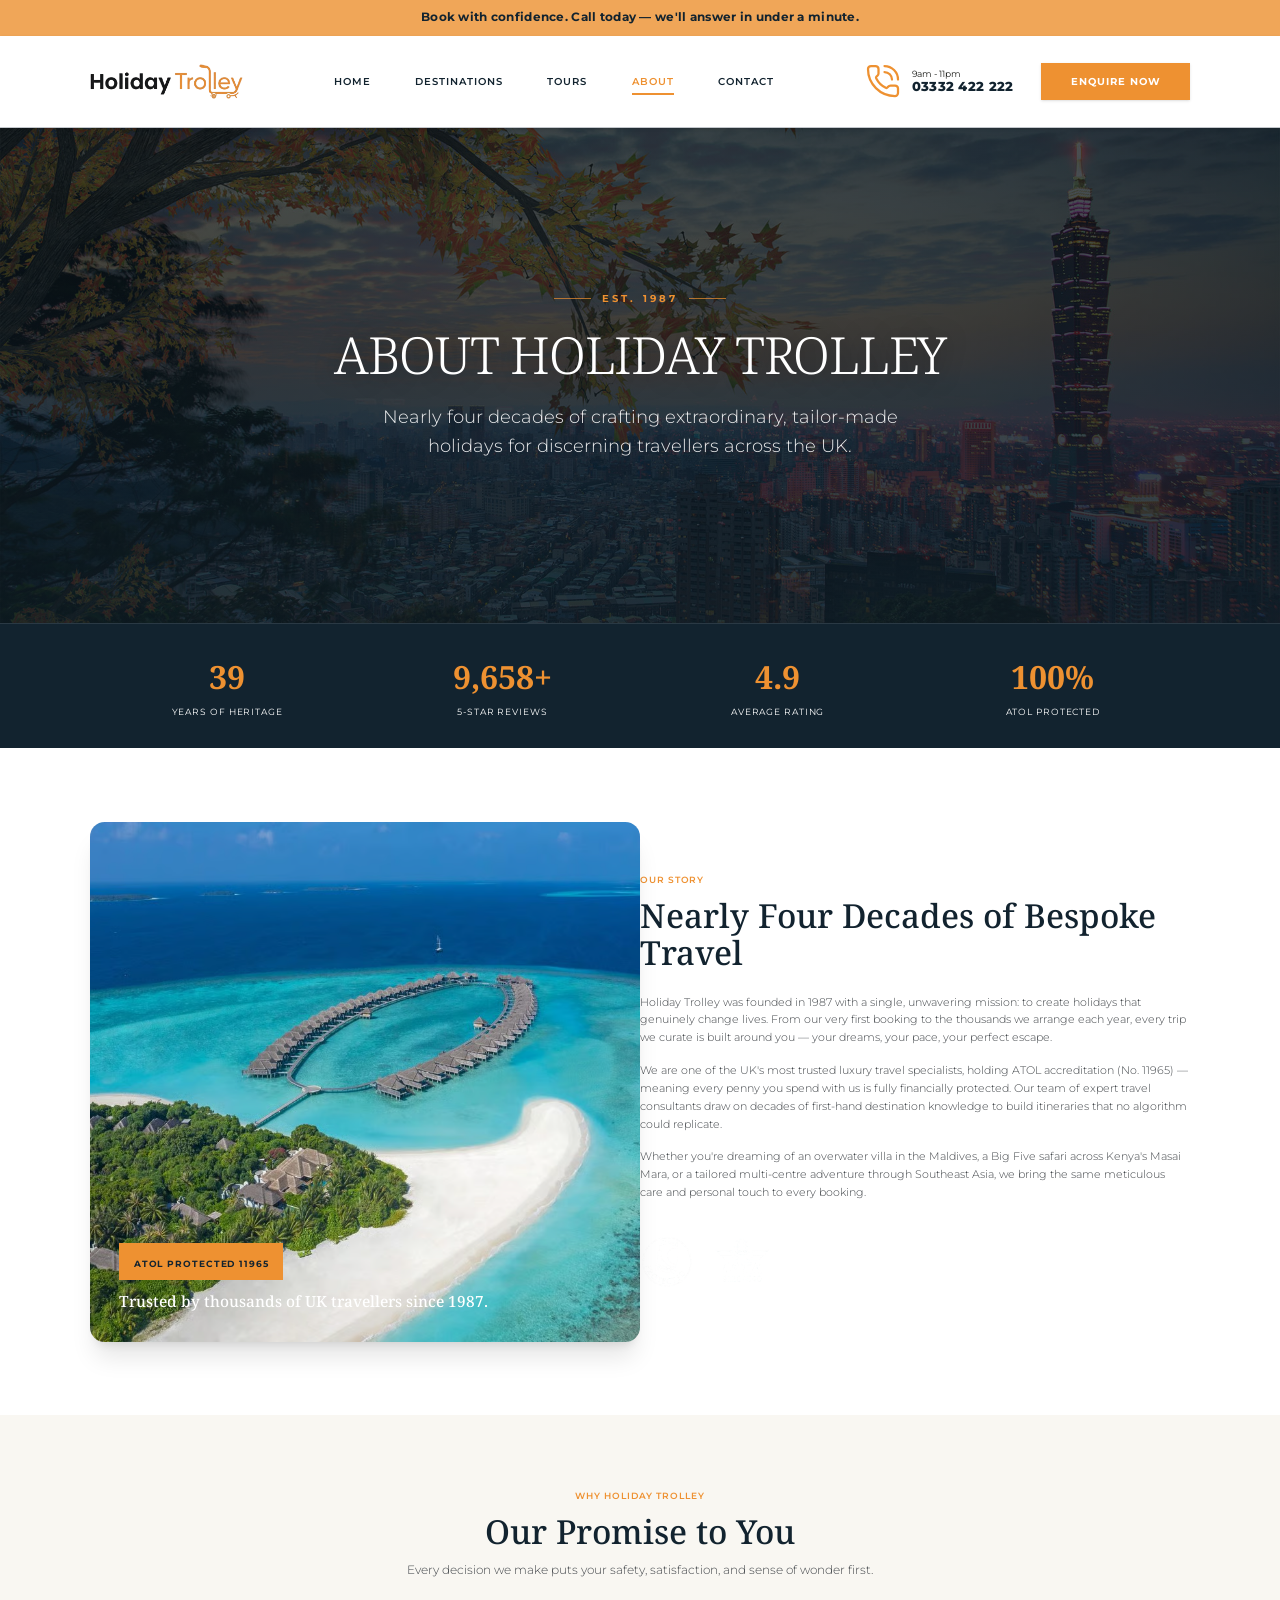
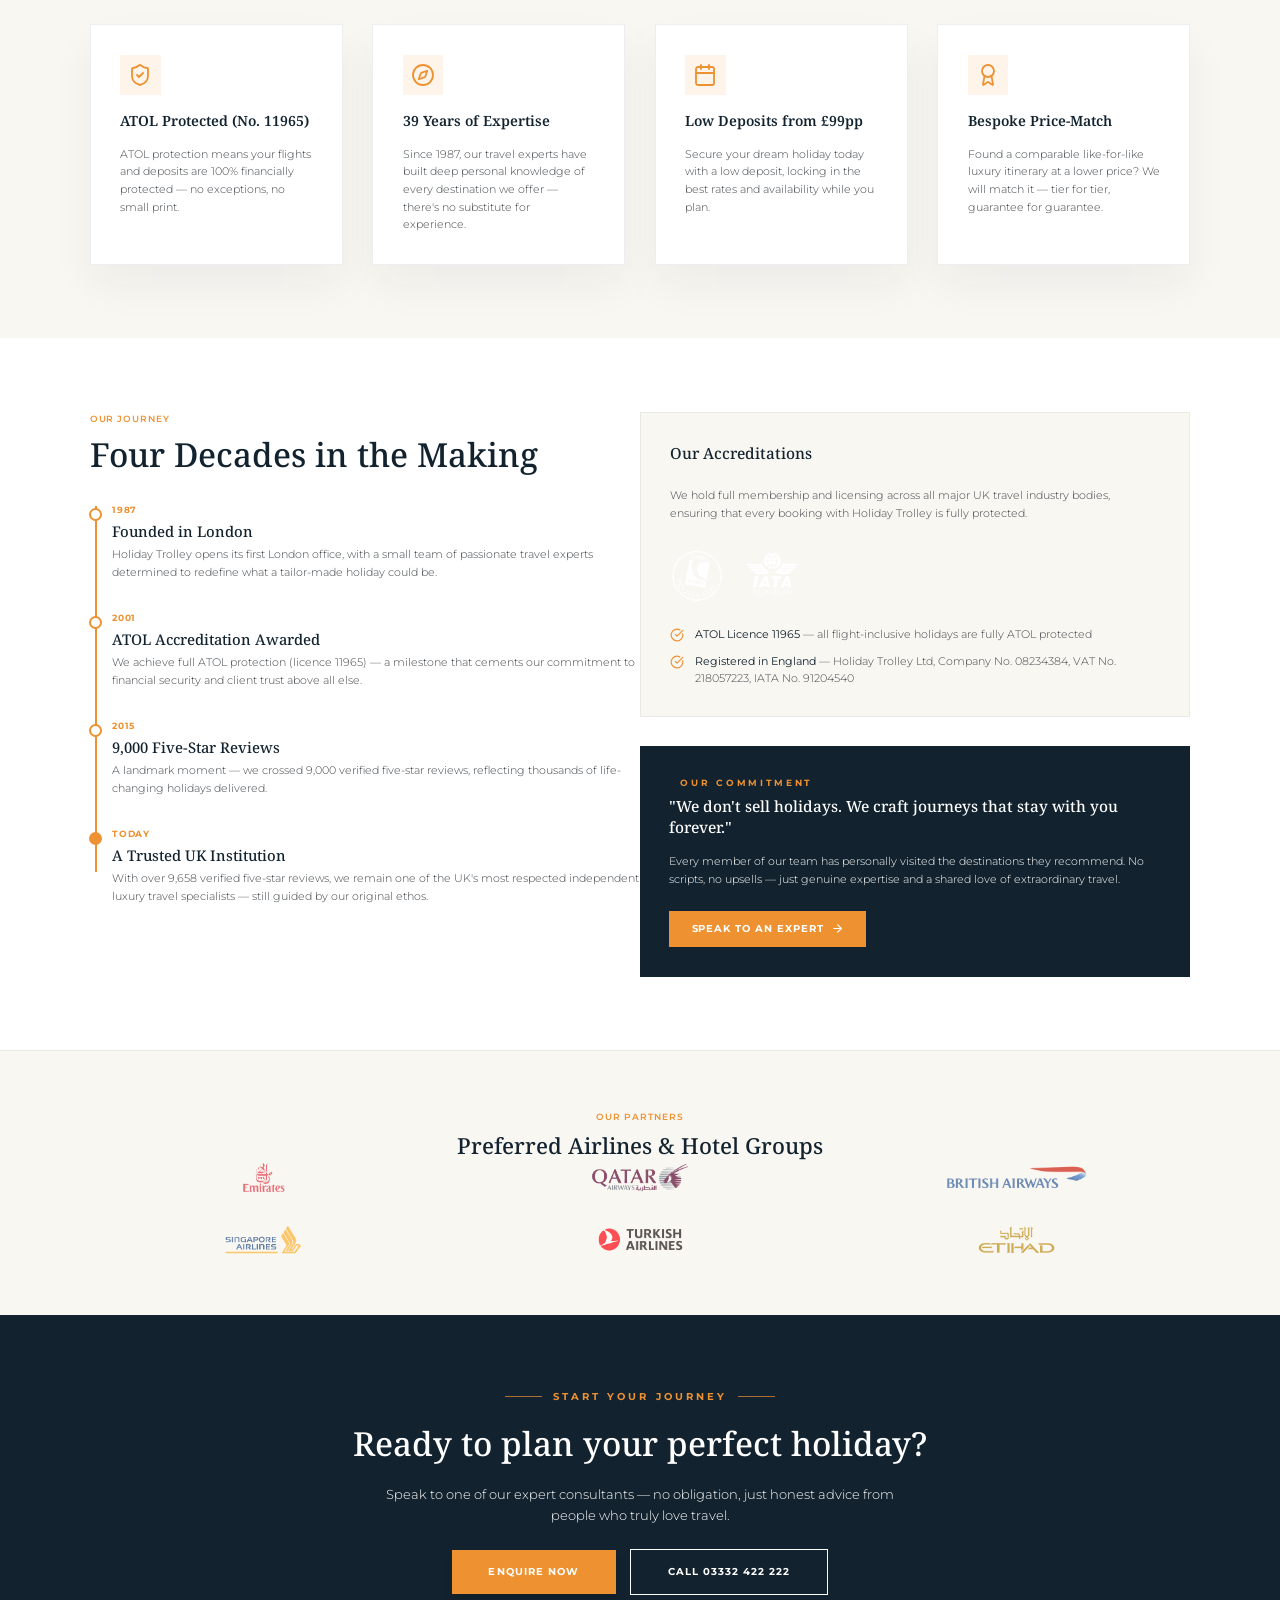
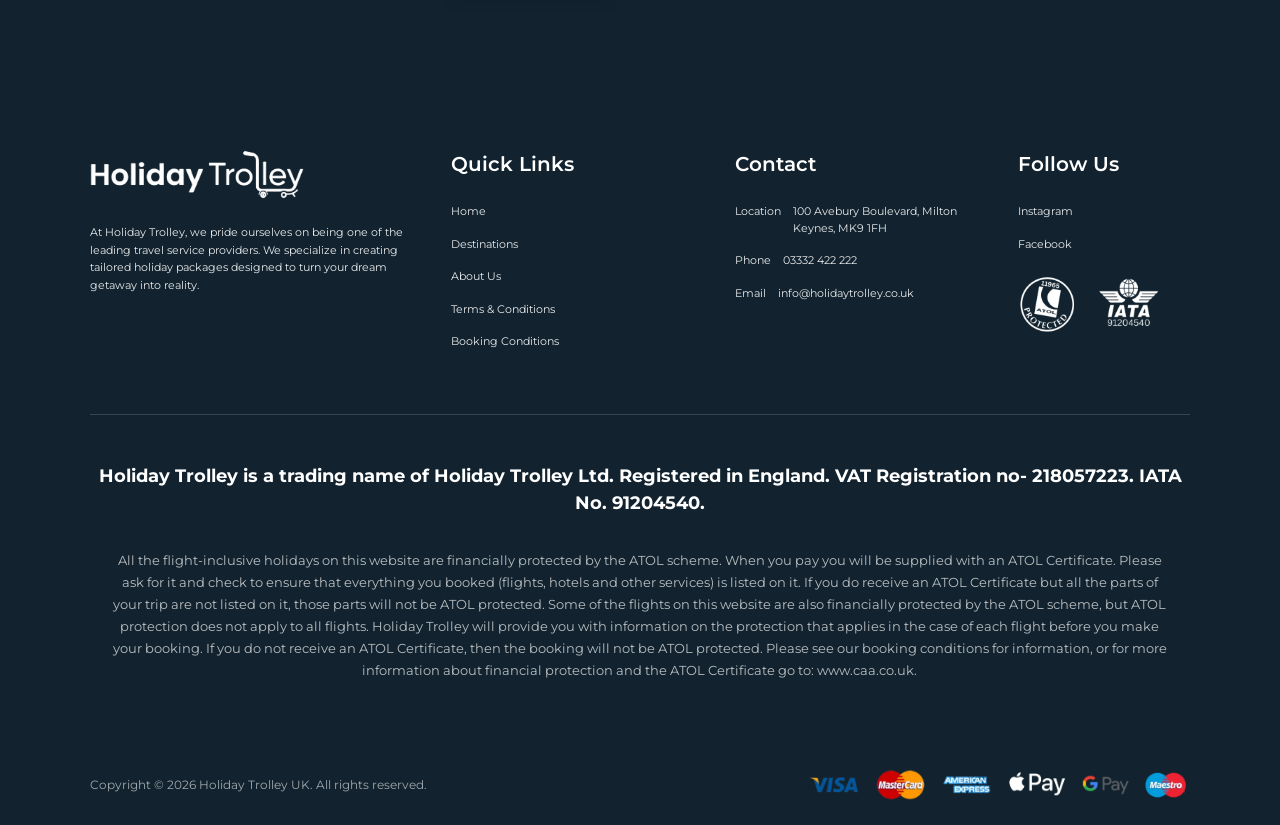
<file: about.html>
﻿<!doctype html>
<html lang="en">

<head>
  <meta charset="UTF-8" />
  <meta name="viewport" content="width=device-width, initial-scale=1.0" />
  <link rel="icon" type="image/png" href="Assets/favicon.png" />
  <title>About Us — Holiday Trolley</title>
  <link rel="preconnect" href="https://fonts.googleapis.com" />
  <link rel="preconnect" href="https://fonts.gstatic.com" crossorigin />
  <link
    href="https://fonts.googleapis.com/css2?family=Montserrat:wght@400;500;600;700&family=Noto+Serif:wght@500;600;700&display=swap"
    rel="stylesheet" />
  <link rel="stylesheet" href="styles.css" />
</head>

<body>
  <div id="root">
    <div class="min-h-screen flex flex-col justify-between bg-surface selection:bg-gold-accent selection:text-deep-navy">

      <!-- Top bar -->
      <div class="w-full bg-gold-accent/80 py-2.5 px-4 text-center shrink-0">
        <p class="text-[#12232F] font-bold text-[0.9vw] tracking-wide">Book with confidence. Call today — we'll answer
          in under a minute.</p>
      </div>

      <!-- Header -->
      <header
        class="sticky top-0 z-50 transition-all duration-300 border-b py-[3vh] bg-pure-white shadow-sm py-5 border-outline-variant"
        id="main-header">
        <div
          class="flex justify-between items-center px-margin-mobile md:px-margin-desktop max-w-container-max mx-auto">
          <a class="flex items-center" href="index.html"><img alt="Holiday Trolley"
              class="w-[12vw] md:w-[12vw] w-auto object-contain" src="Assets/Logo.webp" /></a>
          <nav class="hidden lg:flex gap-12 items-center">
            <a href="index.html"
              class="text-deep-navy hover:text-gold-accent transition-colors duration-300 font-sans text-[0.8vw] tracking-widest uppercase font-semibold">Home</a>
            <a href="destinations.html"
              class="text-deep-navy hover:text-gold-accent transition-colors duration-300 font-sans text-[0.8vw] tracking-widest uppercase font-semibold">Destinations</a>
            <a href="https://holidaytrolley.co.uk/wp/tour/"
              class="text-deep-navy hover:text-gold-accent transition-colors duration-300 font-sans text-[0.8vw] tracking-widest uppercase font-semibold">Tours</a>
            <a href="about.html"
              class="text-gold-accent font-semibold relative after:absolute after:bottom-[-6px] after:left-0 after:w-full after:h-[2px] after:bg-gold-accent font-sans text-[0.8vw] tracking-widest uppercase">About</a>
            <a href="contact.html"
              class="text-deep-navy hover:text-gold-accent transition-colors duration-300 font-sans text-[0.8vw] tracking-widest uppercase font-semibold">Contact</a>
          </nav>
          <div class="flex items-center gap-4">
            <div class="hidden xl:flex items-center"><a class="flex items-center gap-3 group"
                href="tel:03332422222"><svg aria-hidden="true"
                  class="lucide lucide-phone-call text-[#EE9131] group-hover:text-[#EE9131] transition-colors shrink-0"
                  fill="none" height="36" stroke="currentColor" stroke-linecap="round" stroke-linejoin="round"
                  stroke-width="1.5" viewbox="0 0 24 24" width="36" xmlns="http://www.w3.org/2000/svg">
                  <path d="M13 2a9 9 0 0 1 9 9"></path>
                  <path d="M13 6a5 5 0 0 1 5 5"></path>
                  <path
                    d="M13.832 16.568a1 1 0 0 0 1.213-.303l.355-.465A2 2 0 0 1 17 15h3a2 2 0 0 1 2 2v3a2 2 0 0 1-2 2A18 18 0 0 1 2 4a2 2 0 0 1 2-2h3a2 2 0 0 1 2 2v3a2 2 0 0 1-.8 1.6l-.468.351a1 1 0 0 0-.292 1.233 14 14 0 0 0 6.392 6.384">
                  </path>
                </svg>
                <div class="flex flex-col leading-tight"><span class="text-deep-navy/50 text-[0.7vw]">9am -
                    11pm</span><span
                    class="text-deep-navy font-extrabold text-[1vw] tracking-wide group-hover:text-gold-accent transition-colors">03332 422 222</span></div>
              </a></div>
            <div class="flex gap-2 ml-[1vw]"><a href="contact.html"
                class="bg-gold-accent text-pure-white px-8 py-3 font-sans text-[0.8vw] tracking-widest uppercase font-bold hover:bg-gold-hover transition-all duration-300 shadow-sm">Enquire
                Now</a></div>
            <button aria-label="Open navigation menu"
              class="lg:hidden p-2 text-deep-navy hover:text-gold-accent transition-colors"><svg aria-hidden="true"
                class="lucide lucide-menu" fill="none" height="24" stroke="currentColor" stroke-linecap="round"
                stroke-linejoin="round" stroke-width="2" viewbox="0 0 24 24" width="24"
                xmlns="http://www.w3.org/2000/svg">
                <path d="M4 5h16"></path>
                <path d="M4 12h16"></path>
                <path d="M4 19h16"></path>
              </svg></button>
          </div>
        </div>
        <!-- Mobile menu -->
        <div
          class="lg:hidden absolute top-full left-0 w-full bg-pure-white border-b border-outline-variant shadow-xl p-6 transition-all duration-300 animate-fadeIn"
          id="mobile-menu" style="display:none">
          <div class="flex flex-col gap-4">
            <a href="index.html"
              class="text-left text-deep-navy font-serif text-lg py-2 border-b border-slate-100">Home</a>
            <a href="destinations.html"
              class="text-left text-deep-navy font-serif text-lg py-2 border-b border-slate-100">Destinations</a>
            <a href="https://holidaytrolley.co.uk/wp/tour/" class="text-left text-deep-navy font-serif text-lg py-2 border-b border-slate-100">Tours</a>
            <a href="about.html"
              class="text-left text-gold-accent font-serif text-lg py-2 border-b border-slate-100">About</a>
            <a href="contact.html"
              class="text-left text-deep-navy font-serif text-lg py-2 border-b border-slate-100">Contact</a>
            <div class="flex flex-col gap-3 pt-4"><a
                class="flex items-center gap-2 text-deep-navy font-bold py-2 justify-center border border-slate-200"
                href="tel:03332422222">Call 03332 422 222</a><a href="contact.html"
                class="w-full bg-gold-accent text-pure-white py-3 font-sans text-xs tracking-widest uppercase font-bold text-center block">Start
                Bespoke Enquiry</a></div>
          </div>
        </div>
      </header>

      <!-- Hero -->
      <section class="relative bg-deep-navy overflow-hidden" style="height: 55vh; min-height: 360px;">
        <img src="Assets/Hero Imgs/Malaysia-Hero.jpg" alt="About Holiday Trolley"
          class="absolute inset-0 w-full h-full object-cover select-none"
          style="filter: brightness(0.42);" />
        <div class="absolute inset-0 hero-gradient"></div>
        <div class="absolute inset-0 flex flex-col justify-center items-center text-center px-6">
          <div class="max-w-3xl space-y-6">
            <div class="flex items-center justify-center gap-3">
              <span class="block w-10 h-px bg-gold-accent/70"></span>
              <span class="text-[0.8vw] font-bold text-gold-accent tracking-[0.3em] uppercase">Est. 1987</span>
              <span class="block w-10 h-px bg-gold-accent/70"></span>
            </div>
            <h1
              class="text-[4vw] md:text-[4vw] font-serif text-pure-white leading-none font-light uppercase tracking-tight"
              style="text-shadow: rgba(0,0,0,0.45) 0px 2px 24px;">About Holiday Trolley</h1>
            <p class="text-[1.4vw] text-pure-white/90 max-w-xl mx-auto font-sans font-light leading-relaxed">Nearly
              four decades of crafting extraordinary, tailor-made holidays for discerning travellers across the UK.</p>
          </div>
        </div>
      </section>

      <!-- Stats bar -->
      <section class="bg-deep-navy border-t border-white/10 text-pure-white">
        <div
          class="px-margin-mobile md:px-margin-desktop max-w-container-max mx-auto grid grid-cols-2 lg:grid-cols-4 gap-0">
          <div class="py-8 px-6 text-center border-r border-white/10">
            <p class="font-serif text-gold-accent font-bold" style="font-size: 2.5vw;">39</p>
            <p class="text-pure-white/70 font-sans uppercase tracking-widest text-[0.7vw] mt-1">Years of Heritage</p>
          </div>
          <div class="py-8 px-6 text-center border-r border-white/10">
            <p class="font-serif text-gold-accent font-bold" style="font-size: 2.5vw;">9,658+</p>
            <p class="text-pure-white/70 font-sans uppercase tracking-widest text-[0.7vw] mt-1">5-Star Reviews</p>
          </div>
          <div class="py-8 px-6 text-center border-r border-white/10">
            <p class="font-serif text-gold-accent font-bold" style="font-size: 2.5vw;">4.9</p>
            <p class="text-pure-white/70 font-sans uppercase tracking-widest text-[0.7vw] mt-1">Average Rating</p>
          </div>
          <div class="py-8 px-6 text-center">
            <p class="font-serif text-gold-accent font-bold" style="font-size: 2.5vw;">100%</p>
            <p class="text-pure-white/70 font-sans uppercase tracking-widest text-[0.7vw] mt-1">ATOL Protected</p>
          </div>
        </div>
      </section>

      <!-- Our Story -->
      <section class="py-20 bg-pure-white">
        <div class="px-margin-mobile md:px-margin-desktop max-w-container-max mx-auto">
          <div class="grid grid-cols-1 md:grid-cols-2 gap-16 items-center">
            <!-- Image -->
            <div class="relative overflow-hidden rounded-2xl shadow-xl" style="height: 520px;">
              <img src="Assets/Destinations/Maldives.avif" alt="Luxury Travel"
                class="absolute inset-0 w-full h-full object-cover" />
              <div class="absolute inset-0 bg-gradient-to-t from-deep-navy/80 via-transparent to-transparent"></div>
              <div class="absolute bottom-0 left-0 right-0 p-8">
                <div class="bg-gold-accent inline-block px-4 py-2 mb-3">
                  <span class="text-deep-navy font-bold font-sans uppercase tracking-widest text-[0.7vw]">ATOL
                    Protected 11965</span>
                </div>
                <p class="text-pure-white font-serif text-[1.2vw] font-medium leading-snug">Trusted by thousands of UK
                  travellers since 1987.</p>
              </div>
            </div>
            <!-- Text -->
            <div class="space-y-6">
              <div class="space-y-3">
                <span
                  class="text-[0.625rem] font-semibold text-gold-accent uppercase tracking-widest block">Our Story</span>
                <h2 class="text-3xl md:text-4xl font-serif text-deep-navy font-medium">Nearly Four Decades of Bespoke
                  Travel</h2>
              </div>
              <div class="space-y-4 text-[0.9vw] text-on-surface-variant leading-relaxed font-light">
                <p>Holiday Trolley was founded in 1987 with a single, unwavering mission: to create holidays that
                  genuinely change lives. From our very first booking to the thousands we arrange each year, every trip
                  we curate is built around you — your dreams, your pace, your perfect escape.</p>
                <p>We are one of the UK's most trusted luxury travel specialists, holding ATOL accreditation (No. 11965) — meaning every penny you spend with us is fully financially protected. Our team of
                  expert travel consultants draw on decades of first-hand destination knowledge to build itineraries
                  that no algorithm could replicate.</p>
                <p>Whether you're dreaming of an overwater villa in the Maldives, a Big Five safari across Kenya's
                  Masai Mara, or a tailored multi-centre adventure through Southeast Asia, we bring the same meticulous
                  care and personal touch to every booking.</p>
              </div>
              <div class="flex items-center gap-4 pt-2">
                <img src="Assets/ATOL-&-IATA.png" alt="ATOL & IATA" class="h-16 w-auto object-contain" />
              </div>
            </div>
          </div>
        </div>
      </section>

      <!-- Why Choose Us -->
      <section class="py-20 bg-soft-cream">
        <div class="px-margin-mobile md:px-margin-desktop max-w-container-max mx-auto space-y-12">
          <div class="text-center space-y-3">
            <span
              class="text-[0.625rem] font-semibold text-gold-accent uppercase tracking-widest block">Why Holiday
              Trolley</span>
            <h2 class="text-3xl md:text-4xl font-serif text-deep-navy font-medium">Our Promise to You</h2>
            <p class="text-[0.9vw] text-on-surface-variant max-w-xl mx-auto font-light leading-relaxed">Every decision
              we make puts your safety, satisfaction, and sense of wonder first.</p>
          </div>

          <div class="grid grid-cols-1 sm:grid-cols-2 lg:grid-cols-4 gap-8">
            <!-- Card 1 -->
            <div class="bg-pure-white p-8 space-y-4 border border-outline-variant/30 card-shadow">
              <div class="w-11 h-11 bg-gold-accent/10 flex items-center justify-center">
                <svg class="text-gold-accent" fill="none" height="24" stroke="currentColor" stroke-linecap="round"
                  stroke-linejoin="round" stroke-width="1.8" viewbox="0 0 24 24" width="24"
                  xmlns="http://www.w3.org/2000/svg">
                  <path
                    d="M20 13c0 5-3.5 7.5-7.66 8.95a1 1 0 0 1-.67-.01C7.5 20.5 4 18 4 13V6a1 1 0 0 1 1-1c2 0 4.5-1.2 6.24-2.72a1.17 1.17 0 0 1 1.52 0C14.51 3.81 17 5 19 5a1 1 0 0 1 1 1z">
                  </path>
                  <path d="m9 12 2 2 4-4"></path>
                </svg>
              </div>
              <h3 class="font-serif font-semibold text-deep-navy text-[1.1vw]">ATOL Protected (No. 11965)</h3>
              <p class="text-[0.85vw] text-on-surface-variant leading-relaxed font-light">ATOL protection means your
                flights and deposits are 100% financially protected — no exceptions, no small print.</p>
            </div>
            <!-- Card 2 -->
            <div class="bg-pure-white p-8 space-y-4 border border-outline-variant/30 card-shadow">
              <div class="w-11 h-11 bg-gold-accent/10 flex items-center justify-center">
                <svg class="text-gold-accent" fill="none" height="24" stroke="currentColor" stroke-linecap="round"
                  stroke-linejoin="round" stroke-width="1.8" viewbox="0 0 24 24" width="24"
                  xmlns="http://www.w3.org/2000/svg">
                  <circle cx="12" cy="12" r="10"></circle>
                  <path d="m16.24 7.76-1.804 5.411a2 2 0 0 1-1.265 1.265L7.76 16.24l1.804-5.411a2 2 0 0 1 1.265-1.265z">
                  </path>
                </svg>
              </div>
              <h3 class="font-serif font-semibold text-deep-navy text-[1.1vw]">39 Years of Expertise</h3>
              <p class="text-[0.85vw] text-on-surface-variant leading-relaxed font-light">Since 1987, our travel
                experts have built deep personal knowledge of every destination we offer — there's no substitute for
                experience.</p>
            </div>
            <!-- Card 3 -->
            <div class="bg-pure-white p-8 space-y-4 border border-outline-variant/30 card-shadow">
              <div class="w-11 h-11 bg-gold-accent/10 flex items-center justify-center">
                <svg class="text-gold-accent" fill="none" height="24" stroke="currentColor" stroke-linecap="round"
                  stroke-linejoin="round" stroke-width="1.8" viewbox="0 0 24 24" width="24"
                  xmlns="http://www.w3.org/2000/svg">
                  <path d="M8 2v4"></path>
                  <path d="M16 2v4"></path>
                  <rect height="18" rx="2" width="18" x="3" y="4"></rect>
                  <path d="M3 10h18"></path>
                </svg>
              </div>
              <h3 class="font-serif font-semibold text-deep-navy text-[1.1vw]">Low Deposits from £99pp</h3>
              <p class="text-[0.85vw] text-on-surface-variant leading-relaxed font-light">Secure your dream holiday
                today with a low deposit, locking in the best rates and availability while you plan.</p>
            </div>
            <!-- Card 4 -->
            <div class="bg-pure-white p-8 space-y-4 border border-outline-variant/30 card-shadow">
              <div class="w-11 h-11 bg-gold-accent/10 flex items-center justify-center">
                <svg class="text-gold-accent" fill="none" height="24" stroke="currentColor" stroke-linecap="round"
                  stroke-linejoin="round" stroke-width="1.8" viewbox="0 0 24 24" width="24"
                  xmlns="http://www.w3.org/2000/svg">
                  <path
                    d="m15.477 12.89 1.515 8.526a.5.5 0 0 1-.81.47l-3.58-2.687a1 1 0 0 0-1.197 0l-3.586 2.686a.5.5 0 0 1-.81-.469l1.514-8.526">
                  </path>
                  <circle cx="12" cy="8" r="6"></circle>
                </svg>
              </div>
              <h3 class="font-serif font-semibold text-deep-navy text-[1.1vw]">Bespoke Price-Match</h3>
              <p class="text-[0.85vw] text-on-surface-variant leading-relaxed font-light">Found a comparable
                like-for-like luxury itinerary at a lower price? We will match it — tier for tier, guarantee for
                guarantee.</p>
            </div>
          </div>
        </div>
      </section>

      <!-- Our Values / Timeline -->
      <section class="py-20 bg-pure-white">
        <div class="px-margin-mobile md:px-margin-desktop max-w-container-max mx-auto">
          <div class="grid grid-cols-1 md:grid-cols-2 gap-16 items-start">
            <div class="space-y-8">
              <div class="space-y-3">
                <span
                  class="text-[0.625rem] font-semibold text-gold-accent uppercase tracking-widest block">Our
                  Journey</span>
                <h2 class="text-3xl md:text-4xl font-serif text-deep-navy font-medium">Four Decades in the Making</h2>
              </div>
              <!-- Timeline -->
              <div class="relative pl-6 space-y-8">
                <div class="absolute left-1.5 top-1 bottom-1 w-0.5 bg-gold-accent"></div>

                <div class="relative">
                  <div
                    class="absolute -left-[23px] top-1.5 w-3.5 h-3.5 bg-pure-white rounded-full border-2 border-gold-accent">
                  </div>
                  <div class="space-y-1">
                    <span
                      class="text-[0.625rem] font-bold text-gold-accent font-sans uppercase tracking-widest block">1987</span>
                    <h3 class="font-serif text-base text-deep-navy font-medium">Founded in London</h3>
                    <p class="text-[0.85vw] text-on-surface-variant leading-relaxed font-light">Holiday Trolley opens
                      its first London office, with a small team of passionate travel experts determined to redefine
                      what a tailor-made holiday could be.</p>
                  </div>
                </div>

                <div class="relative">
                  <div
                    class="absolute -left-[23px] top-1.5 w-3.5 h-3.5 bg-pure-white rounded-full border-2 border-gold-accent">
                  </div>
                  <div class="space-y-1">
                    <span
                      class="text-[0.625rem] font-bold text-gold-accent font-sans uppercase tracking-widest block">2001</span>
                    <h3 class="font-serif text-base text-deep-navy font-medium">ATOL Accreditation Awarded</h3>
                    <p class="text-[0.85vw] text-on-surface-variant leading-relaxed font-light">We achieve full ATOL
                      protection (licence 11965) — a milestone that cements our commitment to financial security and
                      client trust above all else.</p>
                  </div>
                </div>

                <div class="relative">
                  <div
                    class="absolute -left-[23px] top-1.5 w-3.5 h-3.5 bg-pure-white rounded-full border-2 border-gold-accent">
                  </div>
                  <div class="space-y-1">
                    <span
                      class="text-[0.625rem] font-bold text-gold-accent font-sans uppercase tracking-widest block">2015</span>
                    <h3 class="font-serif text-base text-deep-navy font-medium">9,000 Five-Star Reviews</h3>
                    <p class="text-[0.85vw] text-on-surface-variant leading-relaxed font-light">A landmark moment —
                      we crossed 9,000 verified five-star reviews, reflecting thousands of
                      life-changing holidays delivered.</p>
                  </div>
                </div>

                <div class="relative">
                  <div
                    class="absolute -left-[23px] top-1.5 w-3.5 h-3.5 bg-gold-accent rounded-full border-2 border-gold-accent">
                  </div>
                  <div class="space-y-1">
                    <span
                      class="text-[0.625rem] font-bold text-gold-accent font-sans uppercase tracking-widest block">Today</span>
                    <h3 class="font-serif text-base text-deep-navy font-medium">A Trusted UK Institution</h3>
                    <p class="text-[0.85vw] text-on-surface-variant leading-relaxed font-light">With over 9,658 verified five-star reviews, we remain one of the UK's most respected independent luxury travel
                      specialists — still guided by our original ethos.</p>
                  </div>
                </div>
              </div>
            </div>

            <!-- Right column: Accreditations + Team promise -->
            <div class="space-y-8">
              <!-- Accreditations -->
              <div class="bg-soft-cream border border-outline-variant/30 p-8 space-y-6">
                <h3 class="font-serif text-deep-navy font-medium text-[1.2vw]">Our Accreditations</h3>
                <p class="text-[0.85vw] text-on-surface-variant leading-relaxed font-light">We hold full membership
                  and licensing across all major UK travel industry bodies, ensuring that every booking with Holiday
                  Trolley is fully protected.</p>
                <div class="flex items-center gap-6 flex-wrap">
                  <img src="Assets/ATOL-&-IATA.png" alt="ATOL & IATA Protected" class="h-16 w-auto object-contain" />
                </div>
                <ul class="space-y-3 text-[0.85vw] text-on-surface-variant font-light">
                  <li class="flex gap-3 items-start">
                    <svg class="text-gold-accent shrink-0 mt-0.5" fill="none" height="14" stroke="currentColor"
                      stroke-linecap="round" stroke-linejoin="round" stroke-width="2" viewbox="0 0 24 24" width="14"
                      xmlns="http://www.w3.org/2000/svg">
                      <path d="M21.801 10A10 10 0 1 1 17 3.335"></path>
                      <path d="m9 11 3 3L22 4"></path>
                    </svg>
                    <span><strong class="text-deep-navy">ATOL Licence 11965</strong> — all flight-inclusive holidays are
                      fully ATOL protected</span>
                  </li>
                  <li class="flex gap-3 items-start">
                    <svg class="text-gold-accent shrink-0 mt-0.5" fill="none" height="14" stroke="currentColor"
                      stroke-linecap="round" stroke-linejoin="round" stroke-width="2" viewbox="0 0 24 24" width="14"
                      xmlns="http://www.w3.org/2000/svg">
                      <path d="M21.801 10A10 10 0 1 1 17 3.335"></path>
                      <path d="m9 11 3 3L22 4"></path>
                    </svg>
                    <span><strong class="text-deep-navy">Registered in England</strong> — Holiday Trolley Ltd, Company
                      No. 08234384, VAT No. 218057223, IATA No. 91204540</span>
                  </li>
                </ul>
              </div>
              <!-- Our team promise -->
              <div class="bg-deep-navy p-8 space-y-4 text-pure-white">
                <div class="flex items-center gap-3 mb-2">
                  <span class="block w-8 h-px bg-gold-accent/70"></span>
                  <span class="text-[0.7vw] font-bold text-gold-accent tracking-[0.3em] uppercase">Our Commitment</span>
                </div>
                <h3 class="font-serif text-pure-white font-medium text-[1.2vw] leading-snug">"We don't sell holidays.
                  We craft journeys that stay with you forever."</h3>
                <p class="text-pure-white/70 text-[0.85vw] leading-relaxed font-light">Every member of our team has
                  personally visited the destinations they recommend. No scripts, no upsells — just genuine expertise
                  and a shared love of extraordinary travel.</p>
                <a href="contact.html"
                  class="inline-flex items-center gap-2 bg-gold-accent text-pure-white px-6 py-3 font-sans text-[0.75vw] tracking-widest uppercase font-bold hover:bg-gold-hover transition-all duration-300 mt-2">
                  Speak to an Expert
                  <svg fill="none" height="13" stroke="currentColor" stroke-linecap="round" stroke-linejoin="round"
                    stroke-width="2" viewbox="0 0 24 24" width="13" xmlns="http://www.w3.org/2000/svg">
                    <path d="M5 12h14"></path>
                    <path d="m12 5 7 7-7 7"></path>
                  </svg>
                </a>
              </div>
            </div>
          </div>
        </div>
      </section>

      <!-- Trusted Partners -->
      <section class="py-16 bg-soft-cream border-t border-outline-variant/30">
        <div class="px-margin-mobile md:px-margin-desktop max-w-container-max mx-auto space-y-10">
          <div class="text-center space-y-2">
            <span class="text-[0.625rem] font-semibold text-gold-accent uppercase tracking-widest block">Our
              Partners</span>
            <h2 class="text-2xl font-serif text-deep-navy font-medium">Preferred Airlines &amp; Hotel Groups</h2>
          </div>
          <div class="grid grid-cols-3 md:grid-cols-6 gap-8 items-center opacity-70">
            <img src="Assets/Airlines/emirates_logo_e0645eedaf.png" alt="Emirates" class="w-full object-contain h-9" />
            <img src="Assets/Airlines/qatar_airlines_logo_4b806b7da4.png" alt="Qatar Airways"
              class="w-full object-contain h-9" />
            <img src="Assets/Airlines/british_airways_logo_3782351f99.png" alt="British Airways"
              class="w-full object-contain h-9" />
            <img src="Assets/Airlines/singapore_airlines_logo_e8b86222af.png" alt="Singapore Airlines"
              class="w-full object-contain h-9" />
            <img src="Assets/Airlines/turkish_airlines_logo_439238dd02.png" alt="Turkish Airlines"
              class="w-full object-contain h-9" />
            <img src="Assets/Airlines/etihad_logo_2aa3a6f875.png" alt="Etihad" class="w-full object-contain h-9" />
          </div>
        </div>
      </section>

      <!-- CTA -->
      <section class="py-20 bg-deep-navy text-center text-pure-white">
        <div class="px-margin-mobile md:px-margin-desktop max-w-container-max mx-auto space-y-6">
          <div class="flex items-center justify-center gap-3">
            <span class="block w-10 h-px bg-gold-accent/70"></span>
            <span class="text-[0.8vw] font-bold text-gold-accent tracking-[0.3em] uppercase">Start Your Journey</span>
            <span class="block w-10 h-px bg-gold-accent/70"></span>
          </div>
          <h2 class="text-3xl md:text-4xl font-serif text-pure-white font-medium">Ready to plan your perfect holiday?
          </h2>
          <p class="text-[1vw] text-pure-white/70 max-w-xl mx-auto font-light leading-relaxed">Speak to one of our
            expert consultants — no obligation, just honest advice from people who truly love travel.</p>
          <div class="flex items-center justify-center gap-4 flex-wrap">
            <a href="contact.html"
              class="bg-gold-accent text-pure-white px-10 py-4 font-sans text-[0.8vw] tracking-widest uppercase font-bold hover:bg-gold-hover transition-all duration-300 shadow-lg inline-block">Enquire
              Now</a>
            <a href="tel:03332422222"
              class="border border-pure-white/40 text-pure-white px-10 py-4 font-sans text-[0.8vw] tracking-widest uppercase font-bold hover:border-gold-accent hover:text-gold-accent transition-all duration-300 inline-block">Call
              03332 422 222</a>
          </div>
        </div>
      </section>

      <!-- Footer -->
      <footer id="footer">
        <div class="wrap max-w-container-max mx-auto">
          <div class="foot-grid">
            <div class="foot-col">
              <img class="foot-logo" src="Assets/Logo.webp" alt="Holiday Trolley">
              <p>At Holiday Trolley, we pride ourselves on being one of the leading travel service providers. We
                specialize in creating tailored holiday packages designed to turn your dream getaway into reality.</p>
            </div>
            <div class="foot-col">
              <h4>Quick Links</h4>
              <ul>
                <li><a href="index.html">Home</a></li>
                <li><a href="destinations.html">Destinations</a></li>
                <li><a href="about.html">About Us</a></li>
                <li><a href="https://holidaytrolley.co.uk/wp/">Terms &amp; Conditions</a></li>
                <li><a href="https://holidaytrolley.co.uk/wp/">Booking Conditions</a></li>
              </ul>
            </div>
            <div class="foot-col">
              <h4>Contact</h4>
              <ul>
                <li class="row"><span>Location</span><span>100 Avebury Boulevard, Milton Keynes, MK9 1FH</span></li>
                <li class="row"><span>Phone</span><a href="tel:03332422222">03332 422 222</a></li>
                <li class="row"><span>Email</span><a
                    href="mailto:info@holidaytrolley.co.uk">info@holidaytrolley.co.uk</a></li>
              </ul>
            </div>
            <div class="foot-col">
              <h4>Follow Us</h4>
              <ul style="margin-bottom:32px">
                <li><a href="#">Instagram</a></li>
                <li><a href="#">Facebook</a></li>
              </ul>
              <img class="atol-badge" src="Assets/ATOL-&-IATA.png" alt="ATOL & IATA Protected">
            </div>
          </div>
          <div class="legal">
            <h5>Holiday Trolley is a trading name of Holiday Trolley Ltd. Registered in England. VAT Registration no-
              218057223. IATA No. 91204540.</h5>
            <p>All the flight-inclusive holidays on this website are financially protected by the ATOL scheme. When you
              pay you will be supplied with an ATOL Certificate. Please ask for it and check to ensure that everything
              you booked (flights, hotels and other services) is listed on it. If you do receive an ATOL Certificate but
              all the parts of your trip are not listed on it, those parts will not be ATOL protected. Some of the
              flights on this website are also financially protected by the ATOL scheme, but ATOL protection does not
              apply to all flights. Holiday Trolley will provide you with information on the protection that applies in
              the case of each flight before you make your booking. If you do not receive an ATOL Certificate, then the
              booking will not be ATOL protected. Please see our booking conditions for information, or for more
              information about financial protection and the ATOL Certificate go to: www.caa.co.uk.</p>
          </div>
        </div>
        <div class="botbar">
          <div class="wrap botbar-in">
            <p>Copyright &copy; 2026 Holiday Trolley UK. All rights reserved.</p>
            <div class="pays">
              <img src="Assets/Payment-Methods.webp" alt="Payment Methods">
            </div>
          </div>
        </div>
      </footer>

    </div>
  </div>

  <script>
    const menuBtn = document.querySelector('[aria-label="Open navigation menu"]');
    const mobileMenu = document.getElementById('mobile-menu');
    if (menuBtn && mobileMenu) {
      menuBtn.addEventListener('click', () => {
        mobileMenu.style.display = mobileMenu.style.display === 'none' ? 'block' : 'none';
      });
    }
  </script>
</body>

</html>
</file>
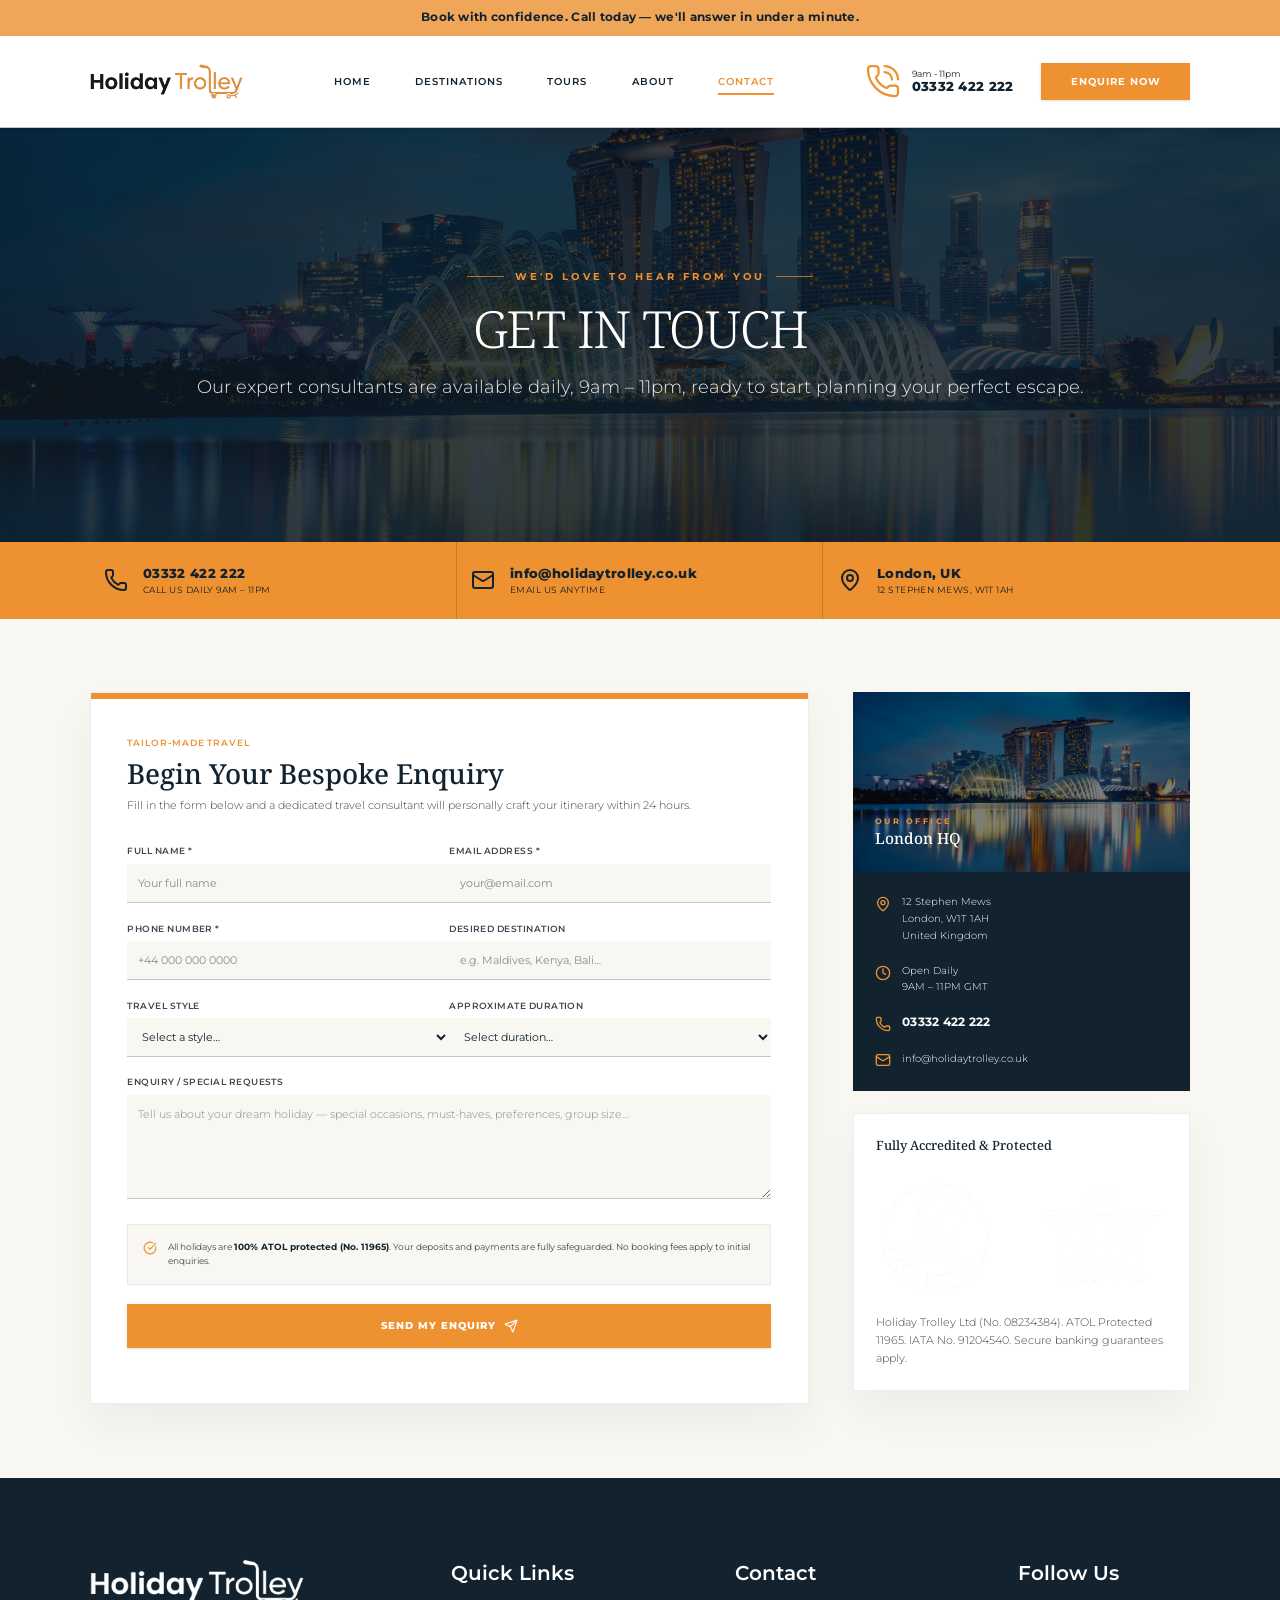
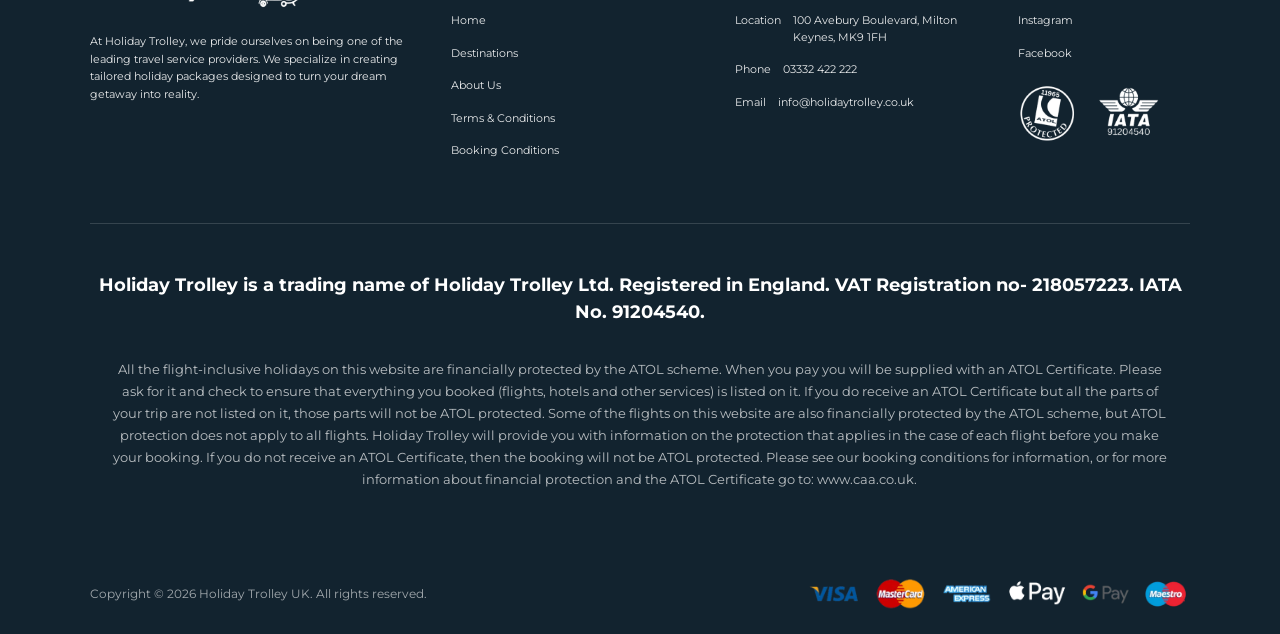
<file: contact.html>
﻿<!doctype html>
<html lang="en">

<head>
  <meta charset="UTF-8" />
  <meta name="viewport" content="width=device-width, initial-scale=1.0" />
  <link rel="icon" type="image/png" href="Assets/favicon.png" />
  <title>Contact Us — Holiday Trolley</title>
  <link rel="preconnect" href="https://fonts.googleapis.com" />
  <link rel="preconnect" href="https://fonts.gstatic.com" crossorigin />
  <link
    href="https://fonts.googleapis.com/css2?family=Montserrat:wght@400;500;600;700&family=Noto+Serif:wght@500;600;700&display=swap"
    rel="stylesheet" />
  <link rel="stylesheet" href="styles.css" />
</head>

<body>
  <div id="root">
    <div class="min-h-screen flex flex-col justify-between bg-surface selection:bg-gold-accent selection:text-deep-navy">

      <!-- Top bar -->
      <div class="w-full bg-gold-accent/80 py-2.5 px-4 text-center shrink-0">
        <p class="text-[#12232F] font-bold text-[0.9vw] tracking-wide">Book with confidence. Call today — we'll answer
          in under a minute.</p>
      </div>

      <!-- Header -->
      <header
        class="sticky top-0 z-50 transition-all duration-300 border-b py-[3vh] bg-pure-white shadow-sm py-5 border-outline-variant"
        id="main-header">
        <div
          class="flex justify-between items-center px-margin-mobile md:px-margin-desktop max-w-container-max mx-auto">
          <a class="flex items-center" href="index.html"><img alt="Holiday Trolley"
              class="w-[12vw] md:w-[12vw] w-auto object-contain" src="Assets/Logo.webp" /></a>
          <nav class="hidden lg:flex gap-12 items-center">
            <a href="index.html"
              class="text-deep-navy hover:text-gold-accent transition-colors duration-300 font-sans text-[0.8vw] tracking-widest uppercase font-semibold">Home</a>
            <a href="destinations.html"
              class="text-deep-navy hover:text-gold-accent transition-colors duration-300 font-sans text-[0.8vw] tracking-widest uppercase font-semibold">Destinations</a>
            <a href="https://holidaytrolley.co.uk/wp/tour/"
              class="text-deep-navy hover:text-gold-accent transition-colors duration-300 font-sans text-[0.8vw] tracking-widest uppercase font-semibold">Tours</a>
            <a href="about.html"
              class="text-deep-navy hover:text-gold-accent transition-colors duration-300 font-sans text-[0.8vw] tracking-widest uppercase font-semibold">About</a>
            <a href="contact.html"
              class="text-gold-accent font-semibold relative after:absolute after:bottom-[-6px] after:left-0 after:w-full after:h-[2px] after:bg-gold-accent font-sans text-[0.8vw] tracking-widest uppercase">Contact</a>
          </nav>
          <div class="flex items-center gap-4">
            <div class="hidden xl:flex items-center"><a class="flex items-center gap-3 group"
                href="tel:03332422222"><svg aria-hidden="true"
                  class="lucide lucide-phone-call text-[#EE9131] group-hover:text-[#EE9131] transition-colors shrink-0"
                  fill="none" height="36" stroke="currentColor" stroke-linecap="round" stroke-linejoin="round"
                  stroke-width="1.5" viewbox="0 0 24 24" width="36" xmlns="http://www.w3.org/2000/svg">
                  <path d="M13 2a9 9 0 0 1 9 9"></path>
                  <path d="M13 6a5 5 0 0 1 5 5"></path>
                  <path
                    d="M13.832 16.568a1 1 0 0 0 1.213-.303l.355-.465A2 2 0 0 1 17 15h3a2 2 0 0 1 2 2v3a2 2 0 0 1-2 2A18 18 0 0 1 2 4a2 2 0 0 1 2-2h3a2 2 0 0 1 2 2v3a2 2 0 0 1-.8 1.6l-.468.351a1 1 0 0 0-.292 1.233 14 14 0 0 0 6.392 6.384">
                  </path>
                </svg>
                <div class="flex flex-col leading-tight"><span class="text-deep-navy/50 text-[0.7vw]">9am -
                    11pm</span><span
                    class="text-deep-navy font-extrabold text-[1vw] tracking-wide group-hover:text-gold-accent transition-colors">03332 422 222</span></div>
              </a></div>
            <div class="flex gap-2 ml-[1vw]"><a href="#contact-form"
                class="bg-gold-accent text-pure-white px-8 py-3 font-sans text-[0.8vw] tracking-widest uppercase font-bold hover:bg-gold-hover transition-all duration-300 shadow-sm">Enquire
                Now</a></div>
            <button aria-label="Open navigation menu"
              class="lg:hidden p-2 text-deep-navy hover:text-gold-accent transition-colors"><svg aria-hidden="true"
                class="lucide lucide-menu" fill="none" height="24" stroke="currentColor" stroke-linecap="round"
                stroke-linejoin="round" stroke-width="2" viewbox="0 0 24 24" width="24"
                xmlns="http://www.w3.org/2000/svg">
                <path d="M4 5h16"></path>
                <path d="M4 12h16"></path>
                <path d="M4 19h16"></path>
              </svg></button>
          </div>
        </div>
        <!-- Mobile menu -->
        <div
          class="lg:hidden absolute top-full left-0 w-full bg-pure-white border-b border-outline-variant shadow-xl p-6 transition-all duration-300 animate-fadeIn"
          id="mobile-menu" style="display:none">
          <div class="flex flex-col gap-4">
            <a href="index.html"
              class="text-left text-deep-navy font-serif text-lg py-2 border-b border-slate-100">Home</a>
            <a href="destinations.html"
              class="text-left text-deep-navy font-serif text-lg py-2 border-b border-slate-100">Destinations</a>
            <a href="https://holidaytrolley.co.uk/wp/tour/" class="text-left text-deep-navy font-serif text-lg py-2 border-b border-slate-100">Tours</a>
            <a href="about.html"
              class="text-left text-deep-navy font-serif text-lg py-2 border-b border-slate-100">About</a>
            <a href="contact.html"
              class="text-left text-gold-accent font-serif text-lg py-2 border-b border-slate-100">Contact</a>
            <div class="flex flex-col gap-3 pt-4"><a
                class="flex items-center gap-2 text-deep-navy font-bold py-2 justify-center border border-slate-200"
                href="tel:03332422222">Call 03332 422 222</a><a href="#contact-form"
                class="w-full bg-gold-accent text-pure-white py-3 font-sans text-xs tracking-widest uppercase font-bold text-center block">Start
                Bespoke Enquiry</a></div>
          </div>
        </div>
      </header>

      <!-- Hero -->
      <section class="relative bg-deep-navy overflow-hidden" style="height: 46vh; min-height: 300px;">
        <img src="Assets/Hero Imgs/Singapore-Hero.jpg" alt="Contact Holiday Trolley"
          class="absolute inset-0 w-full h-full object-cover select-none"
          style="filter: brightness(0.38);" />
        <div class="absolute inset-0 hero-gradient"></div>
        <div class="absolute inset-0 flex flex-col justify-center items-center text-center px-6">
          <div class="max-w-3xl space-y-5">
            <div class="flex items-center justify-center gap-3">
              <span class="block w-10 h-px bg-gold-accent/70"></span>
              <span class="text-[0.8vw] font-bold text-gold-accent tracking-[0.3em] uppercase">We'd Love to Hear from
                You</span>
              <span class="block w-10 h-px bg-gold-accent/70"></span>
            </div>
            <h1
              class="text-[4vw] md:text-[4vw] font-serif text-pure-white leading-none font-light uppercase tracking-tight"
              style="text-shadow: rgba(0,0,0,0.45) 0px 2px 24px;">Get in Touch</h1>
            <p class="text-[1.4vw] text-pure-white/90 max-w-lg mx-auto font-sans font-light leading-relaxed">Our expert
              consultants are available daily, 9am – 11pm, ready to start planning your perfect escape.</p>
          </div>
        </div>
      </section>

      <!-- Quick Contact Bar -->
      <section class="bg-gold-accent">
        <div
          class="px-margin-mobile md:px-margin-desktop max-w-container-max mx-auto grid grid-cols-1 md:grid-cols-3 gap-0">
          <a href="tel:03332422222"
            class="flex items-center gap-4 py-6 px-4 border-b md:border-b-0 md:border-r border-deep-navy/20 group">
            <svg class="text-deep-navy shrink-0" fill="none" height="24" stroke="currentColor" stroke-linecap="round"
              stroke-linejoin="round" stroke-width="2" viewbox="0 0 24 24" width="24"
              xmlns="http://www.w3.org/2000/svg">
              <path
                d="M13.832 16.568a1 1 0 0 0 1.213-.303l.355-.465A2 2 0 0 1 17 15h3a2 2 0 0 1 2 2v3a2 2 0 0 1-2 2A18 18 0 0 1 2 4a2 2 0 0 1 2-2h3a2 2 0 0 1 2 2v3a2 2 0 0 1-.8 1.6l-.468.351a1 1 0 0 0-.292 1.233 14 14 0 0 0 6.392 6.384">
              </path>
            </svg>
            <div>
              <p class="text-deep-navy font-extrabold text-[1vw] tracking-wide">03332 422 222</p>
              <p class="text-deep-navy/70 text-[0.7vw] font-sans uppercase tracking-wider">Call Us Daily 9am – 11pm</p>
            </div>
          </a>
          <a href="mailto:info@holidaytrolley.co.uk"
            class="flex items-center gap-4 py-6 px-4 border-b md:border-b-0 md:border-r border-deep-navy/20 group">
            <svg class="text-deep-navy shrink-0" fill="none" height="24" stroke="currentColor" stroke-linecap="round"
              stroke-linejoin="round" stroke-width="2" viewbox="0 0 24 24" width="24"
              xmlns="http://www.w3.org/2000/svg">
              <path d="m22 7-8.991 5.727a2 2 0 0 1-2.009 0L2 7"></path>
              <rect height="16" rx="2" width="20" x="2" y="4"></rect>
            </svg>
            <div>
              <p class="text-deep-navy font-extrabold text-[1vw] tracking-wide">info@holidaytrolley.co.uk</p>
              <p class="text-deep-navy/70 text-[0.7vw] font-sans uppercase tracking-wider">Email Us Anytime</p>
            </div>
          </a>
          <div class="flex items-center gap-4 py-6 px-4">
            <svg class="text-deep-navy shrink-0" fill="none" height="24" stroke="currentColor" stroke-linecap="round"
              stroke-linejoin="round" stroke-width="2" viewbox="0 0 24 24" width="24"
              xmlns="http://www.w3.org/2000/svg">
              <path d="M20 10c0 4.993-5.539 10.193-7.399 11.799a1 1 0 0 1-1.202 0C9.539 20.193 4 14.993 4 10a8 8 0 0 1 16 0">
              </path>
              <circle cx="12" cy="10" r="3"></circle>
            </svg>
            <div>
              <p class="text-deep-navy font-extrabold text-[1vw] tracking-wide">London, UK</p>
              <p class="text-deep-navy/70 text-[0.7vw] font-sans uppercase tracking-wider">12 Stephen Mews, W1T 1AH</p>
            </div>
          </div>
        </div>
      </section>

      <!-- Main Contact Section -->
      <section class="py-20 bg-soft-cream">
        <div class="px-margin-mobile md:px-margin-desktop max-w-container-max mx-auto">
          <div class="grid grid-cols-1 lg:grid-cols-3 gap-12">

            <!-- Enquiry Form — col-span-2 -->
            <div class="lg:col-span-2">
              <div class="bg-pure-white border border-outline-variant/30 card-shadow">
                <!-- Gold accent bar -->
                <div class="bg-gold-accent h-1.5 w-full"></div>
                <div class="p-8 md:p-10 space-y-8">
                  <div class="space-y-2">
                    <span
                      class="text-[0.625rem] font-semibold text-gold-accent uppercase tracking-widest block">Tailor-Made
                      Travel</span>
                    <h2 class="text-2xl md:text-3xl font-serif text-deep-navy font-medium">Begin Your Bespoke Enquiry
                    </h2>
                    <p class="text-[0.85vw] text-on-surface-variant font-light leading-relaxed">Fill in the form below
                      and a dedicated travel consultant will personally craft your itinerary within 24 hours.</p>
                  </div>

                  <form class="space-y-5" id="contact-form">
                    <div class="grid grid-cols-1 md:grid-cols-2 gap-5">
                      <div class="space-y-1.5">
                        <label
                          class="text-[0.625rem] font-semibold text-on-surface-variant uppercase tracking-wider block">Full
                          Name *</label>
                        <input
                          class="w-full bg-soft-cream border-b border-outline-variant p-3 text-deep-navy focus:outline-none focus:border-gold-accent transition-colors text-[0.85vw]"
                          name="name" placeholder="Your full name" required type="text" />
                      </div>
                      <div class="space-y-1.5">
                        <label
                          class="text-[0.625rem] font-semibold text-on-surface-variant uppercase tracking-wider block">Email
                          Address *</label>
                        <input
                          class="w-full bg-soft-cream border-b border-outline-variant p-3 text-deep-navy focus:outline-none focus:border-gold-accent transition-colors text-[0.85vw]"
                          name="email" placeholder="your@email.com" required type="email" />
                      </div>
                    </div>
                    <div class="grid grid-cols-1 md:grid-cols-2 gap-5">
                      <div class="space-y-1.5">
                        <label
                          class="text-[0.625rem] font-semibold text-on-surface-variant uppercase tracking-wider block">Phone
                          Number *</label>
                        <input
                          class="w-full bg-soft-cream border-b border-outline-variant p-3 text-deep-navy focus:outline-none focus:border-gold-accent transition-colors text-[0.85vw]"
                          name="phone" placeholder="+44 000 000 0000" required type="tel" />
                      </div>
                      <div class="space-y-1.5">
                        <label
                          class="text-[0.625rem] font-semibold text-on-surface-variant uppercase tracking-wider block">Desired
                          Destination</label>
                        <input
                          class="w-full bg-soft-cream border-b border-outline-variant p-3 text-deep-navy focus:outline-none focus:border-gold-accent transition-colors text-[0.85vw]"
                          name="destination" placeholder="e.g. Maldives, Kenya, Bali…" type="text" />
                      </div>
                    </div>
                    <div class="grid grid-cols-1 md:grid-cols-2 gap-5">
                      <div class="space-y-1.5">
                        <label
                          class="text-[0.625rem] font-semibold text-on-surface-variant uppercase tracking-wider block">Travel
                          Style</label>
                        <select
                          class="w-full bg-soft-cream border-b border-outline-variant p-3 text-deep-navy focus:outline-none focus:border-gold-accent transition-colors text-[0.85vw]"
                          name="travelStyle">
                          <option value="">Select a style…</option>
                          <option value="Relaxed Luxury">Relaxed Luxury — Beaches &amp; Pampering</option>
                          <option value="Adventure & Culture">Adventure &amp; Culture — Immersive Escapes</option>
                          <option value="Bespoke Private">Bespoke Private — Seclusion &amp; Villas</option>
                          <option value="Multi-Centre">Combination / Multi-Centre</option>
                          <option value="Safari">Safari &amp; Wildlife</option>
                          <option value="Honeymoon">Honeymoon &amp; Romance</option>
                        </select>
                      </div>
                      <div class="space-y-1.5">
                        <label
                          class="text-[0.625rem] font-semibold text-on-surface-variant uppercase tracking-wider block">Approximate
                          Duration</label>
                        <select
                          class="w-full bg-soft-cream border-b border-outline-variant p-3 text-deep-navy focus:outline-none focus:border-gold-accent transition-colors text-[0.85vw]"
                          name="duration">
                          <option value="">Select duration…</option>
                          <option value="7 Nights">7 Nights</option>
                          <option value="10 Nights">10 Nights</option>
                          <option value="14 Nights">14 Nights</option>
                          <option value="21+ Nights">21+ Nights</option>
                          <option value="Flexible">Flexible / To Be Advised</option>
                        </select>
                      </div>
                    </div>
                    <div class="space-y-1.5">
                      <label
                        class="text-[0.625rem] font-semibold text-on-surface-variant uppercase tracking-wider block">Enquiry
                        / Special Requests</label>
                      <textarea
                        class="w-full bg-soft-cream border-b border-outline-variant p-3 text-deep-navy focus:outline-none focus:border-gold-accent transition-colors text-[0.85vw] font-light resize-none"
                        name="message" placeholder="Tell us about your dream holiday — special occasions, must-haves, preferences, group size…"
                        rows="5"></textarea>
                    </div>

                    <!-- ATOL note -->
                    <div class="flex items-start gap-3 bg-soft-cream border border-outline-variant/30 p-4">
                      <svg class="text-gold-accent shrink-0 mt-0.5" fill="none" height="14" stroke="currentColor"
                        stroke-linecap="round" stroke-linejoin="round" stroke-width="2" viewbox="0 0 24 24" width="14"
                        xmlns="http://www.w3.org/2000/svg">
                        <path d="M21.801 10A10 10 0 1 1 17 3.335"></path>
                        <path d="m9 11 3 3L22 4"></path>
                      </svg>
                      <p class="text-[0.625rem] text-on-surface-variant leading-relaxed">All holidays are <strong
                          class="text-deep-navy">100% ATOL protected (No. 11965)</strong>. Your deposits and payments are fully
                        safeguarded. No booking fees apply to initial enquiries.</p>
                    </div>

                    <button
                      class="w-full bg-gold-accent text-pure-white py-4 font-sans text-[0.8vw] tracking-widest uppercase font-extrabold hover:bg-gold-hover transition-all duration-300 shadow-sm flex items-center justify-center gap-2 cursor-pointer"
                      type="submit" id="form-submit-btn">
                      Send My Enquiry
                      <svg fill="none" height="14" stroke="currentColor" stroke-linecap="round"
                        stroke-linejoin="round" stroke-width="2" viewbox="0 0 24 24" width="14"
                        xmlns="http://www.w3.org/2000/svg">
                        <path
                          d="M14.536 21.686a.5.5 0 0 0 .937-.024l6.5-19a.496.496 0 0 0-.635-.635l-19 6.5a.5.5 0 0 0-.024.937l7.93 3.18a2 2 0 0 1 1.112 1.11z">
                        </path>
                        <path d="m21.854 2.147-10.94 10.939"></path>
                      </svg>
                    </button>
                    <!-- Success message (hidden by default) -->
                    <div id="form-success"
                      class="hidden bg-emerald-50 border border-emerald-500/20 p-4 text-center space-y-1">
                      <p class="text-deep-navy font-semibold text-[0.85vw]">Enquiry received — thank you!</p>
                      <p class="text-on-surface-variant text-[0.75vw] font-light">One of our consultants will be in
                        touch within 24 hours to begin crafting your bespoke itinerary.</p>
                    </div>
                  </form>
                </div>
              </div>
            </div>

            <!-- Sidebar: Office Info -->
            <div class="space-y-6">

              <!-- Office card -->
              <div class="bg-deep-navy overflow-hidden text-pure-white">
                <div class="relative overflow-hidden" style="height: 180px;">
                  <img src="Assets/Hero Imgs/Singapore-Hero.jpg" alt="London Office"
                    class="w-full h-full object-cover" style="filter: brightness(0.5);" />
                  <div class="absolute inset-0 flex items-end p-6">
                    <div>
                      <span
                        class="text-[0.65vw] font-bold text-gold-accent uppercase tracking-[0.3em] block mb-1">Our
                        Office</span>
                      <h3 class="font-serif text-pure-white text-[1.2vw] font-medium">London HQ</h3>
                    </div>
                  </div>
                </div>
                <div class="p-6 space-y-5">
                  <div class="flex gap-3 items-start">
                    <svg class="text-gold-accent shrink-0 mt-0.5" fill="none" height="16" stroke="currentColor"
                      stroke-linecap="round" stroke-linejoin="round" stroke-width="2" viewbox="0 0 24 24" width="16"
                      xmlns="http://www.w3.org/2000/svg">
                      <path
                        d="M20 10c0 4.993-5.539 10.193-7.399 11.799a1 1 0 0 1-1.202 0C9.539 20.193 4 14.993 4 10a8 8 0 0 1 16 0">
                      </path>
                      <circle cx="12" cy="10" r="3"></circle>
                    </svg>
                    <p class="text-pure-white/80 text-[0.8vw] leading-relaxed font-light">12 Stephen Mews<br />London,
                      W1T 1AH<br />United Kingdom</p>
                  </div>
                  <div class="flex gap-3 items-start">
                    <svg class="text-gold-accent shrink-0 mt-0.5" fill="none" height="16" stroke="currentColor"
                      stroke-linecap="round" stroke-linejoin="round" stroke-width="2" viewbox="0 0 24 24" width="16"
                      xmlns="http://www.w3.org/2000/svg">
                      <path d="M12 6v6l4 2"></path>
                      <circle cx="12" cy="12" r="10"></circle>
                    </svg>
                    <p class="text-pure-white/80 text-[0.8vw] leading-relaxed font-light">Open Daily<br />9AM – 11PM
                      GMT</p>
                  </div>
                  <div class="flex gap-3 items-start">
                    <svg class="text-gold-accent shrink-0 mt-0.5" fill="none" height="16" stroke="currentColor"
                      stroke-linecap="round" stroke-linejoin="round" stroke-width="2" viewbox="0 0 24 24" width="16"
                      xmlns="http://www.w3.org/2000/svg">
                      <path
                        d="M13.832 16.568a1 1 0 0 0 1.213-.303l.355-.465A2 2 0 0 1 17 15h3a2 2 0 0 1 2 2v3a2 2 0 0 1-2 2A18 18 0 0 1 2 4a2 2 0 0 1 2-2h3a2 2 0 0 1 2 2v3a2 2 0 0 1-.8 1.6l-.468.351a1 1 0 0 0-.292 1.233 14 14 0 0 0 6.392 6.384">
                      </path>
                    </svg>
                    <div>
                      <a href="tel:03332422222"
                        class="text-pure-white font-bold text-[0.9vw] tracking-wide hover:text-gold-accent transition-colors block">03332
                        422 222</a>
                    </div>
                  </div>
                  <div class="flex gap-3 items-start">
                    <svg class="text-gold-accent shrink-0 mt-0.5" fill="none" height="16" stroke="currentColor"
                      stroke-linecap="round" stroke-linejoin="round" stroke-width="2" viewbox="0 0 24 24" width="16"
                      xmlns="http://www.w3.org/2000/svg">
                      <path d="m22 7-8.991 5.727a2 2 0 0 1-2.009 0L2 7"></path>
                      <rect height="16" rx="2" width="20" x="2" y="4"></rect>
                    </svg>
                    <a href="mailto:info@holidaytrolley.co.uk"
                      class="text-pure-white/80 text-[0.8vw] hover:text-gold-accent transition-colors font-light">info@holidaytrolley.co.uk</a>
                  </div>
                </div>
              </div>

              <!-- Accreditations -->
              <div class="bg-pure-white border border-outline-variant/30 p-6 card-shadow space-y-4">
                <h4 class="font-serif text-deep-navy font-medium text-[1vw]">Fully Accredited &amp; Protected</h4>
                <div class="flex items-center gap-4 flex-wrap">
                  <img src="Assets/ATOL-&-IATA.png" alt="ATOL & IATA" class="h-12 w-auto object-contain" />
                </div>
                <div class="space-y-2 text-[0.75vw] text-on-surface-variant font-light leading-relaxed">
                  <p>Holiday Trolley Ltd (No. 08234384). ATOL Protected 11965. IATA No. 91204540. Secure banking guarantees apply.</p>
                </div>
              </div>


            </div>
          </div>
        </div>
      </section>

      

      <!-- Footer -->
      <footer id="footer">
        <div class="wrap max-w-container-max mx-auto">
          <div class="foot-grid">
            <div class="foot-col">
              <img class="foot-logo" src="Assets/Logo.webp" alt="Holiday Trolley">
              <p>At Holiday Trolley, we pride ourselves on being one of the leading travel service providers. We
                specialize in creating tailored holiday packages designed to turn your dream getaway into reality.</p>
            </div>
            <div class="foot-col">
              <h4>Quick Links</h4>
              <ul>
                <li><a href="index.html">Home</a></li>
                <li><a href="destinations.html">Destinations</a></li>
                <li><a href="about.html">About Us</a></li>
                <li><a href="https://holidaytrolley.co.uk/wp/">Terms &amp; Conditions</a></li>
                <li><a href="https://holidaytrolley.co.uk/wp/">Booking Conditions</a></li>
              </ul>
            </div>
            <div class="foot-col">
              <h4>Contact</h4>
              <ul>
                <li class="row"><span>Location</span><span>100 Avebury Boulevard, Milton Keynes, MK9 1FH</span></li>
                <li class="row"><span>Phone</span><a href="tel:03332422222">03332 422 222</a></li>
                <li class="row"><span>Email</span><a
                    href="mailto:info@holidaytrolley.co.uk">info@holidaytrolley.co.uk</a></li>
              </ul>
            </div>
            <div class="foot-col">
              <h4>Follow Us</h4>
              <ul style="margin-bottom:32px">
                <li><a href="#">Instagram</a></li>
                <li><a href="#">Facebook</a></li>
              </ul>
              <img class="atol-badge" src="Assets/ATOL-&-IATA.png" alt="ATOL & IATA Protected">
            </div>
          </div>
          <div class="legal">
            <h5>Holiday Trolley is a trading name of Holiday Trolley Ltd. Registered in England. VAT Registration no-
              218057223. IATA No. 91204540.</h5>
            <p>All the flight-inclusive holidays on this website are financially protected by the ATOL scheme. When you
              pay you will be supplied with an ATOL Certificate. Please ask for it and check to ensure that everything
              you booked (flights, hotels and other services) is listed on it. If you do receive an ATOL Certificate but
              all the parts of your trip are not listed on it, those parts will not be ATOL protected. Some of the
              flights on this website are also financially protected by the ATOL scheme, but ATOL protection does not
              apply to all flights. Holiday Trolley will provide you with information on the protection that applies in
              the case of each flight before you make your booking. If you do not receive an ATOL Certificate, then the
              booking will not be ATOL protected. Please see our booking conditions for information, or for more
              information about financial protection and the ATOL Certificate go to: www.caa.co.uk.</p>
          </div>
        </div>
        <div class="botbar">
          <div class="wrap botbar-in">
            <p>Copyright &copy; 2026 Holiday Trolley UK. All rights reserved.</p>
            <div class="pays">
              <img src="Assets/Payment-Methods.webp" alt="Payment Methods">
            </div>
          </div>
        </div>
      </footer>

    </div>
  </div>

  <script>
    // Mobile menu toggle
    const menuBtn = document.querySelector('[aria-label="Open navigation menu"]');
    const mobileMenu = document.getElementById('mobile-menu');
    if (menuBtn && mobileMenu) {
      menuBtn.addEventListener('click', () => {
        mobileMenu.style.display = mobileMenu.style.display === 'none' ? 'block' : 'none';
      });
    }

    // Form submit feedback
    const form = document.getElementById('contact-form');
    const successMsg = document.getElementById('form-success');
    const submitBtn = document.getElementById('form-submit-btn');
    if (form) {
      form.addEventListener('submit', (e) => {
        e.preventDefault();
        submitBtn.style.display = 'none';
        successMsg.classList.remove('hidden');
        form.querySelectorAll('input, select, textarea').forEach(el => el.disabled = true);
      });
    }
  </script>
</body>

</html>
</file>
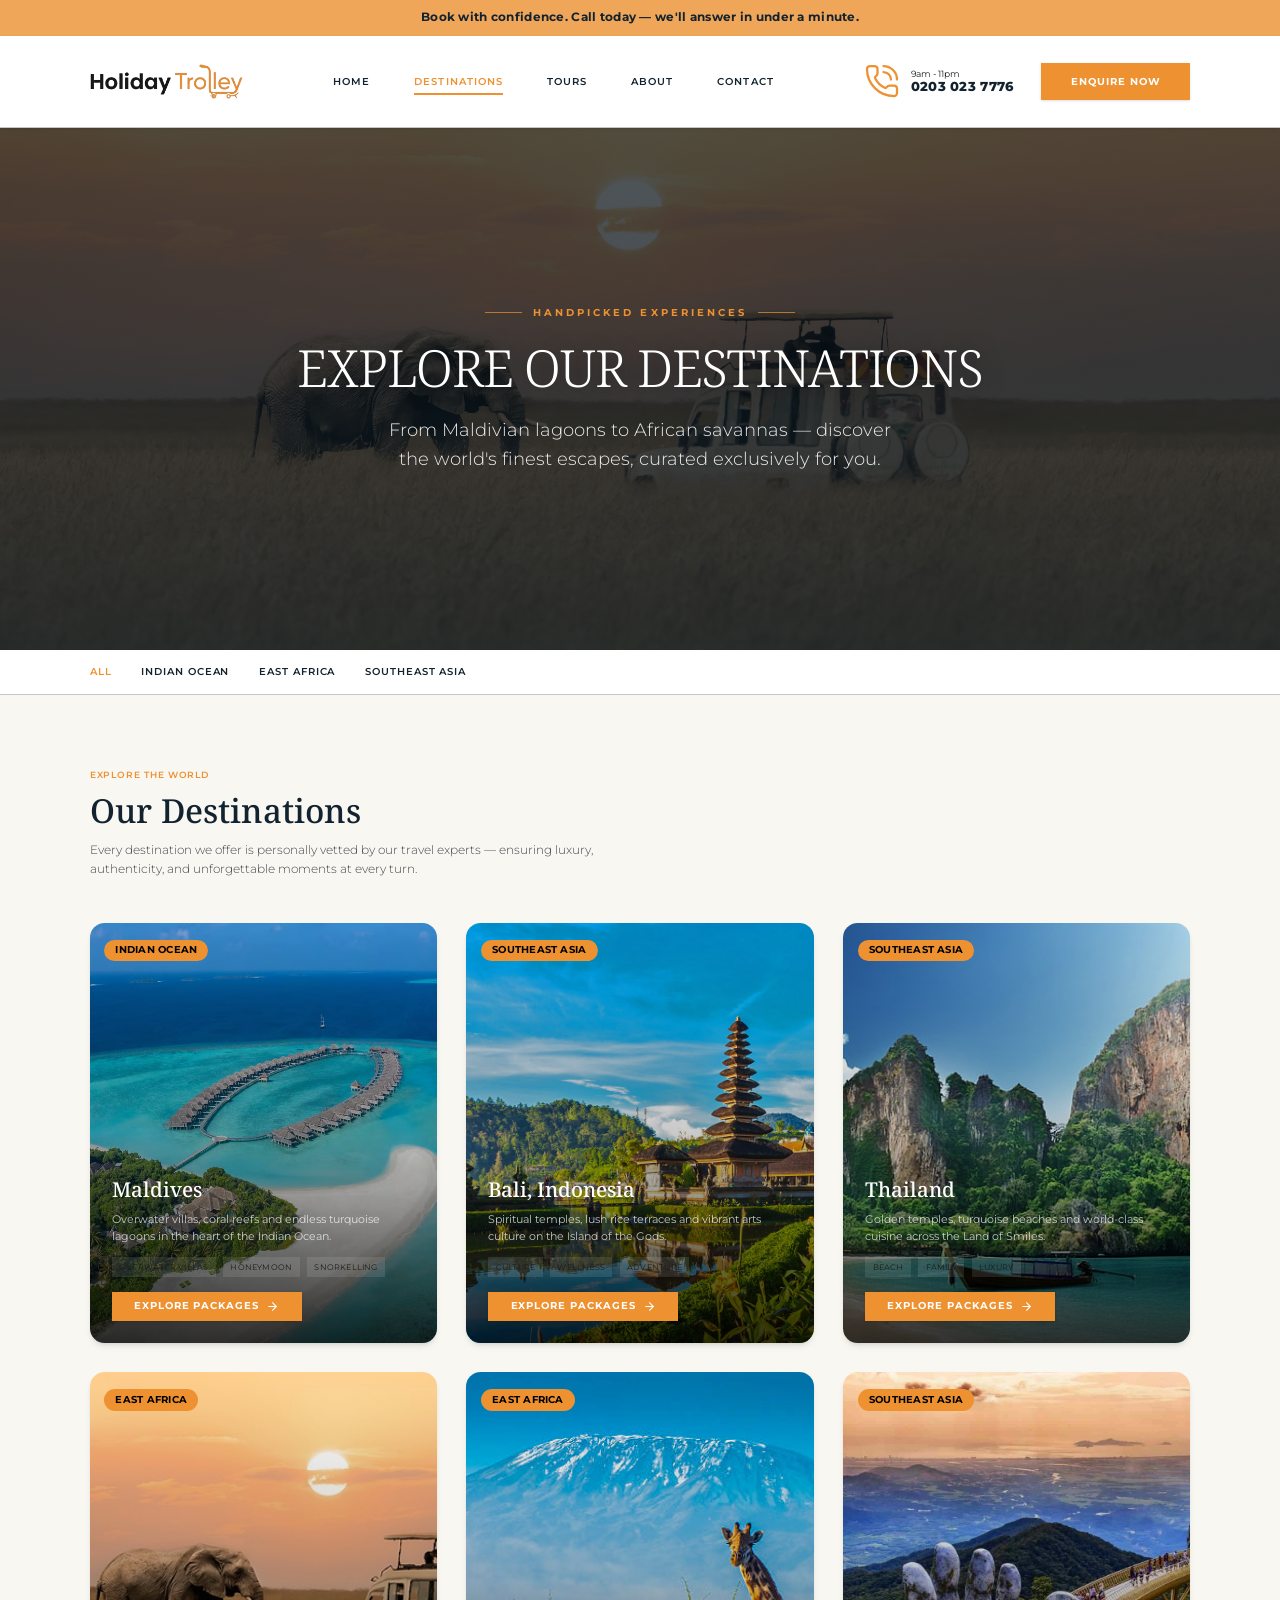
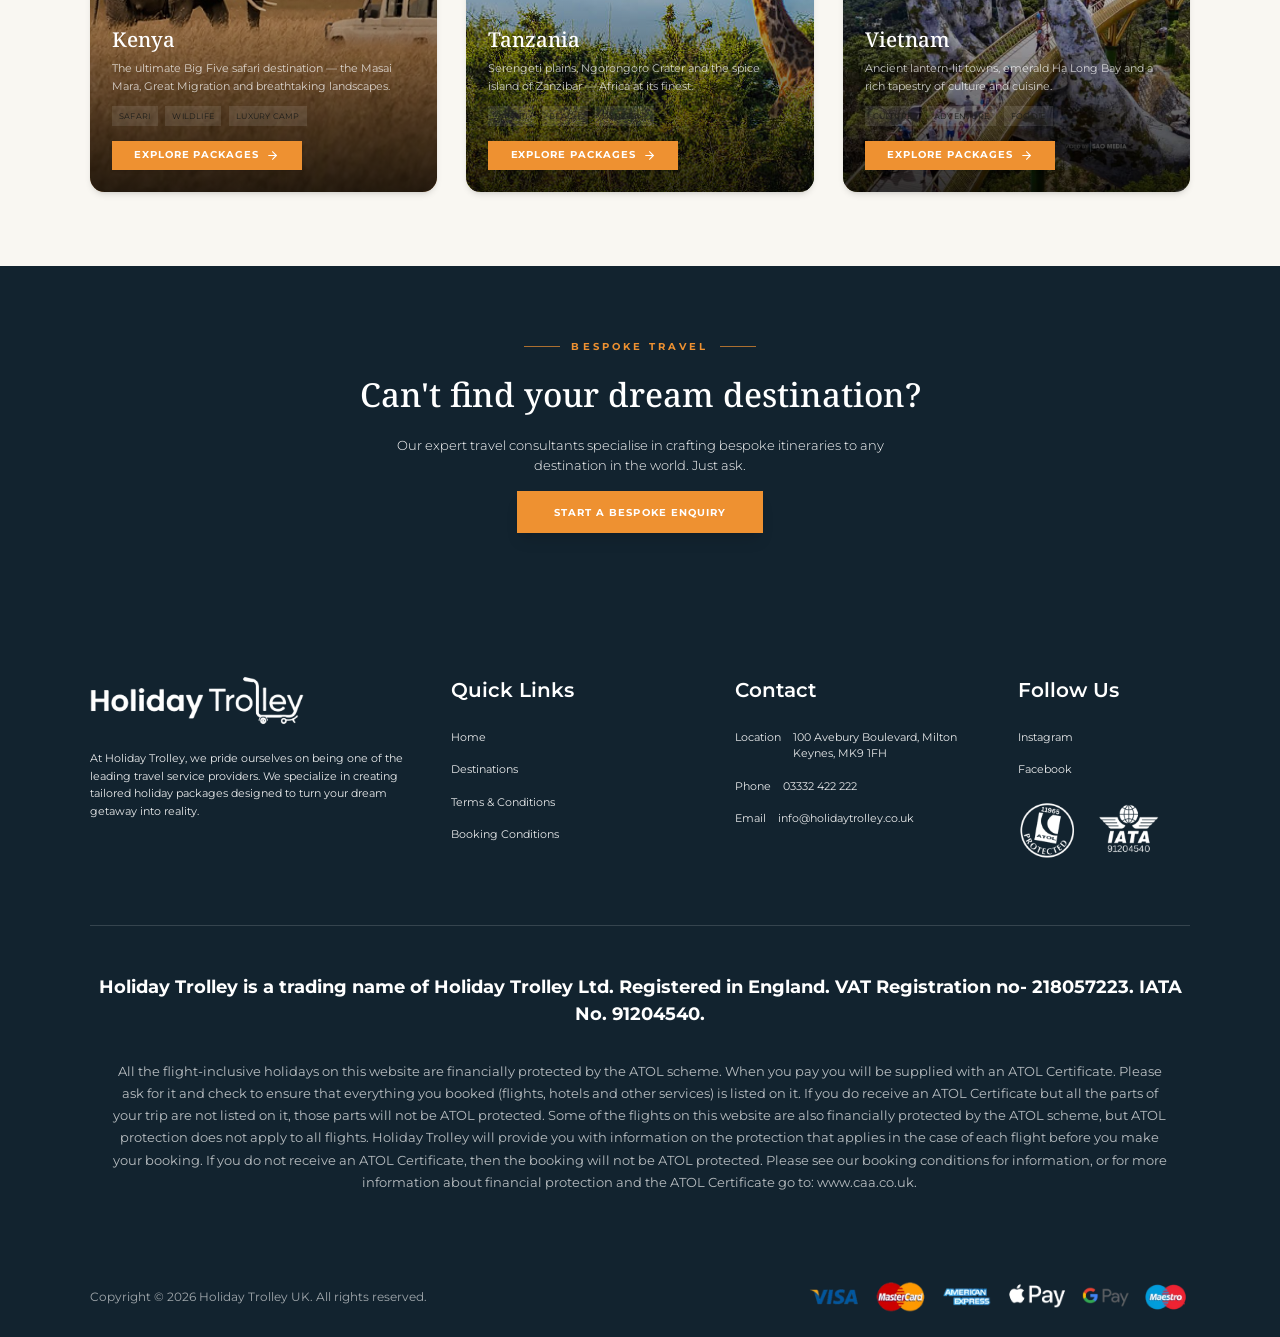
<file: destinations.html>
﻿<!doctype html>
<html lang="en">

<head>
  <meta charset="UTF-8" />
  <meta name="viewport" content="width=device-width, initial-scale=1.0" />
  <link rel="icon" type="image/png" href="Assets/favicon.png" />
  <title>Destinations — Holiday Trolley</title>
  <link rel="preconnect" href="https://fonts.googleapis.com" />
  <link rel="preconnect" href="https://fonts.gstatic.com" crossorigin />
  <link
    href="https://fonts.googleapis.com/css2?family=Montserrat:wght@400;500;600;700&family=Noto+Serif:wght@500;600;700&display=swap"
    rel="stylesheet" />
  <link rel="stylesheet" href="styles.css" />
</head>

<body>
  <div id="root">
    <div class="min-h-screen flex flex-col justify-between bg-surface selection:bg-gold-accent selection:text-deep-navy">

      <!-- Top announcement bar -->
      <div class="w-full bg-gold-accent/80 py-2.5 px-4 text-center shrink-0">
        <p class="text-[#12232F] font-bold text-[0.9vw] tracking-wide">Book with confidence. Call today — we'll answer
          in under a minute.</p>
      </div>

      <!-- Header -->
      <header
        class="sticky top-0 z-50 transition-all duration-300 border-b py-[3vh] bg-pure-white shadow-sm py-5 border-outline-variant"
        id="main-header">
        <div
          class="flex justify-between items-center px-margin-mobile md:px-margin-desktop max-w-container-max mx-auto">
          <a class="flex items-center" href="index.html"><img alt="Holiday Trolley"
              class="w-[12vw] md:w-[12vw] w-auto object-contain" src="Assets/Logo.webp" /></a>
          <nav class="hidden lg:flex gap-12 items-center">
            <a href="index.html"
              class="text-deep-navy hover:text-gold-accent transition-colors duration-300 font-sans text-[0.8vw] tracking-widest uppercase font-semibold">Home</a>
            <a href="destinations.html"
              class="text-gold-accent font-semibold relative after:absolute after:bottom-[-6px] after:left-0 after:w-full after:h-[2px] after:bg-gold-accent font-sans text-[0.8vw] tracking-widest uppercase">Destinations</a>
            <a href="https://holidaytrolley.co.uk/wp/tour/"
              class="text-deep-navy hover:text-gold-accent transition-colors duration-300 font-sans text-[0.8vw] tracking-widest uppercase font-semibold">Tours</a>
            <a href="about.html"
              class="text-deep-navy hover:text-gold-accent transition-colors duration-300 font-sans text-[0.8vw] tracking-widest uppercase font-semibold">About</a>
            <a href="contact.html"
              class="text-deep-navy hover:text-gold-accent transition-colors duration-300 font-sans text-[0.8vw] tracking-widest uppercase font-semibold">Contact</a>
          </nav>
          <div class="flex items-center gap-4">
            <div class="hidden xl:flex items-center"><a class="flex items-center gap-3 group"
                href="tel:03332422222"><svg aria-hidden="true"
                  class="lucide lucide-phone-call text-[#EE9131] group-hover:text-[#EE9131] transition-colors shrink-0"
                  fill="none" height="36" stroke="currentColor" stroke-linecap="round" stroke-linejoin="round"
                  stroke-width="1.5" viewbox="0 0 24 24" width="36" xmlns="http://www.w3.org/2000/svg">
                  <path d="M13 2a9 9 0 0 1 9 9"></path>
                  <path d="M13 6a5 5 0 0 1 5 5"></path>
                  <path
                    d="M13.832 16.568a1 1 0 0 0 1.213-.303l.355-.465A2 2 0 0 1 17 15h3a2 2 0 0 1 2 2v3a2 2 0 0 1-2 2A18 18 0 0 1 2 4a2 2 0 0 1 2-2h3a2 2 0 0 1 2 2v3a2 2 0 0 1-.8 1.6l-.468.351a1 1 0 0 0-.292 1.233 14 14 0 0 0 6.392 6.384">
                  </path>
                </svg>
                <div class="flex flex-col leading-tight"><span class="text-deep-navy/50 text-[0.7vw]">9am -
                    11pm</span><span
                    class="text-deep-navy font-extrabold text-[1vw] tracking-wide group-hover:text-gold-accent transition-colors">0203
                    023 7776</span></div>
              </a></div>
            <div class="flex gap-2 ml-[1vw]"><a href="contact.html"
                class="bg-gold-accent text-pure-white px-8 py-3 font-sans text-[0.8vw] tracking-widest uppercase font-bold hover:bg-gold-hover transition-all duration-300 shadow-sm">Enquire
                Now</a></div><button aria-label="Open navigation menu"
              class="lg:hidden p-2 text-deep-navy hover:text-gold-accent transition-colors"><svg aria-hidden="true"
                class="lucide lucide-menu" fill="none" height="24" stroke="currentColor" stroke-linecap="round"
                stroke-linejoin="round" stroke-width="2" viewbox="0 0 24 24" width="24"
                xmlns="http://www.w3.org/2000/svg">
                <path d="M4 5h16"></path>
                <path d="M4 12h16"></path>
                <path d="M4 19h16"></path>
              </svg></button>
          </div>
        </div>
        <!-- Mobile menu -->
        <div
          class="lg:hidden absolute top-full left-0 w-full bg-pure-white border-b border-outline-variant shadow-xl p-6 transition-all duration-300 animate-fadeIn"
          id="mobile-menu" style="display:none">
          <div class="flex flex-col gap-4">
            <a href="index.html"
              class="text-left text-deep-navy font-serif text-lg py-2 border-b border-slate-100">Home</a>
            <a href="destinations.html"
              class="text-left text-deep-navy font-serif text-lg py-2 border-b border-slate-100">Destinations</a>
            <a href="https://holidaytrolley.co.uk/wp/tour/"
              class="text-left text-deep-navy font-serif text-lg py-2 border-b border-slate-100">Tours</a>
            <a href="about.html"
              class="text-left text-deep-navy font-serif text-lg py-2 border-b border-slate-100">About</a>
            <a href="contact.html"
              class="text-left text-deep-navy font-serif text-lg py-2 border-b border-slate-100">Contact</a>
            <div class="flex flex-col gap-3 pt-4"><a
                class="flex items-center gap-2 text-deep-navy font-bold py-2 justify-center border border-slate-200"
                href="tel:03332422222">Call 03332 422 222</a><a href="contact.html"
                class="w-full bg-gold-accent text-pure-white py-3 font-sans text-xs tracking-widest uppercase font-bold text-center block">Start
                Bespoke Enquiry</a></div>
          </div>
        </div>
      </header>

      <!-- Hero -->
      <section class="relative bg-deep-navy overflow-hidden" style="height: 58vh; min-height: 380px;">
        <img src="Assets/Hero Imgs/Kenya-Hero.jpg" alt="Destinations"
          class="absolute inset-0 w-full h-full object-cover select-none"
          style="filter: brightness(0.45);" />
        <div class="absolute inset-0 hero-gradient"></div>
        <div class="absolute inset-0 flex flex-col justify-center items-center text-center px-6">
          <div class="max-w-4xl space-y-6">
            <div class="flex items-center justify-center gap-3">
              <span class="block w-10 h-px bg-gold-accent/70"></span>
              <span class="text-[0.8vw] font-bold text-gold-accent tracking-[0.3em] uppercase">Handpicked Experiences</span>
              <span class="block w-10 h-px bg-gold-accent/70"></span>
            </div>
            <h1
              class="text-[4vw] md:text-[4vw] font-serif text-pure-white leading-none font-light uppercase tracking-tight"
              style="text-shadow: rgba(0,0,0,0.45) 0px 2px 24px;">Explore Our Destinations</h1>
            <p class="text-[1.4vw] text-pure-white/90 max-w-xl mx-auto font-sans font-light leading-relaxed">From
              Maldivian lagoons to African savannas — discover the world's finest escapes, curated exclusively for
              you.</p>
          </div>
        </div>
      </section>

      <!-- Filter tabs -->
      <div class="bg-pure-white border-b border-outline-variant sticky z-40" style="top: 0;">
        <div
          class="px-margin-mobile md:px-margin-desktop max-w-container-max mx-auto flex items-center gap-8 overflow-x-auto py-4"
          style="scrollbar-width: none;" id="dest-filters">
          <button data-filter="all"
            class="dest-filter-btn shrink-0 text-gold-accent border-b-2 border-gold-accent font-sans text-[0.75vw] tracking-widest uppercase font-semibold pb-1 transition-colors duration-300">All</button>
          <button data-filter="indian-ocean"
            class="dest-filter-btn shrink-0 text-deep-navy hover:text-gold-accent border-b-2 border-transparent font-sans text-[0.75vw] tracking-widest uppercase font-semibold pb-1 transition-colors duration-300">Indian
            Ocean</button>
          <button data-filter="east-africa"
            class="dest-filter-btn shrink-0 text-deep-navy hover:text-gold-accent border-b-2 border-transparent font-sans text-[0.75vw] tracking-widest uppercase font-semibold pb-1 transition-colors duration-300">East
            Africa</button>
          <button data-filter="southeast-asia"
            class="dest-filter-btn shrink-0 text-deep-navy hover:text-gold-accent border-b-2 border-transparent font-sans text-[0.75vw] tracking-widest uppercase font-semibold pb-1 transition-colors duration-300">Southeast
            Asia</button>
        </div>
      </div>

      <!-- Destinations Grid -->
      <section class="py-20 bg-soft-cream" id="destinations-grid">
        <div class="px-margin-mobile md:px-margin-desktop max-w-container-max mx-auto space-y-12">
          <div class="space-y-3">
            <span class="text-[0.625rem] font-semibold text-gold-accent uppercase tracking-widest block">Explore the
              World</span>
            <h2 class="text-3xl md:text-4xl font-serif text-deep-navy font-medium">Our Destinations</h2>
            <p class="text-[0.9vw] text-on-surface-variant max-w-xl font-light leading-relaxed">Every destination we
              offer is personally vetted by our travel experts — ensuring luxury, authenticity, and unforgettable
              moments at every turn.</p>
          </div>

          <div class="grid grid-cols-1 md:grid-cols-2 lg:grid-cols-3 gap-8" id="dest-grid">

            <!-- Maldives -->
            <div class="dest-card relative overflow-hidden cursor-pointer group shadow-md rounded-2xl" data-region="indian-ocean" style="height:420px;">
              <img src="Assets/Destinations/Maldives.avif" alt="Maldives"
                class="absolute inset-0 w-full h-full object-cover group-hover:scale-105 transition-transform duration-500" />
              <div class="absolute inset-0 bg-gradient-to-t from-black/80 via-black/20 to-transparent"></div>
              <div class="absolute top-4 left-4 z-10">
                <span
                  class="inline-flex bg-gold-accent text-black font-bold px-3 py-1 rounded-full text-[0.75vw] tracking-wide uppercase">Indian
                  Ocean</span>
              </div>
              <div class="absolute bottom-0 left-0 right-0 p-6 z-10 space-y-2">
                <h3 class="font-serif text-pure-white font-medium leading-snug" style="font-size: 1.6vw;">Maldives</h3>
                <p class="text-white/75 leading-relaxed" style="font-size: 0.85vw;">Overwater villas, coral reefs and
                  endless turquoise lagoons in the heart of the Indian Ocean.</p>
                <div class="flex gap-2 flex-wrap pt-1">
                  <span
                    class="bg-pure-white/10 text-white/90 px-2 py-1 font-sans uppercase tracking-wide text-[0.65vw]">Overwater
                    Villas</span>
                  <span
                    class="bg-pure-white/10 text-white/90 px-2 py-1 font-sans uppercase tracking-wide text-[0.65vw]">Honeymoon</span>
                  <span
                    class="bg-pure-white/10 text-white/90 px-2 py-1 font-sans uppercase tracking-wide text-[0.65vw]">Snorkelling</span>
                </div>
                <a href="https://holidaytrolley.co.uk/wp/tour/"
                  class="mt-2 bg-gold-accent text-pure-white px-6 py-2 font-sans tracking-widest uppercase font-bold hover:bg-gold-hover transition-all duration-300 shadow-sm inline-flex items-center gap-2 text-[0.75vw]">
                  Explore Packages
                  <svg fill="none" height="13" stroke="currentColor" stroke-linecap="round" stroke-linejoin="round"
                    stroke-width="2" viewbox="0 0 24 24" width="13" xmlns="http://www.w3.org/2000/svg">
                    <path d="M5 12h14"></path>
                    <path d="m12 5 7 7-7 7"></path>
                  </svg>
                </a>
              </div>
            </div>

            <!-- Bali -->
            <div class="dest-card relative overflow-hidden cursor-pointer group shadow-md rounded-2xl" data-region="southeast-asia" style="height:420px;">
              <img src="Assets/Destinations/Bali.jpg" alt="Bali, Indonesia"
                class="absolute inset-0 w-full h-full object-cover group-hover:scale-105 transition-transform duration-500" />
              <div class="absolute inset-0 bg-gradient-to-t from-black/80 via-black/20 to-transparent"></div>
              <div class="absolute top-4 left-4 z-10">
                <span
                  class="inline-flex bg-gold-accent text-black font-bold px-3 py-1 rounded-full text-[0.75vw] tracking-wide uppercase">Southeast
                  Asia</span>
              </div>
              <div class="absolute bottom-0 left-0 right-0 p-6 z-10 space-y-2">
                <h3 class="font-serif text-pure-white font-medium leading-snug" style="font-size: 1.6vw;">Bali,
                  Indonesia</h3>
                <p class="text-white/75 leading-relaxed" style="font-size: 0.85vw;">Spiritual temples, lush rice
                  terraces and vibrant arts culture on the Island of the Gods.</p>
                <div class="flex gap-2 flex-wrap pt-1">
                  <span
                    class="bg-pure-white/10 text-white/90 px-2 py-1 font-sans uppercase tracking-wide text-[0.65vw]">Culture</span>
                  <span
                    class="bg-pure-white/10 text-white/90 px-2 py-1 font-sans uppercase tracking-wide text-[0.65vw]">Wellness</span>
                  <span
                    class="bg-pure-white/10 text-white/90 px-2 py-1 font-sans uppercase tracking-wide text-[0.65vw]">Adventure</span>
                </div>
                <a href="https://holidaytrolley.co.uk/wp/tour/"
                  class="mt-2 bg-gold-accent text-pure-white px-6 py-2 font-sans tracking-widest uppercase font-bold hover:bg-gold-hover transition-all duration-300 shadow-sm inline-flex items-center gap-2 text-[0.75vw]">
                  Explore Packages
                  <svg fill="none" height="13" stroke="currentColor" stroke-linecap="round" stroke-linejoin="round"
                    stroke-width="2" viewbox="0 0 24 24" width="13" xmlns="http://www.w3.org/2000/svg">
                    <path d="M5 12h14"></path>
                    <path d="m12 5 7 7-7 7"></path>
                  </svg>
                </a>
              </div>
            </div>

            <!-- Thailand -->
            <div class="dest-card relative overflow-hidden cursor-pointer group shadow-md rounded-2xl" data-region="southeast-asia" style="height:420px;">
              <img src="Assets/Destinations/Thailand.jpg" alt="Thailand"
                class="absolute inset-0 w-full h-full object-cover group-hover:scale-105 transition-transform duration-500" />
              <div class="absolute inset-0 bg-gradient-to-t from-black/80 via-black/20 to-transparent"></div>
              <div class="absolute top-4 left-4 z-10">
                <span
                  class="inline-flex bg-gold-accent text-black font-bold px-3 py-1 rounded-full text-[0.75vw] tracking-wide uppercase">Southeast
                  Asia</span>
              </div>
              <div class="absolute bottom-0 left-0 right-0 p-6 z-10 space-y-2">
                <h3 class="font-serif text-pure-white font-medium leading-snug" style="font-size: 1.6vw;">Thailand</h3>
                <p class="text-white/75 leading-relaxed" style="font-size: 0.85vw;">Golden temples, turquoise beaches
                  and world-class cuisine across the Land of Smiles.</p>
                <div class="flex gap-2 flex-wrap pt-1">
                  <span
                    class="bg-pure-white/10 text-white/90 px-2 py-1 font-sans uppercase tracking-wide text-[0.65vw]">Beach</span>
                  <span
                    class="bg-pure-white/10 text-white/90 px-2 py-1 font-sans uppercase tracking-wide text-[0.65vw]">Family</span>
                  <span
                    class="bg-pure-white/10 text-white/90 px-2 py-1 font-sans uppercase tracking-wide text-[0.65vw]">Luxury</span>
                </div>
                <a href="https://holidaytrolley.co.uk/wp/tour/"
                  class="mt-2 bg-gold-accent text-pure-white px-6 py-2 font-sans tracking-widest uppercase font-bold hover:bg-gold-hover transition-all duration-300 shadow-sm inline-flex items-center gap-2 text-[0.75vw]">
                  Explore Packages
                  <svg fill="none" height="13" stroke="currentColor" stroke-linecap="round" stroke-linejoin="round"
                    stroke-width="2" viewbox="0 0 24 24" width="13" xmlns="http://www.w3.org/2000/svg">
                    <path d="M5 12h14"></path>
                    <path d="m12 5 7 7-7 7"></path>
                  </svg>
                </a>
              </div>
            </div>

            <!-- Kenya -->
            <div class="dest-card relative overflow-hidden cursor-pointer group shadow-md rounded-2xl" data-region="east-africa" style="height:420px;">
              <img src="Assets/Destinations/Kenya-1.jpg" alt="Kenya"
                class="absolute inset-0 w-full h-full object-cover group-hover:scale-105 transition-transform duration-500" />
              <div class="absolute inset-0 bg-gradient-to-t from-black/80 via-black/20 to-transparent"></div>
              <div class="absolute top-4 left-4 z-10">
                <span
                  class="inline-flex bg-gold-accent text-black font-bold px-3 py-1 rounded-full text-[0.75vw] tracking-wide uppercase">East
                  Africa</span>
              </div>
              <div class="absolute bottom-0 left-0 right-0 p-6 z-10 space-y-2">
                <h3 class="font-serif text-pure-white font-medium leading-snug" style="font-size: 1.6vw;">Kenya</h3>
                <p class="text-white/75 leading-relaxed" style="font-size: 0.85vw;">The ultimate Big Five safari
                  destination — the Masai Mara, Great Migration and breathtaking landscapes.</p>
                <div class="flex gap-2 flex-wrap pt-1">
                  <span
                    class="bg-pure-white/10 text-white/90 px-2 py-1 font-sans uppercase tracking-wide text-[0.65vw]">Safari</span>
                  <span
                    class="bg-pure-white/10 text-white/90 px-2 py-1 font-sans uppercase tracking-wide text-[0.65vw]">Wildlife</span>
                  <span
                    class="bg-pure-white/10 text-white/90 px-2 py-1 font-sans uppercase tracking-wide text-[0.65vw]">Luxury
                    Camp</span>
                </div>
                <a href="https://holidaytrolley.co.uk/wp/tour/"
                  class="mt-2 bg-gold-accent text-pure-white px-6 py-2 font-sans tracking-widest uppercase font-bold hover:bg-gold-hover transition-all duration-300 shadow-sm inline-flex items-center gap-2 text-[0.75vw]">
                  Explore Packages
                  <svg fill="none" height="13" stroke="currentColor" stroke-linecap="round" stroke-linejoin="round"
                    stroke-width="2" viewbox="0 0 24 24" width="13" xmlns="http://www.w3.org/2000/svg">
                    <path d="M5 12h14"></path>
                    <path d="m12 5 7 7-7 7"></path>
                  </svg>
                </a>
              </div>
            </div>

            <!-- Tanzania -->
            <div class="dest-card relative overflow-hidden cursor-pointer group shadow-md rounded-2xl" data-region="east-africa" style="height:420px;">
              <img src="Assets/Destinations/Tanzania.jpg" alt="Tanzania"
                class="absolute inset-0 w-full h-full object-cover group-hover:scale-105 transition-transform duration-500" />
              <div class="absolute inset-0 bg-gradient-to-t from-black/80 via-black/20 to-transparent"></div>
              <div class="absolute top-4 left-4 z-10">
                <span
                  class="inline-flex bg-gold-accent text-black font-bold px-3 py-1 rounded-full text-[0.75vw] tracking-wide uppercase">East
                  Africa</span>
              </div>
              <div class="absolute bottom-0 left-0 right-0 p-6 z-10 space-y-2">
                <h3 class="font-serif text-pure-white font-medium leading-snug" style="font-size: 1.6vw;">Tanzania</h3>
                <p class="text-white/75 leading-relaxed" style="font-size: 0.85vw;">Serengeti plains, Ngorongoro
                  Crater and the spice island of Zanzibar — Africa at its finest.</p>
                <div class="flex gap-2 flex-wrap pt-1">
                  <span
                    class="bg-pure-white/10 text-white/90 px-2 py-1 font-sans uppercase tracking-wide text-[0.65vw]">Safari</span>
                  <span
                    class="bg-pure-white/10 text-white/90 px-2 py-1 font-sans uppercase tracking-wide text-[0.65vw]">Beach</span>
                  <span
                    class="bg-pure-white/10 text-white/90 px-2 py-1 font-sans uppercase tracking-wide text-[0.65vw]">Zanzibar</span>
                </div>
                <a href="https://holidaytrolley.co.uk/wp/tour/"
                  class="mt-2 bg-gold-accent text-pure-white px-6 py-2 font-sans tracking-widest uppercase font-bold hover:bg-gold-hover transition-all duration-300 shadow-sm inline-flex items-center gap-2 text-[0.75vw]">
                  Explore Packages
                  <svg fill="none" height="13" stroke="currentColor" stroke-linecap="round" stroke-linejoin="round"
                    stroke-width="2" viewbox="0 0 24 24" width="13" xmlns="http://www.w3.org/2000/svg">
                    <path d="M5 12h14"></path>
                    <path d="m12 5 7 7-7 7"></path>
                  </svg>
                </a>
              </div>
            </div>

            <!-- Vietnam -->
            <div class="dest-card relative overflow-hidden cursor-pointer group shadow-md rounded-2xl" data-region="southeast-asia" style="height:420px;">
              <img src="Assets/Destinations/Veitnam.jpg" alt="Vietnam"
                class="absolute inset-0 w-full h-full object-cover group-hover:scale-105 transition-transform duration-500" />
              <div class="absolute inset-0 bg-gradient-to-t from-black/80 via-black/20 to-transparent"></div>
              <div class="absolute top-4 left-4 z-10">
                <span
                  class="inline-flex bg-gold-accent text-black font-bold px-3 py-1 rounded-full text-[0.75vw] tracking-wide uppercase">Southeast
                  Asia</span>
              </div>
              <div class="absolute bottom-0 left-0 right-0 p-6 z-10 space-y-2">
                <h3 class="font-serif text-pure-white font-medium leading-snug" style="font-size: 1.6vw;">Vietnam</h3>
                <p class="text-white/75 leading-relaxed" style="font-size: 0.85vw;">Ancient lantern-lit towns, emerald
                  Hạ Long Bay and a rich tapestry of culture and cuisine.</p>
                <div class="flex gap-2 flex-wrap pt-1">
                  <span
                    class="bg-pure-white/10 text-white/90 px-2 py-1 font-sans uppercase tracking-wide text-[0.65vw]">Culture</span>
                  <span
                    class="bg-pure-white/10 text-white/90 px-2 py-1 font-sans uppercase tracking-wide text-[0.65vw]">Adventure</span>
                  <span
                    class="bg-pure-white/10 text-white/90 px-2 py-1 font-sans uppercase tracking-wide text-[0.65vw]">Foodie</span>
                </div>
                <a href="https://holidaytrolley.co.uk/wp/tour/"
                  class="mt-2 bg-gold-accent text-pure-white px-6 py-2 font-sans tracking-widest uppercase font-bold hover:bg-gold-hover transition-all duration-300 shadow-sm inline-flex items-center gap-2 text-[0.75vw]">
                  Explore Packages
                  <svg fill="none" height="13" stroke="currentColor" stroke-linecap="round" stroke-linejoin="round"
                    stroke-width="2" viewbox="0 0 24 24" width="13" xmlns="http://www.w3.org/2000/svg">
                    <path d="M5 12h14"></path>
                    <path d="m12 5 7 7-7 7"></path>
                  </svg>
                </a>
              </div>
            </div>

          </div>
        </div>
      </section>

      <!-- CTA Banner -->
      <section class="py-20 bg-deep-navy text-center text-pure-white">
        <div class="px-margin-mobile md:px-margin-desktop max-w-container-max mx-auto space-y-6">
          <div class="flex items-center justify-center gap-3">
            <span class="block w-10 h-px bg-gold-accent/70"></span>
            <span class="text-[0.8vw] font-bold text-gold-accent tracking-[0.3em] uppercase">Bespoke Travel</span>
            <span class="block w-10 h-px bg-gold-accent/70"></span>
          </div>
          <h2 class="text-3xl md:text-4xl font-serif text-pure-white font-medium">Can't find your dream destination?</h2>
          <p class="text-[1vw] text-pure-white/70 max-w-xl mx-auto font-light leading-relaxed">Our expert travel
            consultants specialise in crafting bespoke itineraries to any destination in the world. Just ask.</p>
          <a href="contact.html"
            class="bg-gold-accent text-pure-white px-10 py-4 font-sans text-[0.8vw] tracking-widest uppercase font-bold hover:bg-gold-hover transition-all duration-300 shadow-lg">Start
            a Bespoke Enquiry</a>
        </div>
      </section>

      <!-- Footer -->
      <footer id="footer">
        <div class="wrap max-w-container-max mx-auto">
          <div class="foot-grid">
            <div class="foot-col">
              <img class="foot-logo" src="Assets/Logo.webp" alt="Holiday Trolley">
              <p>At Holiday Trolley, we pride ourselves on being one of the leading travel service providers. We
                specialize in creating tailored holiday packages designed to turn your dream getaway into reality.</p>
            </div>
            <div class="foot-col">
              <h4>Quick Links</h4>
              <ul>
                <li><a href="index.html">Home</a></li>
                <li><a href="destinations.html">Destinations</a></li>
                <li><a href="https://holidaytrolley.co.uk/wp/">Terms &amp; Conditions</a></li>
                <li><a href="https://holidaytrolley.co.uk/wp/">Booking Conditions</a></li>
              </ul>
            </div>
            <div class="foot-col">
              <h4>Contact</h4>
              <ul>
                <li class="row"><span>Location</span><span>100 Avebury Boulevard, Milton Keynes, MK9 1FH</span></li>
                <li class="row"><span>Phone</span><a href="tel:03332422222">03332 422 222</a></li>
                <li class="row"><span>Email</span><a
                    href="mailto:info@holidaytrolley.co.uk">info@holidaytrolley.co.uk</a></li>
              </ul>
            </div>
            <div class="foot-col">
              <h4>Follow Us</h4>
              <ul style="margin-bottom:32px">
                <li><a href="#">Instagram</a></li>
                <li><a href="#">Facebook</a></li>
              </ul>
              <img class="atol-badge" src="Assets/ATOL-&-IATA.png" alt="ATOL & IATA Protected">
            </div>
          </div>
          <div class="legal">
            <h5>Holiday Trolley is a trading name of Holiday Trolley Ltd. Registered in England. VAT Registration no-
              218057223. IATA No. 91204540.</h5>
            <p>All the flight-inclusive holidays on this website are financially protected by the ATOL scheme. When you
              pay you will be supplied with an ATOL Certificate. Please ask for it and check to ensure that everything
              you booked (flights, hotels and other services) is listed on it. If you do receive an ATOL Certificate but
              all the parts of your trip are not listed on it, those parts will not be ATOL protected. Some of the
              flights on this website are also financially protected by the ATOL scheme, but ATOL protection does not
              apply to all flights. Holiday Trolley will provide you with information on the protection that applies in
              the case of each flight before you make your booking. If you do not receive an ATOL Certificate, then the
              booking will not be ATOL protected. Please see our booking conditions for information, or for more
              information about financial protection and the ATOL Certificate go to: www.caa.co.uk.</p>
          </div>
        </div>
        <div class="botbar">
          <div class="wrap botbar-in">
            <p>Copyright &copy; 2026 Holiday Trolley UK. All rights reserved.</p>
            <div class="pays">
              <img src="Assets/Payment-Methods.webp" alt="Payment Methods">
            </div>
          </div>
        </div>
      </footer>

    </div>
  </div>

  <script>
    // Mobile menu toggle
    const menuBtn = document.querySelector('[aria-label="Open navigation menu"]');
    const mobileMenu = document.getElementById('mobile-menu');
    if (menuBtn && mobileMenu) {
      menuBtn.addEventListener('click', () => {
        mobileMenu.style.display = mobileMenu.style.display === 'none' ? 'block' : 'none';
      });
    }

    // Region filter tabs
    const filterBtns = document.querySelectorAll('.dest-filter-btn');
    const destCards = document.querySelectorAll('.dest-card');

    filterBtns.forEach(btn => {
      btn.addEventListener('click', () => {
        const filter = btn.dataset.filter;

        // Update active tab styles
        filterBtns.forEach(b => {
          b.classList.remove('text-gold-accent', 'border-gold-accent');
          b.classList.add('text-deep-navy', 'border-transparent');
        });
        btn.classList.add('text-gold-accent', 'border-gold-accent');
        btn.classList.remove('text-deep-navy', 'border-transparent');

        // Show / hide cards
        destCards.forEach(card => {
          if (filter === 'all' || card.dataset.region === filter) {
            card.style.display = '';
          } else {
            card.style.display = 'none';
          }
        });
      });
    });
  </script>
</body>

</html>
</file>
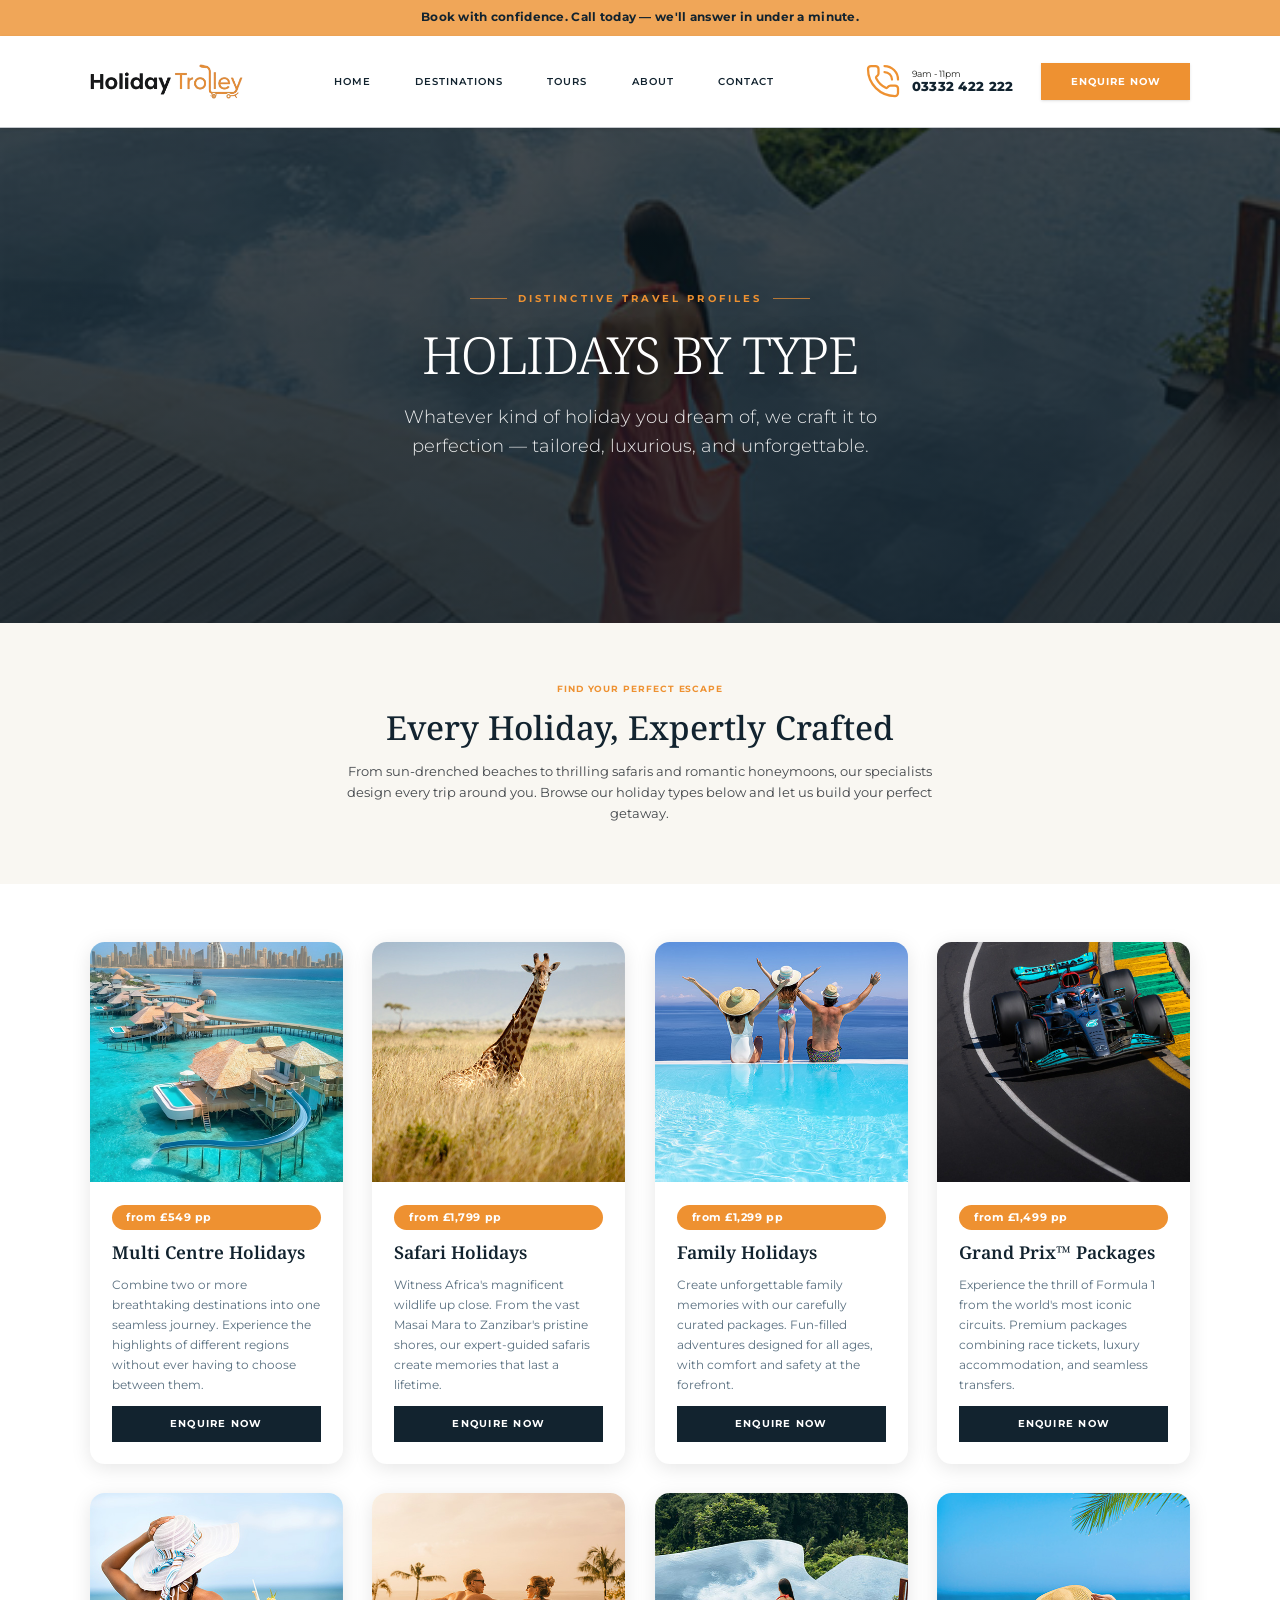
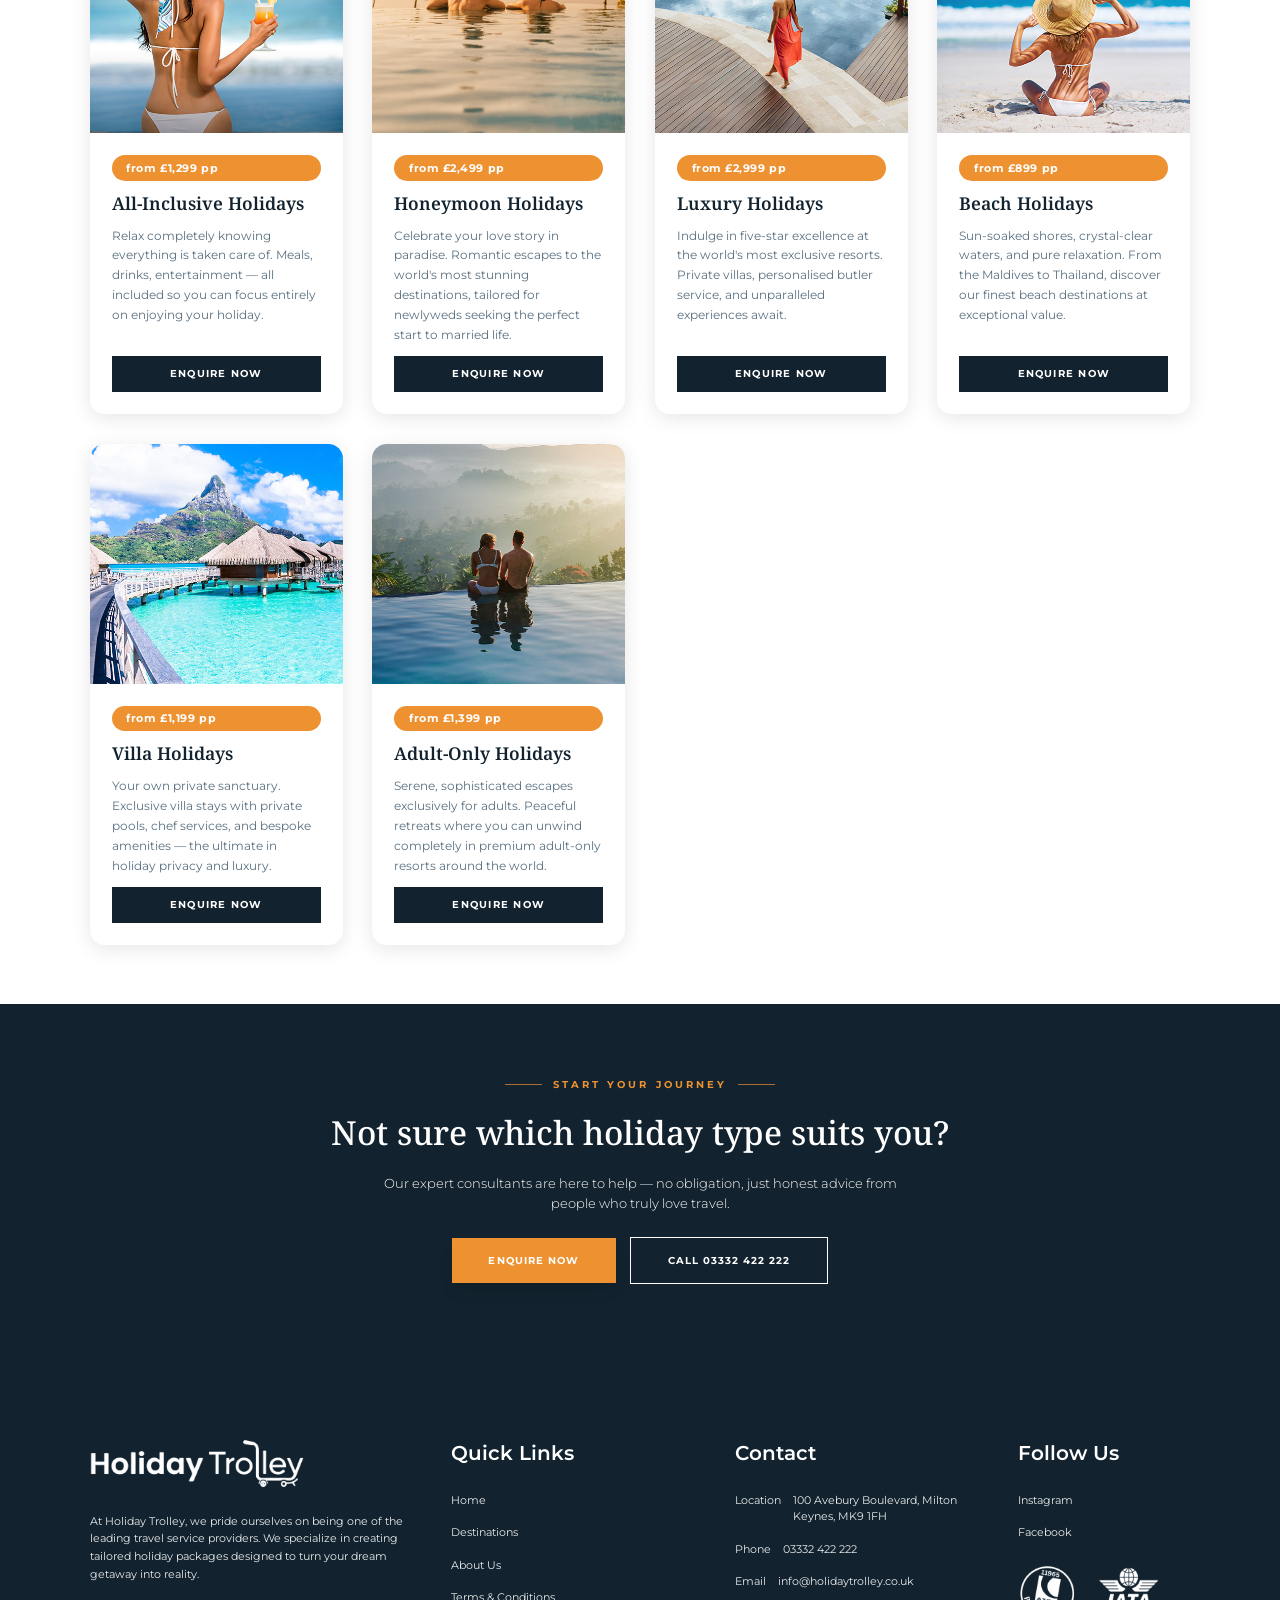
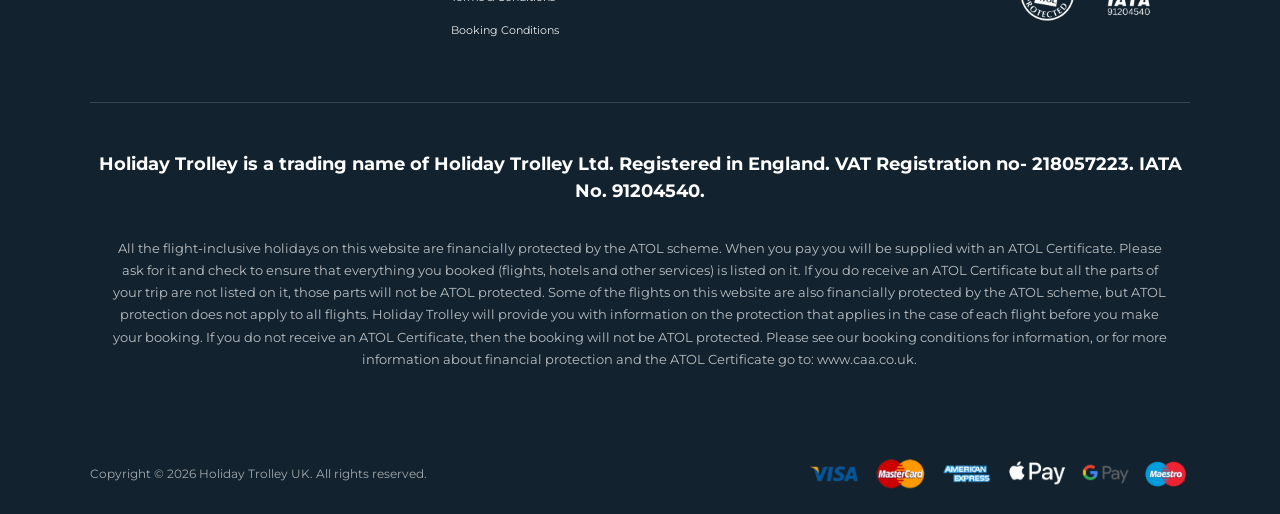
<file: holiday-types.html>
﻿<!doctype html>
<html lang="en">

<head>
  <meta charset="UTF-8" />
  <meta name="viewport" content="width=device-width, initial-scale=1.0" />
  <link rel="icon" type="image/png" href="Assets/favicon.png" />
  <title>Holidays By Type — Holiday Trolley</title>
  <link rel="preconnect" href="https://fonts.googleapis.com" />
  <link rel="preconnect" href="https://fonts.gstatic.com" crossorigin />
  <link href="https://fonts.googleapis.com/css2?family=Montserrat:wght@400;500;600;700&family=Noto+Serif:wght@500;600;700&display=swap" rel="stylesheet" />
  <link rel="stylesheet" href="styles.css" />
  <style>
    .type-grid { display: grid; grid-template-columns: repeat(1, 1fr); gap: 2rem; }
    @media (min-width: 640px)  { .type-grid { grid-template-columns: repeat(2, 1fr); } }
    @media (min-width: 1024px) { .type-grid { grid-template-columns: repeat(3, 1fr); } }
    @media (min-width: 1280px) { .type-grid { grid-template-columns: repeat(4, 1fr); } }
    .type-card { display: flex; flex-direction: column; border-radius: 1rem; overflow: hidden; box-shadow: 0 4px 20px rgba(0,0,0,0.10); background: #fff; transition: box-shadow 0.3s, transform 0.3s; }
    .type-card:hover { box-shadow: 0 12px 40px rgba(0,0,0,0.18); transform: translateY(-4px); }
    .type-card img { width: 100%; height: 240px; object-fit: cover; display: block; transition: transform 0.5s; }
    .type-card:hover img { transform: scale(1.05); }
    .type-card-img { overflow: hidden; }
    .type-card-body { padding: 1.5rem; flex: 1; display: flex; flex-direction: column; gap: 0.75rem; }
    .type-card-price { display: inline-block; background: #EE9131; color: #fff; font-size: 0.75rem; font-weight: 700; padding: 0.3rem 1rem; border-radius: 99px; letter-spacing: 0.05em; }
    .type-card-title { font-family: 'Noto Serif', serif; font-size: 1.2rem; color: #12232F; font-weight: 600; line-height: 1.3; }
    .type-card-desc { font-size: 0.82rem; color: #5a7080; line-height: 1.65; flex: 1; }
    .type-card-cta { display: inline-block; background: #12232F; color: #fff; text-align: center; padding: 0.7rem 1.5rem; font-size: 0.7rem; font-weight: 700; letter-spacing: 0.12em; text-transform: uppercase; transition: background 0.2s, color 0.2s; }
    .type-card-cta:hover { background: #EE9131; color: #fff; }
  </style>
</head>

<body>
  <div id="root">
    <div class="min-h-screen flex flex-col justify-between bg-surface selection:bg-gold-accent selection:text-deep-navy">

      <!-- Top bar -->
      <div class="w-full bg-gold-accent/80 py-2.5 px-4 text-center shrink-0">
        <p class="text-[#12232F] font-bold text-[0.9vw] tracking-wide">Book with confidence. Call today — we'll answer in under a minute.</p>
      </div>

      <!-- Header -->
      <header class="sticky top-0 z-50 transition-all duration-300 border-b py-[3vh] bg-pure-white shadow-sm py-5 border-outline-variant" id="main-header">
        <div class="flex justify-between items-center px-margin-mobile md:px-margin-desktop max-w-container-max mx-auto">
          <a class="flex items-center" href="index.html"><img alt="Holiday Trolley" class="w-[12vw] md:w-[12vw] w-auto object-contain" src="Assets/Logo.webp" /></a>
          <nav class="hidden lg:flex gap-12 items-center">
            <a href="index.html" class="text-deep-navy hover:text-gold-accent transition-colors duration-300 font-sans text-[0.8vw] tracking-widest uppercase font-semibold">Home</a>
            <a href="destinations.html" class="text-deep-navy hover:text-gold-accent transition-colors duration-300 font-sans text-[0.8vw] tracking-widest uppercase font-semibold">Destinations</a>
            <a href="https://holidaytrolley.co.uk/wp/tour/" class="text-deep-navy hover:text-gold-accent transition-colors duration-300 font-sans text-[0.8vw] tracking-widest uppercase font-semibold">Tours</a>
            <a href="about.html" class="text-deep-navy hover:text-gold-accent transition-colors duration-300 font-sans text-[0.8vw] tracking-widest uppercase font-semibold">About</a>
            <a href="contact.html" class="text-deep-navy hover:text-gold-accent transition-colors duration-300 font-sans text-[0.8vw] tracking-widest uppercase font-semibold">Contact</a>
          </nav>
          <div class="flex items-center gap-4">
            <div class="hidden xl:flex items-center">
              <a class="flex items-center gap-3 group" href="tel:03332422222">
                <svg aria-hidden="true" class="lucide lucide-phone-call text-[#EE9131] group-hover:text-[#EE9131] transition-colors shrink-0" fill="none" height="36" stroke="currentColor" stroke-linecap="round" stroke-linejoin="round" stroke-width="1.5" viewbox="0 0 24 24" width="36" xmlns="http://www.w3.org/2000/svg">
                  <path d="M13 2a9 9 0 0 1 9 9"></path><path d="M13 6a5 5 0 0 1 5 5"></path>
                  <path d="M13.832 16.568a1 1 0 0 0 1.213-.303l.355-.465A2 2 0 0 1 17 15h3a2 2 0 0 1 2 2v3a2 2 0 0 1-2 2A18 18 0 0 1 2 4a2 2 0 0 1 2-2h3a2 2 0 0 1 2 2v3a2 2 0 0 1-.8 1.6l-.468.351a1 1 0 0 0-.292 1.233 14 14 0 0 0 6.392 6.384"></path>
                </svg>
                <div class="flex flex-col leading-tight">
                  <span class="text-deep-navy/50 text-[0.7vw]">9am - 11pm</span>
                  <span class="text-deep-navy font-extrabold text-[1vw] tracking-wide group-hover:text-gold-accent transition-colors">03332 422 222</span>
                </div>
              </a>
            </div>
            <div class="flex gap-2 ml-[1vw]">
              <a href="contact.html" class="bg-gold-accent text-pure-white px-8 py-3 font-sans text-[0.8vw] tracking-widest uppercase font-bold hover:bg-gold-hover transition-all duration-300 shadow-sm">Enquire Now</a>
            </div>
            <button aria-label="Open navigation menu" class="lg:hidden p-2 text-deep-navy hover:text-gold-accent transition-colors">
              <svg aria-hidden="true" class="lucide lucide-menu" fill="none" height="24" stroke="currentColor" stroke-linecap="round" stroke-linejoin="round" stroke-width="2" viewbox="0 0 24 24" width="24" xmlns="http://www.w3.org/2000/svg">
                <path d="M4 5h16"></path><path d="M4 12h16"></path><path d="M4 19h16"></path>
              </svg>
            </button>
          </div>
        </div>
        <!-- Mobile menu -->
        <div class="lg:hidden absolute top-full left-0 w-full bg-pure-white border-b border-outline-variant shadow-xl p-6" id="mobile-menu" style="display:none">
          <div class="flex flex-col gap-4">
            <a href="index.html" class="text-left text-deep-navy font-serif text-lg py-2 border-b border-slate-100">Home</a>
            <a href="destinations.html" class="text-left text-deep-navy font-serif text-lg py-2 border-b border-slate-100">Destinations</a>
            <a href="https://holidaytrolley.co.uk/wp/tour/" class="text-left text-deep-navy font-serif text-lg py-2 border-b border-slate-100">Tours</a>
            <a href="about.html" class="text-left text-deep-navy font-serif text-lg py-2 border-b border-slate-100">About</a>
            <a href="contact.html" class="text-left text-deep-navy font-serif text-lg py-2 border-b border-slate-100">Contact</a>
            <div class="flex flex-col gap-3 pt-4">
              <a class="flex items-center gap-2 text-deep-navy font-bold py-2 justify-center border border-slate-200" href="tel:03332422222">Call 03332 422 222</a>
              <a href="contact.html" class="w-full bg-gold-accent text-pure-white py-3 font-sans text-xs tracking-widest uppercase font-bold text-center block">Start Bespoke Enquiry</a>
            </div>
          </div>
        </div>
      </header>

      <!-- Hero -->
      <section class="relative bg-deep-navy overflow-hidden" style="height: 55vh; min-height: 360px;">
        <img src="Assets/Holiday Types/luxury_holiday_deals_a31d3b883f.jpg" alt="Holidays By Type"
          class="absolute inset-0 w-full h-full object-cover select-none" style="filter: brightness(0.38);" />
        <div class="absolute inset-0 hero-gradient"></div>
        <div class="absolute inset-0 flex flex-col justify-center items-center text-center px-6">
          <div class="max-w-3xl space-y-6">
            <div class="flex items-center justify-center gap-3">
              <span class="block w-10 h-px bg-gold-accent/70"></span>
              <span class="text-[0.8vw] font-bold text-gold-accent tracking-[0.3em] uppercase">Distinctive Travel Profiles</span>
              <span class="block w-10 h-px bg-gold-accent/70"></span>
            </div>
            <h1 class="text-[4vw] md:text-[4vw] font-serif text-pure-white leading-none font-light uppercase tracking-tight" style="text-shadow: rgba(0,0,0,0.45) 0px 2px 24px;">Holidays By Type</h1>
            <p class="text-[1.4vw] text-pure-white/90 max-w-xl mx-auto font-sans font-light leading-relaxed">Whatever kind of holiday you dream of, we craft it to perfection — tailored, luxurious, and unforgettable.</p>
          </div>
        </div>
      </section>

      <!-- Intro -->
      <section class="py-16 bg-soft-cream">
        <div class="px-margin-mobile md:px-margin-desktop max-w-container-max mx-auto text-center space-y-4">
          <span class="text-[0.625rem] font-bold text-gold-accent uppercase tracking-widest block">Find Your Perfect Escape</span>
          <h2 class="text-2xl md:text-4xl font-serif text-deep-navy font-medium">Every Holiday, Expertly Crafted</h2>
          <p class="text-sm text-on-surface-variant max-w-2xl mx-auto leading-relaxed">From sun-drenched beaches to thrilling safaris and romantic honeymoons, our specialists design every trip around you. Browse our holiday types below and let us build your perfect getaway.</p>
        </div>
      </section>

      <!-- Holiday Types Grid -->
      <section class="py-16 bg-pure-white">
        <div class="px-margin-mobile md:px-margin-desktop max-w-container-max mx-auto">
          <div class="type-grid">

            <!-- Multi Centre -->
            <div class="type-card">
              <div class="type-card-img">
                <img src="Assets/Holiday Types/multicentre_holiday_deals_a70efadb7d.jpg" alt="Multi Centre Holidays" />
              </div>
              <div class="type-card-body">
                <span class="type-card-price">from £549 pp</span>
                <h3 class="type-card-title">Multi Centre Holidays</h3>
                <p class="type-card-desc">Combine two or more breathtaking destinations into one seamless journey. Experience the highlights of different regions without ever having to choose between them.</p>
                <a href="contact.html" class="type-card-cta">Enquire Now</a>
              </div>
            </div>

            <!-- Safari -->
            <div class="type-card">
              <div class="type-card-img">
                <img src="Assets/Holiday Types/safari_holiday_deals_519c3bdd2f.jpg" alt="Safari Holidays" />
              </div>
              <div class="type-card-body">
                <span class="type-card-price">from £1,799 pp</span>
                <h3 class="type-card-title">Safari Holidays</h3>
                <p class="type-card-desc">Witness Africa's magnificent wildlife up close. From the vast Masai Mara to Zanzibar's pristine shores, our expert-guided safaris create memories that last a lifetime.</p>
                <a href="contact.html" class="type-card-cta">Enquire Now</a>
              </div>
            </div>

            <!-- Family -->
            <div class="type-card">
              <div class="type-card-img">
                <img src="Assets/Holiday Types/family_holiday_deals_83e75ed206.jpg" alt="Family Holidays" />
              </div>
              <div class="type-card-body">
                <span class="type-card-price">from £1,299 pp</span>
                <h3 class="type-card-title">Family Holidays</h3>
                <p class="type-card-desc">Create unforgettable family memories with our carefully curated packages. Fun-filled adventures designed for all ages, with comfort and safety at the forefront.</p>
                <a href="contact.html" class="type-card-cta">Enquire Now</a>
              </div>
            </div>

            <!-- Grand Prix -->
            <div class="type-card">
              <div class="type-card-img">
                <img src="Assets/Holiday Types/grand_prix_packages_358b7647bf.jpg" alt="Grand Prix Packages" />
              </div>
              <div class="type-card-body">
                <span class="type-card-price">from £1,499 pp</span>
                <h3 class="type-card-title">Grand Prix™ Packages</h3>
                <p class="type-card-desc">Experience the thrill of Formula 1 from the world's most iconic circuits. Premium packages combining race tickets, luxury accommodation, and seamless transfers.</p>
                <a href="contact.html" class="type-card-cta">Enquire Now</a>
              </div>
            </div>

            <!-- All-Inclusive -->
            <div class="type-card">
              <div class="type-card-img">
                <img src="Assets/Holiday Types/all_inclusive_holiday_deals_9d7fc6afba.jpg" alt="All-Inclusive Holidays" />
              </div>
              <div class="type-card-body">
                <span class="type-card-price">from £1,299 pp</span>
                <h3 class="type-card-title">All-Inclusive Holidays</h3>
                <p class="type-card-desc">Relax completely knowing everything is taken care of. Meals, drinks, entertainment — all included so you can focus entirely on enjoying your holiday.</p>
                <a href="contact.html" class="type-card-cta">Enquire Now</a>
              </div>
            </div>

            <!-- Honeymoon -->
            <div class="type-card">
              <div class="type-card-img">
                <img src="Assets/Holiday Types/honeymoon_holiday_deals_3e9b529ec0.jpg" alt="Honeymoon Holidays" />
              </div>
              <div class="type-card-body">
                <span class="type-card-price">from £2,499 pp</span>
                <h3 class="type-card-title">Honeymoon Holidays</h3>
                <p class="type-card-desc">Celebrate your love story in paradise. Romantic escapes to the world's most stunning destinations, tailored for newlyweds seeking the perfect start to married life.</p>
                <a href="contact.html" class="type-card-cta">Enquire Now</a>
              </div>
            </div>

            <!-- Luxury -->
            <div class="type-card">
              <div class="type-card-img">
                <img src="Assets/Holiday Types/luxury_holiday_deals_a31d3b883f.jpg" alt="Luxury Holidays" />
              </div>
              <div class="type-card-body">
                <span class="type-card-price">from £2,999 pp</span>
                <h3 class="type-card-title">Luxury Holidays</h3>
                <p class="type-card-desc">Indulge in five-star excellence at the world's most exclusive resorts. Private villas, personalised butler service, and unparalleled experiences await.</p>
                <a href="contact.html" class="type-card-cta">Enquire Now</a>
              </div>
            </div>

            <!-- Beach -->
            <div class="type-card">
              <div class="type-card-img">
                <img src="Assets/Holiday Types/beach_holiday_deals_5d72aab10e.jpg" alt="Beach Holidays" />
              </div>
              <div class="type-card-body">
                <span class="type-card-price">from £899 pp</span>
                <h3 class="type-card-title">Beach Holidays</h3>
                <p class="type-card-desc">Sun-soaked shores, crystal-clear waters, and pure relaxation. From the Maldives to Thailand, discover our finest beach destinations at exceptional value.</p>
                <a href="contact.html" class="type-card-cta">Enquire Now</a>
              </div>
            </div>

            <!-- Villa -->
            <div class="type-card">
              <div class="type-card-img">
                <img src="Assets/Holiday Types/villa_holidays_8056998ce6.jpg" alt="Villa Holidays" />
              </div>
              <div class="type-card-body">
                <span class="type-card-price">from £1,199 pp</span>
                <h3 class="type-card-title">Villa Holidays</h3>
                <p class="type-card-desc">Your own private sanctuary. Exclusive villa stays with private pools, chef services, and bespoke amenities — the ultimate in holiday privacy and luxury.</p>
                <a href="contact.html" class="type-card-cta">Enquire Now</a>
              </div>
            </div>

            <!-- Adult-Only -->
            <div class="type-card">
              <div class="type-card-img">
                <img src="Assets/Holiday Types/adults_only_holiday_deals_150074ad61.jpg" alt="Adult-Only Holidays" />
              </div>
              <div class="type-card-body">
                <span class="type-card-price">from £1,399 pp</span>
                <h3 class="type-card-title">Adult-Only Holidays</h3>
                <p class="type-card-desc">Serene, sophisticated escapes exclusively for adults. Peaceful retreats where you can unwind completely in premium adult-only resorts around the world.</p>
                <a href="contact.html" class="type-card-cta">Enquire Now</a>
              </div>
            </div>

          </div>
        </div>
      </section>

      <!-- CTA -->
      <section class="py-20 bg-deep-navy text-center text-pure-white">
        <div class="px-margin-mobile md:px-margin-desktop max-w-container-max mx-auto space-y-6">
          <div class="flex items-center justify-center gap-3">
            <span class="block w-10 h-px bg-gold-accent/70"></span>
            <span class="text-[0.8vw] font-bold text-gold-accent tracking-[0.3em] uppercase">Start Your Journey</span>
            <span class="block w-10 h-px bg-gold-accent/70"></span>
          </div>
          <h2 class="text-3xl md:text-4xl font-serif text-pure-white font-medium">Not sure which holiday type suits you?</h2>
          <p class="text-[1vw] text-pure-white/70 max-w-xl mx-auto font-light leading-relaxed">Our expert consultants are here to help — no obligation, just honest advice from people who truly love travel.</p>
          <div class="flex items-center justify-center gap-4 flex-wrap">
            <a href="contact.html" class="bg-gold-accent text-pure-white px-10 py-4 font-sans text-[0.8vw] tracking-widest uppercase font-bold hover:bg-gold-hover transition-all duration-300 shadow-lg inline-block">Enquire Now</a>
            <a href="tel:03332422222" class="border border-pure-white/40 text-pure-white px-10 py-4 font-sans text-[0.8vw] tracking-widest uppercase font-bold hover:border-gold-accent hover:text-gold-accent transition-all duration-300 inline-block">Call 03332 422 222</a>
          </div>
        </div>
      </section>

      <!-- Footer -->
      <footer id="footer">
        <div class="wrap max-w-container-max mx-auto">
          <div class="foot-grid">
            <div class="foot-col">
              <img class="foot-logo" src="Assets/Logo.webp" alt="Holiday Trolley">
              <p>At Holiday Trolley, we pride ourselves on being one of the leading travel service providers. We specialize in creating tailored holiday packages designed to turn your dream getaway into reality.</p>
            </div>
            <div class="foot-col">
              <h4>Quick Links</h4>
              <ul>
                <li><a href="index.html">Home</a></li>
                <li><a href="destinations.html">Destinations</a></li>
                <li><a href="about.html">About Us</a></li>
                <li><a href="https://holidaytrolley.co.uk/wp/">Terms &amp; Conditions</a></li>
                <li><a href="https://holidaytrolley.co.uk/wp/">Booking Conditions</a></li>
              </ul>
            </div>
            <div class="foot-col">
              <h4>Contact</h4>
              <ul>
                <li class="row"><span>Location</span><span>100 Avebury Boulevard, Milton Keynes, MK9 1FH</span></li>
                <li class="row"><span>Phone</span><a href="tel:03332422222">03332 422 222</a></li>
                <li class="row"><span>Email</span><a href="mailto:info@holidaytrolley.co.uk">info@holidaytrolley.co.uk</a></li>
              </ul>
            </div>
            <div class="foot-col">
              <h4>Follow Us</h4>
              <ul style="margin-bottom:32px">
                <li><a href="#">Instagram</a></li>
                <li><a href="#">Facebook</a></li>
              </ul>
              <img class="atol-badge" src="Assets/ATOL-&-IATA.png" alt="ATOL &amp; IATA Protected">
            </div>
          </div>
          <div class="legal">
            <h5>Holiday Trolley is a trading name of Holiday Trolley Ltd. Registered in England. VAT Registration no- 218057223. IATA No. 91204540.</h5>
            <p>All the flight-inclusive holidays on this website are financially protected by the ATOL scheme. When you pay you will be supplied with an ATOL Certificate. Please ask for it and check to ensure that everything you booked (flights, hotels and other services) is listed on it. If you do receive an ATOL Certificate but all the parts of your trip are not listed on it, those parts will not be ATOL protected. Some of the flights on this website are also financially protected by the ATOL scheme, but ATOL protection does not apply to all flights. Holiday Trolley will provide you with information on the protection that applies in the case of each flight before you make your booking. If you do not receive an ATOL Certificate, then the booking will not be ATOL protected. Please see our booking conditions for information, or for more information about financial protection and the ATOL Certificate go to: www.caa.co.uk.</p>
          </div>
        </div>
        <div class="botbar">
          <div class="wrap botbar-in">
            <p>Copyright &copy; 2026 Holiday Trolley UK. All rights reserved.</p>
            <div class="pays">
              <img src="Assets/Payment-Methods.webp" alt="Payment Methods">
            </div>
          </div>
        </div>
      </footer>

    </div>
  </div>

  <script>
    const menuBtn = document.querySelector('[aria-label="Open navigation menu"]');
    const mobileMenu = document.getElementById('mobile-menu');
    if (menuBtn && mobileMenu) {
      menuBtn.addEventListener('click', () => {
        mobileMenu.style.display = mobileMenu.style.display === 'none' ? 'block' : 'none';
      });
    }
  </script>
</body>

</html>
</file>
<file: styles.css>
/* Fonts loaded via <link> in HTML for non-blocking delivery */

/*! tailwindcss v4.3.0 | MIT License | https://tailwindcss.com */
@layer properties {
  @supports (((-webkit-hyphens:none)) and (not (margin-trim:inline))) or ((-moz-orient:inline) and (not (color:rgb(from red r g b)))) {

    *,
    :before,
    :after,
    ::backdrop {
      --tw-translate-x: 0;
      --tw-translate-y: 0;
      --tw-translate-z: 0;
      --tw-rotate-x: initial;
      --tw-rotate-y: initial;
      --tw-rotate-z: initial;
      --tw-skew-x: initial;
      --tw-skew-y: initial;
      --tw-space-y-reverse: 0;
      --tw-border-style: solid;
      --tw-gradient-position: initial;
      --tw-gradient-from: #0000;
      --tw-gradient-via: #0000;
      --tw-gradient-to: #0000;
      --tw-gradient-stops: initial;
      --tw-gradient-via-stops: initial;
      --tw-gradient-from-position: 0%;
      --tw-gradient-via-position: 50%;
      --tw-gradient-to-position: 100%;
      --tw-leading: initial;
      --tw-font-weight: initial;
      --tw-tracking: initial;
      --tw-shadow: 0 0 #0000;
      --tw-shadow-color: initial;
      --tw-shadow-alpha: 100%;
      --tw-inset-shadow: 0 0 #0000;
      --tw-inset-shadow-color: initial;
      --tw-inset-shadow-alpha: 100%;
      --tw-ring-color: initial;
      --tw-ring-shadow: 0 0 #0000;
      --tw-inset-ring-color: initial;
      --tw-inset-ring-shadow: 0 0 #0000;
      --tw-ring-inset: initial;
      --tw-ring-offset-width: 0px;
      --tw-ring-offset-color: #fff;
      --tw-ring-offset-shadow: 0 0 #0000;
      --tw-blur: initial;
      --tw-brightness: initial;
      --tw-contrast: initial;
      --tw-grayscale: initial;
      --tw-hue-rotate: initial;
      --tw-invert: initial;
      --tw-opacity: initial;
      --tw-saturate: initial;
      --tw-sepia: initial;
      --tw-drop-shadow: initial;
      --tw-drop-shadow-color: initial;
      --tw-drop-shadow-alpha: 100%;
      --tw-drop-shadow-size: initial;
      --tw-backdrop-blur: initial;
      --tw-backdrop-brightness: initial;
      --tw-backdrop-contrast: initial;
      --tw-backdrop-grayscale: initial;
      --tw-backdrop-hue-rotate: initial;
      --tw-backdrop-invert: initial;
      --tw-backdrop-opacity: initial;
      --tw-backdrop-saturate: initial;
      --tw-backdrop-sepia: initial;
      --tw-duration: initial;
      --tw-ease: initial;
      --tw-scale-x: 1;
      --tw-scale-y: 1;
      --tw-scale-z: 1;
      --tw-content: ""
    }
  }
}

@layer theme {

  :root,
  :host {
    --font-sans: "Montserrat", ui-sans-serif, system-ui, sans-serif;
    --font-serif: "Noto Serif", Georgia, Cambria, "Times New Roman", Times, serif;
    --font-mono: ui-monospace, SFMono-Regular, Menlo, Monaco, Consolas, "Liberation Mono", "Courier New", monospace;
    --color-red-500: oklch(63.7% .237 25.331);
    --color-red-600: oklch(57.7% .245 27.325);
    --color-red-700: oklch(50.5% .213 27.518);
    --color-green-500: oklch(72.3% .219 149.579);
    --color-emerald-50: oklch(97.9% .021 166.113);
    --color-emerald-500: oklch(69.6% .17 162.48);
    --color-slate-100: oklch(96.8% .007 247.896);
    --color-slate-200: oklch(92.9% .013 255.508);
    --color-slate-300: oklch(86.9% .022 252.894);
    --color-slate-400: oklch(70.4% .04 256.788);
    --color-black: #000;
    --color-white: #fff;
    --spacing: .25rem;
    --container-xs: 20rem;
    --container-md: 28rem;
    --container-xl: 36rem;
    --container-2xl: 42rem;
    --container-4xl: 56rem;
    --text-xs: .75rem;
    --text-xs--line-height: calc(1 / .75);
    --text-sm: .875rem;
    --text-sm--line-height: calc(1.25 / .875);
    --text-base: 1rem;
    --text-base--line-height: 1.5;
    --text-lg: 1.125rem;
    --text-lg--line-height: calc(1.75 / 1.125);
    --text-xl: 1.25rem;
    --text-xl--line-height: calc(1.75 / 1.25);
    --text-2xl: 1.5rem;
    --text-2xl--line-height: calc(2 / 1.5);
    --text-3xl: 1.875rem;
    --text-3xl--line-height: 1.2;
    --text-4xl: 2.25rem;
    --text-4xl--line-height: calc(2.5 / 2.25);
    --text-5xl: 3rem;
    --text-5xl--line-height: 1;
    --font-weight-light: 300;
    --font-weight-medium: 500;
    --font-weight-semibold: 600;
    --font-weight-bold: 700;
    --font-weight-extrabold: 800;
    --tracking-tight: -.025em;
    --tracking-wide: .025em;
    --tracking-wider: .05em;
    --tracking-widest: .1em;
    --leading-tight: 1.25;
    --leading-snug: 1.375;
    --leading-relaxed: 1.625;
    --radius-xs: .125rem;
    --radius-sm: .25rem;
    --radius-lg: .5rem;
    --radius-2xl: 1rem;
    --radius-3xl: 1.5rem;
    --ease-in-out: cubic-bezier(.4, 0, .2, 1);
    --blur-xs: 4px;
    --blur-sm: 8px;
    --blur-md: 12px;
    --default-transition-duration: .15s;
    --default-transition-timing-function: cubic-bezier(.4, 0, .2, 1);
    --default-font-family: var(--font-sans);
    --default-mono-font-family: var(--font-mono);
    --spacing-margin-mobile: 4vw;
    --spacing-margin-desktop: 7vw;
    --color-deep-navy: #12232f;
    --color-gold-accent: #ee9131;
    --color-gold-hover: #d4811f;
    --color-soft-cream: #f9f7f2;
    --color-pure-white: #fff;
    --color-surface: #fbf9f4;
    --color-on-surface: #1b1c19;
    --color-on-surface-variant: #43474b;
    --color-outline-variant: #c3c7cc;
    --color-error: #ba1a1a
  }
}

@layer base {

  *,
  :after,
  :before,
  ::backdrop {
    box-sizing: border-box;
    border: 0 solid;
    margin: 0;
    padding: 0
  }

  ::file-selector-button {
    box-sizing: border-box;
    border: 0 solid;
    margin: 0;
    padding: 0
  }

  html,
  :host {
    -webkit-text-size-adjust: 100%;
    -moz-tab-size: 4;
    tab-size: 4;
    line-height: 1.5;
    font-family: var(--default-font-family, ui-sans-serif, system-ui, sans-serif, "Apple Color Emoji", "Segoe UI Emoji", "Segoe UI Symbol", "Noto Color Emoji");
    font-feature-settings: var(--default-font-feature-settings, normal);
    font-variation-settings: var(--default-font-variation-settings, normal);
    -webkit-tap-highlight-color: transparent
  }

  hr {
    height: 0;
    color: inherit;
    border-top-width: 1px
  }

  abbr:where([title]) {
    -webkit-text-decoration: underline dotted;
    text-decoration: underline dotted
  }

  h1,
  h2,
  h3,
  h4,
  h5,
  h6 {
    font-size: inherit;
    font-weight: inherit
  }

  a {
    color: inherit;
    -webkit-text-decoration: inherit;
    text-decoration: inherit
  }

  b,
  strong {
    font-weight: bolder
  }

  code,
  kbd,
  samp,
  pre {
    font-family: var(--default-mono-font-family, ui-monospace, SFMono-Regular, Menlo, Monaco, Consolas, "Liberation Mono", "Courier New", monospace);
    font-feature-settings: var(--default-mono-font-feature-settings, normal);
    font-variation-settings: var(--default-mono-font-variation-settings, normal);
    font-size: 1em
  }

  small {
    font-size: 80%
  }

  sub,
  sup {
    vertical-align: baseline;
    font-size: 75%;
    line-height: 0;
    position: relative
  }

  sub {
    bottom: -.25em
  }

  sup {
    top: -.5em
  }

  table {
    text-indent: 0;
    border-color: inherit;
    border-collapse: collapse
  }

  :-moz-focusring {
    outline: auto
  }

  progress {
    vertical-align: baseline
  }

  summary {
    display: list-item
  }

  ol,
  ul,
  menu {
    list-style: none
  }

  img,
  svg,
  video,
  canvas,
  audio,
  iframe,
  embed,
  object {
    vertical-align: middle;
    display: block
  }

  img,
  video {
    max-width: 100%;
    height: auto
  }

  button,
  input,
  select,
  optgroup,
  textarea {
    font: inherit;
    font-feature-settings: inherit;
    font-variation-settings: inherit;
    letter-spacing: inherit;
    color: inherit;
    opacity: 1;
    background-color: #0000;
    border-radius: 0
  }

  ::file-selector-button {
    font: inherit;
    font-feature-settings: inherit;
    font-variation-settings: inherit;
    letter-spacing: inherit;
    color: inherit;
    opacity: 1;
    background-color: #0000;
    border-radius: 0
  }

  :where(select:is([multiple], [size])) optgroup {
    font-weight: bolder
  }

  :where(select:is([multiple], [size])) optgroup option {
    padding-inline-start: 20px
  }

  ::file-selector-button {
    margin-inline-end: 4px
  }

  ::placeholder {
    opacity: 1
  }

  @supports (not ((-webkit-appearance:-apple-pay-button))) or (contain-intrinsic-size:1px) {
    ::placeholder {
      color: currentColor
    }

    @supports (color:color-mix(in lab, red, red)) {
      ::placeholder {
        color: color-mix(in oklab, currentcolor 50%, transparent)
      }
    }
  }

  textarea {
    resize: vertical
  }

  ::-webkit-search-decoration {
    -webkit-appearance: none
  }

  ::-webkit-date-and-time-value {
    min-height: 1lh;
    text-align: inherit
  }

  ::-webkit-datetime-edit {
    display: inline-flex
  }

  ::-webkit-datetime-edit-fields-wrapper {
    padding: 0
  }

  ::-webkit-datetime-edit {
    padding-block: 0
  }

  ::-webkit-datetime-edit-year-field {
    padding-block: 0
  }

  ::-webkit-datetime-edit-month-field {
    padding-block: 0
  }

  ::-webkit-datetime-edit-day-field {
    padding-block: 0
  }

  ::-webkit-datetime-edit-hour-field {
    padding-block: 0
  }

  ::-webkit-datetime-edit-minute-field {
    padding-block: 0
  }

  ::-webkit-datetime-edit-second-field {
    padding-block: 0
  }

  ::-webkit-datetime-edit-millisecond-field {
    padding-block: 0
  }

  ::-webkit-datetime-edit-meridiem-field {
    padding-block: 0
  }

  ::-webkit-calendar-picker-indicator {
    line-height: 1
  }

  :-moz-ui-invalid {
    box-shadow: none
  }

  button,
  input:where([type=button], [type=reset], [type=submit]) {
    -webkit-appearance: button;
    -moz-appearance: button;
    appearance: button
  }

  ::file-selector-button {
    -webkit-appearance: button;
    -moz-appearance: button;
    appearance: button
  }

  ::-webkit-inner-spin-button {
    height: auto
  }

  ::-webkit-outer-spin-button {
    height: auto
  }

  [hidden]:where(:not([hidden=until-found])) {
    display: none !important
  }

  html {
    font-size: clamp(14px, 1.15vw, 18px)
  }

  body {
    background-color: var(--color-surface);
    color: var(--color-on-surface);
    font-family: var(--font-sans)
  }

  p,
  button,
  a,
  small,
  li {
    font-size: clamp(11px, .8vw, 14px)
  }
}

@layer components;

@layer utilities {
  .pointer-events-none {
    pointer-events: none
  }

  .absolute {
    position: absolute
  }

  .fixed {
    position: fixed
  }

  .relative {
    position: relative
  }

  .sticky {
    position: sticky
  }

  .inset-0 {
    inset: calc(var(--spacing) * 0)
  }

  .inset-y-0 {
    inset-block: calc(var(--spacing) * 0)
  }

  .top-0 {
    top: calc(var(--spacing) * 0)
  }

  .top-1 {
    top: calc(var(--spacing) * 1)
  }

  .top-1\.5 {
    top: calc(var(--spacing) * 1.5)
  }

  .top-1\/2 {
    top: 50%
  }

  .top-3 {
    top: calc(var(--spacing) * 3)
  }

  .top-4 {
    top: calc(var(--spacing) * 4)
  }

  .top-full {
    top: 100%
  }

  .right-0 {
    right: calc(var(--spacing) * 0)
  }

  .right-3 {
    right: calc(var(--spacing) * 3)
  }

  .right-4 {
    right: calc(var(--spacing) * 4)
  }

  .right-5 {
    right: calc(var(--spacing) * 5)
  }

  .bottom-0 {
    bottom: calc(var(--spacing) * 0)
  }

  .bottom-1 {
    bottom: calc(var(--spacing) * 1)
  }

  .bottom-2 {
    bottom: calc(var(--spacing) * 2)
  }

  .bottom-5 {
    bottom: calc(var(--spacing) * 5)
  }

  .bottom-14 {
    bottom: calc(var(--spacing) * 14)
  }

  .bottom-32 {
    bottom: calc(var(--spacing) * 32)
  }

  .-left-\[23px\] {
    left: -23px
  }

  .left-0 {
    left: calc(var(--spacing) * 0)
  }

  .left-1\.5 {
    left: calc(var(--spacing) * 1.5)
  }

  .left-3 {
    left: calc(var(--spacing) * 3)
  }

  .left-4 {
    left: calc(var(--spacing) * 4)
  }

  .left-5 {
    left: calc(var(--spacing) * 5)
  }

  .z-0 {
    z-index: 0
  }

  .z-10 {
    z-index: 10
  }

  .z-15 {
    z-index: 15
  }

  .z-20 {
    z-index: 20
  }

  .z-30 {
    z-index: 30
  }

  .z-50 {
    z-index: 50
  }

  .container {
    width: 100%
  }

  @media(min-width:40rem) {
    .container {
      max-width: 40rem
    }
  }

  @media(min-width:48rem) {
    .container {
      max-width: 48rem
    }
  }

  @media(min-width:64rem) {
    .container {
      max-width: 64rem
    }
  }

  @media(min-width:80rem) {
    .container {
      max-width: 80rem
    }
  }

  @media(min-width:96rem) {
    .container {
      max-width: 96rem
    }
  }

  .mx-auto {
    margin-inline: auto
  }

  .-mt-24 {
    margin-top: calc(var(--spacing) * -55)
  }

  .mt-0\.5 {
    margin-top: calc(var(--spacing) * .5)
  }

  .mt-1 {
    margin-top: calc(var(--spacing) * 1)
  }

  .mt-2 {
    margin-top: calc(var(--spacing) * 2)
  }

  .mt-3 {
    margin-top: calc(var(--spacing) * 3)
  }

  .mt-4 {
    margin-top: calc(var(--spacing) * 4)
  }

  .mr-1 {
    margin-right: calc(var(--spacing) * 1)
  }

  .mr-2 {
    margin-right: calc(var(--spacing) * 2)
  }

  .mb-0\.5 {
    margin-bottom: calc(var(--spacing) * .5)
  }

  .mb-2 {
    margin-bottom: calc(var(--spacing) * 2)
  }

  .mb-3 {
    margin-bottom: calc(var(--spacing) * 3)
  }

  .mb-4 {
    margin-bottom: calc(var(--spacing) * 4)
  }

  .mb-6 {
    margin-bottom: calc(var(--spacing) * 6)
  }

  .mb-8 {
    margin-bottom: calc(var(--spacing) * 8)
  }

  .ml-3 {
    margin-left: calc(var(--spacing) * 3)
  }

  .ml-\[1vw\] {
    margin-left: 1vw
  }

  .line-clamp-1 {
    -webkit-line-clamp: 1;
    -webkit-box-orient: vertical;
    display: -webkit-box;
    overflow: hidden
  }

  .line-clamp-2 {
    -webkit-line-clamp: 2;
    -webkit-box-orient: vertical;
    display: -webkit-box;
    overflow: hidden
  }

  .block {
    display: block
  }

  .contents {
    display: contents
  }

  .flex {
    display: flex
  }

  .grid {
    display: grid
  }

  .hidden {
    display: none
  }

  .inline-block {
    display: inline-block
  }

  .inline-flex {
    display: inline-flex
  }

  .table {
    display: table
  }

  .h-1 {
    height: calc(var(--spacing) * 1)
  }

  .h-1\.5 {
    height: calc(var(--spacing) * 1.5)
  }

  .h-3\.5 {
    height: calc(var(--spacing) * 3.5)
  }

  .h-6 {
    height: calc(var(--spacing) * 6)
  }

  .h-9 {
    height: calc(var(--spacing) * 9)
  }

  .h-10 {
    height: calc(var(--spacing) * 10)
  }

  .h-11 {
    height: calc(var(--spacing) * 11)
  }

  .h-16 {
    height: calc(var(--spacing) * 16)
  }

  .h-20 {
    height: calc(var(--spacing) * 20)
  }

  .h-60 {
    height: calc(var(--spacing) * 60)
  }

  .h-64 {
    height: calc(var(--spacing) * 64)
  }

  .h-80 {
    height: calc(var(--spacing) * 80)
  }

  .h-96 {
    height: calc(var(--spacing) * 96)
  }

  .h-\[280px\] {
    height: 280px
  }

  .h-\[520px\] {
    height: 520px
  }

  .h-\[540px\] {
    height: 540px
  }

  .h-fit {
    height: fit-content
  }

  .h-full {
    height: 100%
  }

  .h-px {
    height: 1px
  }

  .h-screen {
    height: 100vh
  }

  .max-h-0 {
    max-height: calc(var(--spacing) * 0)
  }

  .max-h-48 {
    max-height: calc(var(--spacing) * 48)
  }

  .max-h-64 {
    max-height: calc(var(--spacing) * 64)
  }

  .max-h-\[90vh\] {
    max-height: 90vh
  }

  .min-h-\[48px\] {
    min-height: 48px
  }

  .min-h-\[56px\] {
    min-height: 56px
  }

  .min-h-screen {
    min-height: 100vh
  }

  .w-0\.5 {
    width: calc(var(--spacing) * .5)
  }

  .w-3\.5 {
    width: calc(var(--spacing) * 3.5)
  }

  .w-9 {
    width: calc(var(--spacing) * 9)
  }

  .w-10 {
    width: calc(var(--spacing) * 10)
  }

  .w-11 {
    width: calc(var(--spacing) * 11)
  }

  .w-16 {
    width: calc(var(--spacing) * 16)
  }

  .w-20 {
    width: calc(var(--spacing) * 20)
  }

  .w-\[12vw\] {
    width: 12vw
  }

  .w-\[70vw\] {
    width: 70vw
  }

  .w-\[78vw\] {
    width: 78vw
  }

  .w-auto {
    width: auto
  }

  .w-fit {
    width: fit-content
  }

  .w-full {
    width: 100%
  }

  .w-screen {
    width: 100vw
  }

  .max-w-2xl {
    max-width: var(--container-2xl)
  }

  .max-w-4xl {
    max-width: var(--container-4xl)
  }

  .max-w-full {
    max-width: 100%
  }

  .max-w-md {
    max-width: var(--container-md)
  }

  .max-w-xl {
    max-width: var(--container-xl)
  }

  .max-w-xs {
    max-width: var(--container-xs)
  }

  .flex-1 {
    flex: 1
  }

  .flex-none {
    flex: none
  }

  .shrink-0 {
    flex-shrink: 0
  }

  .-translate-x-5 {
    --tw-translate-x: calc(var(--spacing) * -5);
    translate: var(--tw-translate-x) var(--tw-translate-y)
  }

  .translate-x-5 {
    --tw-translate-x: calc(var(--spacing) * 5);
    translate: var(--tw-translate-x) var(--tw-translate-y)
  }

  .-translate-y-1\/2 {
    --tw-translate-y: -50%;
    translate: var(--tw-translate-x) var(--tw-translate-y)
  }

  .rotate-0 {
    rotate: 0deg
  }

  .rotate-180 {
    rotate: 180deg
  }

  .transform {
    transform: var(--tw-rotate-x, ) var(--tw-rotate-y, ) var(--tw-rotate-z, ) var(--tw-skew-x, ) var(--tw-skew-y, )
  }

  .cursor-default {
    cursor: default
  }

  .cursor-pointer {
    cursor: pointer
  }

  .grid-cols-1 {
    grid-template-columns: repeat(1, minmax(0, 1fr))
  }

  .grid-cols-2 {
    grid-template-columns: repeat(2, minmax(0, 1fr))
  }

  .grid-cols-3 {
    grid-template-columns: repeat(3, minmax(0, 1fr))
  }

  .flex-col {
    flex-direction: column
  }

  .items-baseline {
    align-items: baseline
  }

  .items-center {
    align-items: center
  }

  .items-end {
    align-items: flex-end
  }

  .items-start {
    align-items: flex-start
  }

  .justify-between {
    justify-content: space-between
  }

  .justify-center {
    justify-content: center
  }

  .justify-end {
    justify-content: flex-end
  }

  .gap-0 {
    gap: calc(var(--spacing) * 0)
  }

  .gap-0\.5 {
    gap: calc(var(--spacing) * .5)
  }

  .gap-1 {
    gap: calc(var(--spacing) * 1)
  }

  .gap-1\.5 {
    gap: calc(var(--spacing) * 1.5)
  }

  .gap-2 {
    gap: calc(var(--spacing) * 2)
  }

  .gap-2\.5 {
    gap: calc(var(--spacing) * 2.5)
  }

  .gap-3 {
    gap: calc(var(--spacing) * 3)
  }

  .gap-4 {
    gap: calc(var(--spacing) * 4)
  }

  .gap-6 {
    gap: calc(var(--spacing) * 6)
  }

  .gap-8 {
    gap: calc(var(--spacing) * 8)
  }

  .gap-12 {
    gap: calc(var(--spacing) * 12)
  }

  :where(.space-y-0>:not(:last-child)) {
    --tw-space-y-reverse: 0;
    margin-block-start: calc(calc(var(--spacing) * 0) * var(--tw-space-y-reverse));
    margin-block-end: calc(calc(var(--spacing) * 0) * calc(1 - var(--tw-space-y-reverse)))
  }

  :where(.space-y-0\.5>:not(:last-child)) {
    --tw-space-y-reverse: 0;
    margin-block-start: calc(calc(var(--spacing) * .5) * var(--tw-space-y-reverse));
    margin-block-end: calc(calc(var(--spacing) * .5) * calc(1 - var(--tw-space-y-reverse)))
  }

  :where(.space-y-1>:not(:last-child)) {
    --tw-space-y-reverse: 0;
    margin-block-start: calc(calc(var(--spacing) * 1) * var(--tw-space-y-reverse));
    margin-block-end: calc(calc(var(--spacing) * 1) * calc(1 - var(--tw-space-y-reverse)))
  }

  :where(.space-y-1\.5>:not(:last-child)) {
    --tw-space-y-reverse: 0;
    margin-block-start: calc(calc(var(--spacing) * 1.5) * var(--tw-space-y-reverse));
    margin-block-end: calc(calc(var(--spacing) * 1.5) * calc(1 - var(--tw-space-y-reverse)))
  }

  :where(.space-y-2>:not(:last-child)) {
    --tw-space-y-reverse: 0;
    margin-block-start: calc(calc(var(--spacing) * 2) * var(--tw-space-y-reverse));
    margin-block-end: calc(calc(var(--spacing) * 2) * calc(1 - var(--tw-space-y-reverse)))
  }

  :where(.space-y-3>:not(:last-child)) {
    --tw-space-y-reverse: 0;
    margin-block-start: calc(calc(var(--spacing) * 3) * var(--tw-space-y-reverse));
    margin-block-end: calc(calc(var(--spacing) * 3) * calc(1 - var(--tw-space-y-reverse)))
  }

  :where(.space-y-4>:not(:last-child)) {
    --tw-space-y-reverse: 0;
    margin-block-start: calc(calc(var(--spacing) * 4) * var(--tw-space-y-reverse));
    margin-block-end: calc(calc(var(--spacing) * 4) * calc(1 - var(--tw-space-y-reverse)))
  }

  :where(.space-y-5>:not(:last-child)) {
    --tw-space-y-reverse: 0;
    margin-block-start: calc(calc(var(--spacing) * 5) * var(--tw-space-y-reverse));
    margin-block-end: calc(calc(var(--spacing) * 5) * calc(1 - var(--tw-space-y-reverse)))
  }

  :where(.space-y-6>:not(:last-child)) {
    --tw-space-y-reverse: 0;
    margin-block-start: calc(calc(var(--spacing) * 6) * var(--tw-space-y-reverse));
    margin-block-end: calc(calc(var(--spacing) * 6) * calc(1 - var(--tw-space-y-reverse)))
  }

  :where(.space-y-7>:not(:last-child)) {
    --tw-space-y-reverse: 0;
    margin-block-start: calc(calc(var(--spacing) * 7) * var(--tw-space-y-reverse));
    margin-block-end: calc(calc(var(--spacing) * 7) * calc(1 - var(--tw-space-y-reverse)))
  }

  :where(.space-y-8>:not(:last-child)) {
    --tw-space-y-reverse: 0;
    margin-block-start: calc(calc(var(--spacing) * 8) * var(--tw-space-y-reverse));
    margin-block-end: calc(calc(var(--spacing) * 8) * calc(1 - var(--tw-space-y-reverse)))
  }

  :where(.space-y-12>:not(:last-child)) {
    --tw-space-y-reverse: 0;
    margin-block-start: calc(calc(var(--spacing) * 12) * var(--tw-space-y-reverse));
    margin-block-end: calc(calc(var(--spacing) * 12) * calc(1 - var(--tw-space-y-reverse)))
  }

  .gap-y-2 {
    row-gap: calc(var(--spacing) * 2)
  }

  .overflow-hidden {
    overflow: hidden
  }

  .overflow-x-auto {
    overflow-x: auto
  }

  .overflow-x-hidden {
    overflow-x: hidden
  }

  .overflow-y-auto {
    overflow-y: auto
  }

  .scroll-smooth {
    scroll-behavior: smooth
  }

  .rounded {
    border-radius: .25rem
  }

  .rounded-2xl {
    border-radius: var(--radius-2xl)
  }

  .rounded-3xl {
    border-radius: var(--radius-3xl)
  }

  .rounded-full {
    border-radius: 3.40282e38px
  }

  .rounded-lg {
    border-radius: var(--radius-lg)
  }

  .rounded-sm {
    border-radius: var(--radius-sm)
  }

  .rounded-xs {
    border-radius: var(--radius-xs)
  }

  .border {
    border-style: var(--tw-border-style);
    border-width: 1px
  }

  .border-2 {
    border-style: var(--tw-border-style);
    border-width: 2px
  }

  .border-t {
    border-top-style: var(--tw-border-style);
    border-top-width: 1px
  }

  .border-b {
    border-bottom-style: var(--tw-border-style);
    border-bottom-width: 1px
  }

  .border-deep-navy {
    border-color: var(--color-deep-navy)
  }

  .border-deep-navy\/20 {
    border-color: #12232f33
  }

  @supports (color:color-mix(in lab, red, red)) {
    .border-deep-navy\/20 {
      border-color: color-mix(in oklab, var(--color-deep-navy) 20%, transparent)
    }
  }

  .border-emerald-500\/20 {
    border-color: #00bb7f33
  }

  @supports (color:color-mix(in lab, red, red)) {
    .border-emerald-500\/20 {
      border-color: color-mix(in oklab, var(--color-emerald-500) 20%, transparent)
    }
  }

  .border-gold-accent {
    border-color: var(--color-gold-accent)
  }

  .border-gold-accent\/20 {
    border-color: #ee913133
  }

  @supports (color:color-mix(in lab, red, red)) {
    .border-gold-accent\/20 {
      border-color: color-mix(in oklab, var(--color-gold-accent) 20%, transparent)
    }
  }

  .border-outline-variant {
    border-color: var(--color-outline-variant)
  }

  .border-outline-variant\/20 {
    border-color: #c3c7cc33
  }

  @supports (color:color-mix(in lab, red, red)) {
    .border-outline-variant\/20 {
      border-color: color-mix(in oklab, var(--color-outline-variant) 20%, transparent)
    }
  }

  .border-outline-variant\/30 {
    border-color: #c3c7cc4d
  }

  @supports (color:color-mix(in lab, red, red)) {
    .border-outline-variant\/30 {
      border-color: color-mix(in oklab, var(--color-outline-variant) 30%, transparent)
    }
  }

  .border-outline-variant\/40 {
    border-color: #c3c7cc66
  }

  @supports (color:color-mix(in lab, red, red)) {
    .border-outline-variant\/40 {
      border-color: color-mix(in oklab, var(--color-outline-variant) 40%, transparent)
    }
  }

  .border-outline-variant\/50 {
    border-color: #c3c7cc80
  }

  @supports (color:color-mix(in lab, red, red)) {
    .border-outline-variant\/50 {
      border-color: color-mix(in oklab, var(--color-outline-variant) 50%, transparent)
    }
  }

  .border-pure-white\/30 {
    border-color: #ffffff4d
  }

  @supports (color:color-mix(in lab, red, red)) {
    .border-pure-white\/30 {
      border-color: color-mix(in oklab, var(--color-pure-white) 30%, transparent)
    }
  }

  .border-slate-100 {
    border-color: var(--color-slate-100)
  }

  .border-slate-200 {
    border-color: var(--color-slate-200)
  }

  .border-white\/10 {
    border-color: #ffffff1a
  }

  @supports (color:color-mix(in lab, red, red)) {
    .border-white\/10 {
      border-color: color-mix(in oklab, var(--color-white) 10%, transparent)
    }
  }

  .border-white\/20 {
    border-color: #fff3
  }

  @supports (color:color-mix(in lab, red, red)) {
    .border-white\/20 {
      border-color: color-mix(in oklab, var(--color-white) 20%, transparent)
    }
  }

  .bg-\[\#2d2d2d\] {
    background-color: #2d2d2d
  }

  .bg-\[\#5ab940\] {
    background-color: #5ab940
  }

  .bg-black\/30 {
    background-color: #0000004d
  }

  @supports (color:color-mix(in lab, red, red)) {
    .bg-black\/30 {
      background-color: color-mix(in oklab, var(--color-black) 30%, transparent)
    }
  }

  .bg-black\/40 {
    background-color: #0006
  }

  @supports (color:color-mix(in lab, red, red)) {
    .bg-black\/40 {
      background-color: color-mix(in oklab, var(--color-black) 40%, transparent)
    }
  }

  .bg-deep-navy {
    background-color: var(--color-deep-navy)
  }

  .bg-deep-navy\/80 {
    background-color: #12232fcc
  }

  @supports (color:color-mix(in lab, red, red)) {
    .bg-deep-navy\/80 {
      background-color: color-mix(in oklab, var(--color-deep-navy) 80%, transparent)
    }
  }

  .bg-deep-navy\/85 {
    background-color: #12232fd9
  }

  @supports (color:color-mix(in lab, red, red)) {
    .bg-deep-navy\/85 {
      background-color: color-mix(in oklab, var(--color-deep-navy) 85%, transparent)
    }
  }

  .bg-emerald-50 {
    background-color: var(--color-emerald-50)
  }

  .bg-error {
    background-color: var(--color-error)
  }

  .bg-gold-accent {
    background-color: var(--color-gold-accent)
  }

  .bg-gold-accent\/10 {
    background-color: #ee91311a
  }

  @supports (color:color-mix(in lab, red, red)) {
    .bg-gold-accent\/10 {
      background-color: color-mix(in oklab, var(--color-gold-accent) 10%, transparent)
    }
  }

  .bg-gold-accent\/70 {
    background-color: #ee9131b3
  }

  @supports (color:color-mix(in lab, red, red)) {
    .bg-gold-accent\/70 {
      background-color: color-mix(in oklab, var(--color-gold-accent) 70%, transparent)
    }
  }

  .bg-gold-accent\/80 {
    background-color: #ee9131cc
  }

  @supports (color:color-mix(in lab, red, red)) {
    .bg-gold-accent\/80 {
      background-color: color-mix(in oklab, var(--color-gold-accent) 80%, transparent)
    }
  }

  .bg-pure-white {
    background-color: var(--color-pure-white)
  }

  .bg-pure-white\/10 {
    background-color: #ffffff1a
  }

  @supports (color:color-mix(in lab, red, red)) {
    .bg-pure-white\/10 {
      background-color: color-mix(in oklab, var(--color-pure-white) 10%, transparent)
    }
  }

  .bg-pure-white\/80 {
    background-color: #fffc
  }

  @supports (color:color-mix(in lab, red, red)) {
    .bg-pure-white\/80 {
      background-color: color-mix(in oklab, var(--color-pure-white) 80%, transparent)
    }
  }

  .bg-pure-white\/85 {
    background-color: #ffffffd9
  }

  @supports (color:color-mix(in lab, red, red)) {
    .bg-pure-white\/85 {
      background-color: color-mix(in oklab, var(--color-pure-white) 85%, transparent)
    }
  }

  .bg-pure-white\/90 {
    background-color: #ffffffe6
  }

  @supports (color:color-mix(in lab, red, red)) {
    .bg-pure-white\/90 {
      background-color: color-mix(in oklab, var(--color-pure-white) 90%, transparent)
    }
  }

  .bg-pure-white\/95 {
    background-color: #fffffff2
  }

  @supports (color:color-mix(in lab, red, red)) {
    .bg-pure-white\/95 {
      background-color: color-mix(in oklab, var(--color-pure-white) 95%, transparent)
    }
  }

  .bg-slate-100 {
    background-color: var(--color-slate-100)
  }

  .bg-slate-200 {
    background-color: var(--color-slate-200)
  }

  .bg-slate-200\/50 {
    background-color: #e2e8f080
  }

  @supports (color:color-mix(in lab, red, red)) {
    .bg-slate-200\/50 {
      background-color: color-mix(in oklab, var(--color-slate-200) 50%, transparent)
    }
  }

  .bg-soft-cream {
    background-color: var(--color-soft-cream)
  }

  .bg-soft-cream\/30 {
    background-color: #f9f7f24d
  }

  @supports (color:color-mix(in lab, red, red)) {
    .bg-soft-cream\/30 {
      background-color: color-mix(in oklab, var(--color-soft-cream) 30%, transparent)
    }
  }

  .bg-soft-cream\/50 {
    background-color: #f9f7f280
  }

  @supports (color:color-mix(in lab, red, red)) {
    .bg-soft-cream\/50 {
      background-color: color-mix(in oklab, var(--color-soft-cream) 50%, transparent)
    }
  }

  .bg-surface {
    background-color: var(--color-surface)
  }

  .bg-transparent {
    background-color: #0000
  }

  .bg-gradient-to-b {
    --tw-gradient-position: to bottom in oklab;
    background-image: linear-gradient(var(--tw-gradient-stops))
  }

  .bg-gradient-to-l {
    --tw-gradient-position: to left in oklab;
    background-image: linear-gradient(var(--tw-gradient-stops))
  }

  .bg-gradient-to-r {
    --tw-gradient-position: to right in oklab;
    background-image: linear-gradient(var(--tw-gradient-stops))
  }

  .bg-gradient-to-t {
    --tw-gradient-position: to top in oklab;
    background-image: linear-gradient(var(--tw-gradient-stops))
  }

  .from-black\/30 {
    --tw-gradient-from: #0000004d
  }

  @supports (color:color-mix(in lab, red, red)) {
    .from-black\/30 {
      --tw-gradient-from: color-mix(in oklab, var(--color-black) 30%, transparent)
    }
  }

  .from-black\/30 {
    --tw-gradient-stops: var(--tw-gradient-via-stops, var(--tw-gradient-position), var(--tw-gradient-from) var(--tw-gradient-from-position), var(--tw-gradient-to) var(--tw-gradient-to-position))
  }

  .from-black\/75 {
    --tw-gradient-from: #000000bf
  }

  @supports (color:color-mix(in lab, red, red)) {
    .from-black\/75 {
      --tw-gradient-from: color-mix(in oklab, var(--color-black) 75%, transparent)
    }
  }

  .from-black\/75 {
    --tw-gradient-stops: var(--tw-gradient-via-stops, var(--tw-gradient-position), var(--tw-gradient-from) var(--tw-gradient-from-position), var(--tw-gradient-to) var(--tw-gradient-to-position))
  }

  .from-black\/80 {
    --tw-gradient-from: #000c
  }

  @supports (color:color-mix(in lab, red, red)) {
    .from-black\/80 {
      --tw-gradient-from: color-mix(in oklab, var(--color-black) 80%, transparent)
    }
  }

  .from-black\/80 {
    --tw-gradient-stops: var(--tw-gradient-via-stops, var(--tw-gradient-position), var(--tw-gradient-from) var(--tw-gradient-from-position), var(--tw-gradient-to) var(--tw-gradient-to-position))
  }

  .from-deep-navy\/90 {
    --tw-gradient-from: #12232fe6
  }

  @supports (color:color-mix(in lab, red, red)) {
    .from-deep-navy\/90 {
      --tw-gradient-from: color-mix(in oklab, var(--color-deep-navy) 90%, transparent)
    }
  }

  .from-deep-navy\/90 {
    --tw-gradient-stops: var(--tw-gradient-via-stops, var(--tw-gradient-position), var(--tw-gradient-from) var(--tw-gradient-from-position), var(--tw-gradient-to) var(--tw-gradient-to-position))
  }

  .from-white {
    --tw-gradient-from: var(--color-white);
    --tw-gradient-stops: var(--tw-gradient-via-stops, var(--tw-gradient-position), var(--tw-gradient-from) var(--tw-gradient-from-position), var(--tw-gradient-to) var(--tw-gradient-to-position))
  }

  .via-black\/20 {
    --tw-gradient-via: #0003
  }

  @supports (color:color-mix(in lab, red, red)) {
    .via-black\/20 {
      --tw-gradient-via: color-mix(in oklab, var(--color-black) 20%, transparent)
    }
  }

  .via-black\/20 {
    --tw-gradient-via-stops: var(--tw-gradient-position), var(--tw-gradient-from) var(--tw-gradient-from-position), var(--tw-gradient-via) var(--tw-gradient-via-position), var(--tw-gradient-to) var(--tw-gradient-to-position);
    --tw-gradient-stops: var(--tw-gradient-via-stops)
  }

  .via-black\/30 {
    --tw-gradient-via: #0000004d
  }

  @supports (color:color-mix(in lab, red, red)) {
    .via-black\/30 {
      --tw-gradient-via: color-mix(in oklab, var(--color-black) 30%, transparent)
    }
  }

  .via-black\/30 {
    --tw-gradient-via-stops: var(--tw-gradient-position), var(--tw-gradient-from) var(--tw-gradient-from-position), var(--tw-gradient-via) var(--tw-gradient-via-position), var(--tw-gradient-to) var(--tw-gradient-to-position);
    --tw-gradient-stops: var(--tw-gradient-via-stops)
  }

  .via-black\/40 {
    --tw-gradient-via: #0006
  }

  @supports (color:color-mix(in lab, red, red)) {
    .via-black\/40 {
      --tw-gradient-via: color-mix(in oklab, var(--color-black) 40%, transparent)
    }
  }

  .via-black\/40 {
    --tw-gradient-via-stops: var(--tw-gradient-position), var(--tw-gradient-from) var(--tw-gradient-from-position), var(--tw-gradient-via) var(--tw-gradient-via-position), var(--tw-gradient-to) var(--tw-gradient-to-position);
    --tw-gradient-stops: var(--tw-gradient-via-stops)
  }

  .via-deep-navy\/40 {
    --tw-gradient-via: #12232f66
  }

  @supports (color:color-mix(in lab, red, red)) {
    .via-deep-navy\/40 {
      --tw-gradient-via: color-mix(in oklab, var(--color-deep-navy) 40%, transparent)
    }
  }

  .via-deep-navy\/40 {
    --tw-gradient-via-stops: var(--tw-gradient-position), var(--tw-gradient-from) var(--tw-gradient-from-position), var(--tw-gradient-via) var(--tw-gradient-via-position), var(--tw-gradient-to) var(--tw-gradient-to-position);
    --tw-gradient-stops: var(--tw-gradient-via-stops)
  }

  .via-transparent {
    --tw-gradient-via: transparent;
    --tw-gradient-via-stops: var(--tw-gradient-position), var(--tw-gradient-from) var(--tw-gradient-from-position), var(--tw-gradient-via) var(--tw-gradient-via-position), var(--tw-gradient-to) var(--tw-gradient-to-position);
    --tw-gradient-stops: var(--tw-gradient-via-stops)
  }

  .to-black\/10 {
    --tw-gradient-to: #0000001a
  }

  @supports (color:color-mix(in lab, red, red)) {
    .to-black\/10 {
      --tw-gradient-to: color-mix(in oklab, var(--color-black) 10%, transparent)
    }
  }

  .to-black\/10 {
    --tw-gradient-stops: var(--tw-gradient-via-stops, var(--tw-gradient-position), var(--tw-gradient-from) var(--tw-gradient-from-position), var(--tw-gradient-to) var(--tw-gradient-to-position))
  }

  .to-deep-navy\/80 {
    --tw-gradient-to: #12232fcc
  }

  @supports (color:color-mix(in lab, red, red)) {
    .to-deep-navy\/80 {
      --tw-gradient-to: color-mix(in oklab, var(--color-deep-navy) 80%, transparent)
    }
  }

  .to-deep-navy\/80 {
    --tw-gradient-stops: var(--tw-gradient-via-stops, var(--tw-gradient-position), var(--tw-gradient-from) var(--tw-gradient-from-position), var(--tw-gradient-to) var(--tw-gradient-to-position))
  }

  .to-transparent {
    --tw-gradient-to: transparent;
    --tw-gradient-stops: var(--tw-gradient-via-stops, var(--tw-gradient-position), var(--tw-gradient-from) var(--tw-gradient-from-position), var(--tw-gradient-to) var(--tw-gradient-to-position))
  }

  .fill-gold-accent {
    fill: var(--color-gold-accent)
  }

  .fill-red-500 {
    fill: var(--color-red-500)
  }

  .object-contain {
    object-fit: contain
  }

  .object-cover {
    object-fit: cover
  }

  .p-1\.5 {
    padding: calc(var(--spacing) * 1.5)
  }

  .p-2 {
    padding: calc(var(--spacing) * 2)
  }

  .p-2\.5 {
    padding: calc(var(--spacing) * 2.5)
  }

  .p-3 {
    padding: calc(var(--spacing) * 3)
  }

  .p-4 {
    padding: calc(var(--spacing) * 4)
  }

  .p-5 {
    padding: calc(var(--spacing) * 5)
  }

  .p-6 {
    padding: calc(var(--spacing) * 6)
  }

  .p-7 {
    padding: calc(var(--spacing) * 7)
  }

  .p-8 {
    padding: calc(var(--spacing) * 8)
  }

  .px-1 {
    padding-inline: calc(var(--spacing) * 1)
  }

  .px-2 {
    padding-inline: calc(var(--spacing) * 2)
  }

  .px-2\.5 {
    padding-inline: calc(var(--spacing) * 2.5)
  }

  .px-3 {
    padding-inline: calc(var(--spacing) * 3)
  }

  .px-4 {
    padding-inline: calc(var(--spacing) * 4)
  }

  .px-5 {
    padding-inline: calc(var(--spacing) * 5)
  }

  .px-6 {
    padding-inline: calc(var(--spacing) * 6)
  }

  .px-8 {
    padding-inline: calc(var(--spacing) * 8)
  }

  .px-10 {
    padding-inline: calc(var(--spacing) * 10)
  }

  .px-margin-mobile {
    padding-inline: var(--spacing-margin-mobile)
  }

  .py-0\.5 {
    padding-block: calc(var(--spacing) * .5)
  }

  .py-1 {
    padding-block: calc(var(--spacing) * 1)
  }

  .py-1\.5 {
    padding-block: calc(var(--spacing) * 1.5)
  }

  .py-2 {
    padding-block: calc(var(--spacing) * 2)
  }

  .py-2\.5 {
    padding-block: calc(var(--spacing) * 2.5)
  }

  .py-3 {
    padding-block: calc(var(--spacing) * 3)
  }

  .py-3\.5 {
    padding-block: calc(var(--spacing) * 3.5)
  }

  .py-4 {
    padding-block: calc(var(--spacing) * 4)
  }

  .py-5 {
    padding-block: calc(var(--spacing) * 5)
  }

  .py-6 {
    padding-block: calc(var(--spacing) * 6)
  }

  .py-8 {
    padding-block: calc(var(--spacing) * 8)
  }

  .py-16 {
    padding-block: calc(var(--spacing) * 16)
  }

  .py-20 {
    padding-block: calc(var(--spacing) * 20)
  }

  .py-30 {
    padding-block: calc(var(--spacing) * 30)
  }

  .py-\[3vh\] {
    padding-block: 3vh
  }

  .pt-1 {
    padding-top: calc(var(--spacing) * 1)
  }

  .pt-2 {
    padding-top: calc(var(--spacing) * 2)
  }

  .pt-4 {
    padding-top: calc(var(--spacing) * 4)
  }

  .pt-5 {
    padding-top: calc(var(--spacing) * 5)
  }

  .pt-6 {
    padding-top: calc(var(--spacing) * 6)
  }

  .pt-14 {
    padding-top: calc(var(--spacing) * 14)
  }

  .pt-30 {
    padding-top: calc(var(--spacing) * 30)
  }

  .pr-1 {
    padding-right: calc(var(--spacing) * 1)
  }

  .pr-2 {
    padding-right: calc(var(--spacing) * 2)
  }

  .pr-4 {
    padding-right: calc(var(--spacing) * 4)
  }

  .pr-12 {
    padding-right: calc(var(--spacing) * 12)
  }

  .pb-0 {
    padding-bottom: calc(var(--spacing) * 0)
  }

  .pb-1\.5 {
    padding-bottom: calc(var(--spacing) * 1.5)
  }

  .pb-2 {
    padding-bottom: calc(var(--spacing) * 2)
  }

  .pb-4 {
    padding-bottom: calc(var(--spacing) * 4)
  }

  .pb-6 {
    padding-bottom: calc(var(--spacing) * 6)
  }

  .pb-12 {
    padding-bottom: calc(var(--spacing) * 12)
  }

  .pb-14 {
    padding-bottom: calc(var(--spacing) * 14)
  }

  .pb-50 {
    padding-bottom: calc(var(--spacing) * 50)
  }

  .pl-6 {
    padding-left: calc(var(--spacing) * 6)
  }

  .pl-10 {
    padding-left: calc(var(--spacing) * 10)
  }

  .text-center {
    text-align: center
  }

  .text-left {
    text-align: left
  }

  .text-right {
    text-align: right
  }

  .font-mono {
    font-family: var(--font-mono)
  }

  .font-sans {
    font-family: var(--font-sans)
  }

  .font-serif {
    font-family: var(--font-serif)
  }

  .text-2xl {
    font-size: var(--text-2xl);
    line-height: var(--tw-leading, var(--text-2xl--line-height))
  }

  .text-3xl {
    font-size: var(--text-3xl);
    line-height: var(--tw-leading, var(--text-3xl--line-height))
  }

  .text-base {
    font-size: var(--text-base);
    line-height: var(--tw-leading, var(--text-base--line-height))
  }

  .text-lg {
    font-size: var(--text-lg);
    line-height: var(--tw-leading, var(--text-lg--line-height))
  }

  .text-sm {
    font-size: var(--text-sm);
    line-height: var(--tw-leading, var(--text-sm--line-height))
  }

  .text-xl {
    font-size: var(--text-xl);
    line-height: var(--tw-leading, var(--text-xl--line-height))
  }

  .text-xs {
    font-size: var(--text-xs);
    line-height: var(--tw-leading, var(--text-xs--line-height))
  }

  .text-\[0\.6vw\] {
    font-size: .6vw
  }

  .text-\[0\.7vw\] {
    font-size: .7vw
  }

  .text-\[0\.8vw\] {
    font-size: .8vw
  }

  .text-\[0\.9vw\] {
    font-size: .9vw
  }

  .text-\[0\.65vw\] {
    font-size: .65vw
  }

  .text-\[0\.75vw\] {
    font-size: .75vw
  }

  .text-\[0\.85vw\] {
    font-size: .85vw
  }

  .text-\[0\.95vw\] {
    font-size: .95vw
  }

  .text-\[0\.625rem\] {
    font-size: .625rem
  }

  .text-\[0\.6875rem\] {
    font-size: .6875rem
  }

  .text-\[1\.1vw\] {
    font-size: 1.1vw
  }

  .text-\[1\.2vw\] {
    font-size: 1.2vw
  }

  .text-\[1\.4vw\] {
    font-size: 1.4vw
  }

  .text-\[1\.8vw\] {
    font-size: 1.8vw
  }

  .text-\[1vw\] {
    font-size: 1vw
  }

  .text-\[2\.5vw\] {
    font-size: 2.5vw
  }

  .text-\[2vw\] {
    font-size: 2vw
  }

  .text-\[4vw\] {
    font-size: 4vw
  }

  .text-\[9px\] {
    font-size: 9px
  }

  .leading-none {
    --tw-leading: 1;
    line-height: 1
  }

  .leading-relaxed {
    --tw-leading: var(--leading-relaxed);
    line-height: var(--leading-relaxed)
  }

  .leading-snug {
    --tw-leading: var(--leading-snug);
    line-height: var(--leading-snug)
  }

  .leading-tight {
    --tw-leading: var(--leading-tight);
    line-height: var(--leading-tight)
  }

  .font-bold {
    --tw-font-weight: var(--font-weight-bold);
    font-weight: var(--font-weight-bold)
  }

  .font-extrabold {
    --tw-font-weight: var(--font-weight-extrabold);
    font-weight: var(--font-weight-extrabold)
  }

  .font-light {
    --tw-font-weight: var(--font-weight-light);
    font-weight: var(--font-weight-light)
  }

  .font-medium {
    --tw-font-weight: var(--font-weight-medium);
    font-weight: var(--font-weight-medium)
  }

  .font-semibold {
    --tw-font-weight: var(--font-weight-semibold);
    font-weight: var(--font-weight-semibold)
  }

  .tracking-\[0\.3em\] {
    --tw-tracking: .3em;
    letter-spacing: .3em
  }

  .tracking-tight {
    --tw-tracking: var(--tracking-tight);
    letter-spacing: var(--tracking-tight)
  }

  .tracking-wide {
    --tw-tracking: var(--tracking-wide);
    letter-spacing: var(--tracking-wide)
  }

  .tracking-wider {
    --tw-tracking: var(--tracking-wider);
    letter-spacing: var(--tracking-wider)
  }

  .tracking-widest {
    --tw-tracking: var(--tracking-widest);
    letter-spacing: var(--tracking-widest)
  }

  .text-\[\#5ab940\] {
    color: #5ab940
  }

  .text-\[\#12232F\] {
    color: #12232f
  }

  .text-\[\#EE9131\] {
    color: #ee9131
  }

  .text-black {
    color: var(--color-black)
  }

  .text-deep-navy {
    color: var(--color-deep-navy)
  }

  .text-emerald-500 {
    color: var(--color-emerald-500)
  }

  .text-gold-accent {
    color: var(--color-gold-accent)
  }

  .text-green-500 {
    color: var(--color-green-500)
  }

  .text-on-surface-variant {
    color: var(--color-on-surface-variant)
  }

  .text-on-surface-variant\/40 {
    color: #43474b66
  }

  @supports (color:color-mix(in lab, red, red)) {
    .text-on-surface-variant\/40 {
      color: color-mix(in oklab, var(--color-on-surface-variant) 40%, transparent)
    }
  }

  .text-on-surface-variant\/70 {
    color: #43474bb3
  }

  @supports (color:color-mix(in lab, red, red)) {
    .text-on-surface-variant\/70 {
      color: color-mix(in oklab, var(--color-on-surface-variant) 70%, transparent)
    }
  }

  .text-on-surface-variant\/80 {
    color: #43474bcc
  }

  @supports (color:color-mix(in lab, red, red)) {
    .text-on-surface-variant\/80 {
      color: color-mix(in oklab, var(--color-on-surface-variant) 80%, transparent)
    }
  }

  .text-pure-white {
    color: var(--color-pure-white)
  }

  .text-pure-white\/90 {
    color: #ffffffe6
  }

  @supports (color:color-mix(in lab, red, red)) {
    .text-pure-white\/90 {
      color: color-mix(in oklab, var(--color-pure-white) 90%, transparent)
    }
  }

  .text-red-500 {
    color: var(--color-red-500)
  }

  .text-red-600 {
    color: var(--color-red-600)
  }

  .text-slate-200 {
    color: var(--color-slate-200)
  }

  .text-slate-300 {
    color: var(--color-slate-300)
  }

  .text-slate-400 {
    color: var(--color-slate-400)
  }

  .text-white {
    color: var(--color-white)
  }

  .text-white\/20 {
    color: #fff3
  }

  @supports (color:color-mix(in lab, red, red)) {
    .text-white\/20 {
      color: color-mix(in oklab, var(--color-white) 20%, transparent)
    }
  }

  .text-white\/40 {
    color: #fff6
  }

  @supports (color:color-mix(in lab, red, red)) {
    .text-white\/40 {
      color: color-mix(in oklab, var(--color-white) 40%, transparent)
    }
  }

  .text-white\/55 {
    color: #ffffff8c
  }

  @supports (color:color-mix(in lab, red, red)) {
    .text-white\/55 {
      color: color-mix(in oklab, var(--color-white) 55%, transparent)
    }
  }

  .text-white\/65 {
    color: #ffffffa6
  }

  @supports (color:color-mix(in lab, red, red)) {
    .text-white\/65 {
      color: color-mix(in oklab, var(--color-white) 65%, transparent)
    }
  }

  .text-white\/75 {
    color: #ffffffbf
  }

  @supports (color:color-mix(in lab, red, red)) {
    .text-white\/75 {
      color: color-mix(in oklab, var(--color-white) 75%, transparent)
    }
  }

  .uppercase {
    text-transform: uppercase
  }

  .line-through {
    text-decoration-line: line-through
  }

  .underline {
    text-decoration-line: underline
  }

  .underline-offset-2 {
    text-underline-offset: 2px
  }

  .placeholder-slate-400::placeholder {
    color: var(--color-slate-400)
  }

  .opacity-0 {
    opacity: 0
  }

  .opacity-10 {
    opacity: .1
  }

  .opacity-70 {
    opacity: .7
  }

  .opacity-100 {
    opacity: 1
  }

  .shadow {
    --tw-shadow: 0 1px 3px 0 var(--tw-shadow-color, #0000001a), 0 1px 2px -1px var(--tw-shadow-color, #0000001a);
    box-shadow: var(--tw-inset-shadow), var(--tw-inset-ring-shadow), var(--tw-ring-offset-shadow), var(--tw-ring-shadow), var(--tw-shadow)
  }

  .shadow-2xl {
    --tw-shadow: 0 25px 50px -12px var(--tw-shadow-color, #00000040);
    box-shadow: var(--tw-inset-shadow), var(--tw-inset-ring-shadow), var(--tw-ring-offset-shadow), var(--tw-ring-shadow), var(--tw-shadow)
  }

  .shadow-lg {
    --tw-shadow: 0 10px 15px -3px var(--tw-shadow-color, #0000001a), 0 4px 6px -4px var(--tw-shadow-color, #0000001a);
    box-shadow: var(--tw-inset-shadow), var(--tw-inset-ring-shadow), var(--tw-ring-offset-shadow), var(--tw-ring-shadow), var(--tw-shadow)
  }

  .shadow-md {
    --tw-shadow: 0 4px 6px -1px var(--tw-shadow-color, #0000001a), 0 2px 4px -2px var(--tw-shadow-color, #0000001a);
    box-shadow: var(--tw-inset-shadow), var(--tw-inset-ring-shadow), var(--tw-ring-offset-shadow), var(--tw-ring-shadow), var(--tw-shadow)
  }

  .shadow-sm {
    --tw-shadow: 0 1px 3px 0 var(--tw-shadow-color, #0000001a), 0 1px 2px -1px var(--tw-shadow-color, #0000001a);
    box-shadow: var(--tw-inset-shadow), var(--tw-inset-ring-shadow), var(--tw-ring-offset-shadow), var(--tw-ring-shadow), var(--tw-shadow)
  }

  .shadow-xl {
    --tw-shadow: 0 20px 25px -5px var(--tw-shadow-color, #0000001a), 0 8px 10px -6px var(--tw-shadow-color, #0000001a);
    box-shadow: var(--tw-inset-shadow), var(--tw-inset-ring-shadow), var(--tw-ring-offset-shadow), var(--tw-ring-shadow), var(--tw-shadow)
  }

  .shadow-xs {
    --tw-shadow: 0 1px 2px 0 var(--tw-shadow-color, #0000000d);
    box-shadow: var(--tw-inset-shadow), var(--tw-inset-ring-shadow), var(--tw-ring-offset-shadow), var(--tw-ring-shadow), var(--tw-shadow)
  }

  .brightness-\[0\.65\] {
    --tw-brightness: brightness(.65);
    filter: var(--tw-blur, ) var(--tw-brightness, ) var(--tw-contrast, ) var(--tw-grayscale, ) var(--tw-hue-rotate, ) var(--tw-invert, ) var(--tw-saturate, ) var(--tw-sepia, ) var(--tw-drop-shadow, )
  }

  .filter {
    filter: var(--tw-blur, ) var(--tw-brightness, ) var(--tw-contrast, ) var(--tw-grayscale, ) var(--tw-hue-rotate, ) var(--tw-invert, ) var(--tw-saturate, ) var(--tw-sepia, ) var(--tw-drop-shadow, )
  }

  .backdrop-blur-md {
    --tw-backdrop-blur: blur(var(--blur-md));
    -webkit-backdrop-filter: var(--tw-backdrop-blur, ) var(--tw-backdrop-brightness, ) var(--tw-backdrop-contrast, ) var(--tw-backdrop-grayscale, ) var(--tw-backdrop-hue-rotate, ) var(--tw-backdrop-invert, ) var(--tw-backdrop-opacity, ) var(--tw-backdrop-saturate, ) var(--tw-backdrop-sepia, );
    backdrop-filter: var(--tw-backdrop-blur, ) var(--tw-backdrop-brightness, ) var(--tw-backdrop-contrast, ) var(--tw-backdrop-grayscale, ) var(--tw-backdrop-hue-rotate, ) var(--tw-backdrop-invert, ) var(--tw-backdrop-opacity, ) var(--tw-backdrop-saturate, ) var(--tw-backdrop-sepia, )
  }

  .backdrop-blur-sm {
    --tw-backdrop-blur: blur(var(--blur-sm));
    -webkit-backdrop-filter: var(--tw-backdrop-blur, ) var(--tw-backdrop-brightness, ) var(--tw-backdrop-contrast, ) var(--tw-backdrop-grayscale, ) var(--tw-backdrop-hue-rotate, ) var(--tw-backdrop-invert, ) var(--tw-backdrop-opacity, ) var(--tw-backdrop-saturate, ) var(--tw-backdrop-sepia, );
    backdrop-filter: var(--tw-backdrop-blur, ) var(--tw-backdrop-brightness, ) var(--tw-backdrop-contrast, ) var(--tw-backdrop-grayscale, ) var(--tw-backdrop-hue-rotate, ) var(--tw-backdrop-invert, ) var(--tw-backdrop-opacity, ) var(--tw-backdrop-saturate, ) var(--tw-backdrop-sepia, )
  }

  .backdrop-blur-xs {
    --tw-backdrop-blur: blur(var(--blur-xs));
    -webkit-backdrop-filter: var(--tw-backdrop-blur, ) var(--tw-backdrop-brightness, ) var(--tw-backdrop-contrast, ) var(--tw-backdrop-grayscale, ) var(--tw-backdrop-hue-rotate, ) var(--tw-backdrop-invert, ) var(--tw-backdrop-opacity, ) var(--tw-backdrop-saturate, ) var(--tw-backdrop-sepia, );
    backdrop-filter: var(--tw-backdrop-blur, ) var(--tw-backdrop-brightness, ) var(--tw-backdrop-contrast, ) var(--tw-backdrop-grayscale, ) var(--tw-backdrop-hue-rotate, ) var(--tw-backdrop-invert, ) var(--tw-backdrop-opacity, ) var(--tw-backdrop-saturate, ) var(--tw-backdrop-sepia, )
  }

  .transition {
    transition-property: color, background-color, border-color, outline-color, text-decoration-color, fill, stroke, --tw-gradient-from, --tw-gradient-via, --tw-gradient-to, opacity, box-shadow, transform, translate, scale, rotate, filter, -webkit-backdrop-filter, backdrop-filter, display, content-visibility, overlay, pointer-events;
    transition-timing-function: var(--tw-ease, var(--default-transition-timing-function));
    transition-duration: var(--tw-duration, var(--default-transition-duration))
  }

  .transition-all {
    transition-property: all;
    transition-timing-function: var(--tw-ease, var(--default-transition-timing-function));
    transition-duration: var(--tw-duration, var(--default-transition-duration))
  }

  .transition-colors {
    transition-property: color, background-color, border-color, outline-color, text-decoration-color, fill, stroke, --tw-gradient-from, --tw-gradient-via, --tw-gradient-to;
    transition-timing-function: var(--tw-ease, var(--default-transition-timing-function));
    transition-duration: var(--tw-duration, var(--default-transition-duration))
  }

  .transition-opacity {
    transition-property: opacity;
    transition-timing-function: var(--tw-ease, var(--default-transition-timing-function));
    transition-duration: var(--tw-duration, var(--default-transition-duration))
  }

  .transition-shadow {
    transition-property: box-shadow;
    transition-timing-function: var(--tw-ease, var(--default-transition-timing-function));
    transition-duration: var(--tw-duration, var(--default-transition-duration))
  }

  .transition-transform {
    transition-property: transform, translate, scale, rotate;
    transition-timing-function: var(--tw-ease, var(--default-transition-timing-function));
    transition-duration: var(--tw-duration, var(--default-transition-duration))
  }

  .duration-300 {
    --tw-duration: .3s;
    transition-duration: .3s
  }

  .duration-500 {
    --tw-duration: .5s;
    transition-duration: .5s
  }

  .duration-700 {
    --tw-duration: .7s;
    transition-duration: .7s
  }

  .duration-1000 {
    --tw-duration: 1s;
    transition-duration: 1s
  }

  .ease-in-out {
    --tw-ease: var(--ease-in-out);
    transition-timing-function: var(--ease-in-out)
  }

  .select-none {
    -webkit-user-select: none;
    user-select: none
  }

  @media(hover:hover) {
    .group-hover\:translate-x-0\.5:is(:where(.group):hover *) {
      --tw-translate-x: calc(var(--spacing) * .5);
      translate: var(--tw-translate-x) var(--tw-translate-y)
    }

    .group-hover\:scale-105:is(:where(.group):hover *) {
      --tw-scale-x: 105%;
      --tw-scale-y: 105%;
      --tw-scale-z: 105%;
      scale: var(--tw-scale-x) var(--tw-scale-y)
    }

    .group-hover\:bg-gold-accent:is(:where(.group):hover *) {
      background-color: var(--color-gold-accent)
    }

    .group-hover\:text-\[\#EE9131\]:is(:where(.group):hover *) {
      color: #ee9131
    }

    .group-hover\:text-gold-accent:is(:where(.group):hover *) {
      color: var(--color-gold-accent)
    }

    .group-hover\:opacity-100:is(:where(.group):hover *) {
      opacity: 1
    }
  }

  .selection\:bg-gold-accent ::selection {
    background-color: var(--color-gold-accent)
  }

  .selection\:bg-gold-accent::selection {
    background-color: var(--color-gold-accent)
  }

  .selection\:text-deep-navy ::selection {
    color: var(--color-deep-navy)
  }

  .selection\:text-deep-navy::selection {
    color: var(--color-deep-navy)
  }

  .after\:absolute:after {
    content: var(--tw-content);
    position: absolute
  }

  .after\:bottom-\[-6px\]:after {
    content: var(--tw-content);
    bottom: -6px
  }

  .after\:left-0:after {
    content: var(--tw-content);
    left: calc(var(--spacing) * 0)
  }

  .after\:h-\[2px\]:after {
    content: var(--tw-content);
    height: 2px
  }

  .after\:w-full:after {
    content: var(--tw-content);
    width: 100%
  }

  .after\:bg-gold-accent:after {
    content: var(--tw-content);
    background-color: var(--color-gold-accent)
  }

  @media(hover:hover) {
    .hover\:-translate-y-1:hover {
      --tw-translate-y: calc(var(--spacing) * -1);
      translate: var(--tw-translate-x) var(--tw-translate-y)
    }

    .hover\:border-gold-accent:hover {
      border-color: var(--color-gold-accent)
    }

    .hover\:border-gold-accent\/40:hover {
      border-color: #ee913166
    }

    @supports (color:color-mix(in lab, red, red)) {
      .hover\:border-gold-accent\/40:hover {
        border-color: color-mix(in oklab, var(--color-gold-accent) 40%, transparent)
      }
    }

    .hover\:border-gold-accent\/50:hover {
      border-color: #ee913180
    }

    @supports (color:color-mix(in lab, red, red)) {
      .hover\:border-gold-accent\/50:hover {
        border-color: color-mix(in oklab, var(--color-gold-accent) 50%, transparent)
      }
    }

    .hover\:bg-gold-accent:hover {
      background-color: var(--color-gold-accent)
    }

    .hover\:bg-gold-hover:hover {
      background-color: var(--color-gold-hover)
    }

    .hover\:bg-pure-white:hover {
      background-color: var(--color-pure-white)
    }

    .hover\:text-deep-navy:hover {
      color: var(--color-deep-navy)
    }

    .hover\:text-gold-accent:hover {
      color: var(--color-gold-accent)
    }

    .hover\:text-red-500:hover {
      color: var(--color-red-500)
    }

    .hover\:text-red-600:hover {
      color: var(--color-red-600)
    }

    .hover\:text-red-700:hover {
      color: var(--color-red-700)
    }

    .hover\:underline:hover {
      text-decoration-line: underline
    }

    .hover\:opacity-90:hover {
      opacity: .9
    }

    .hover\:opacity-100:hover {
      opacity: 1
    }

    .hover\:shadow-lg:hover {
      --tw-shadow: 0 10px 15px -3px var(--tw-shadow-color, #0000001a), 0 4px 6px -4px var(--tw-shadow-color, #0000001a);
      box-shadow: var(--tw-inset-shadow), var(--tw-inset-ring-shadow), var(--tw-ring-offset-shadow), var(--tw-ring-shadow), var(--tw-shadow)
    }

    .hover\:shadow-xl:hover {
      --tw-shadow: 0 20px 25px -5px var(--tw-shadow-color, #0000001a), 0 8px 10px -6px var(--tw-shadow-color, #0000001a);
      box-shadow: var(--tw-inset-shadow), var(--tw-inset-ring-shadow), var(--tw-ring-offset-shadow), var(--tw-ring-shadow), var(--tw-shadow)
    }
  }

  .focus\:border-gold-accent:focus {
    border-color: var(--color-gold-accent)
  }

  .focus\:ring-0:focus {
    --tw-ring-shadow: var(--tw-ring-inset, ) 0 0 0 calc(0px + var(--tw-ring-offset-width)) var(--tw-ring-color, currentcolor);
    box-shadow: var(--tw-inset-shadow), var(--tw-inset-ring-shadow), var(--tw-ring-offset-shadow), var(--tw-ring-shadow), var(--tw-shadow)
  }

  .focus\:outline-none:focus {
    --tw-outline-style: none;
    outline-style: none
  }

  @media(min-width:40rem) {
    .sm\:w-\[42vw\] {
      width: 42vw
    }

    .sm\:w-\[44vw\] {
      width: 44vw
    }

    .sm\:grid-cols-2 {
      grid-template-columns: repeat(2, minmax(0, 1fr))
    }

    .sm\:flex-row {
      flex-direction: row
    }
  }

  @media(min-width:48rem) {
    .md\:right-8 {
      right: calc(var(--spacing) * 8)
    }

    .md\:left-8 {
      left: calc(var(--spacing) * 8)
    }

    .md\:col-span-2 {
      grid-column: span 2/span 2
    }

    .md\:col-span-3 {
      grid-column: span 3/span 3
    }

    .md\:-mt-32 {
      margin-top: calc(var(--spacing) * -32)
    }

    .md\:flex {
      display: flex
    }

    .md\:h-12 {
      height: calc(var(--spacing) * 12)
    }

    .md\:h-72 {
      height: calc(var(--spacing) * 72)
    }

    .md\:h-\[45vh\] {
      height: 45vh
    }

    .md\:w-12 {
      width: calc(var(--spacing) * 12)
    }

    .md\:w-\[12vw\] {
      width: 12vw
    }

    .md\:w-\[28vw\] {
      width: 28vw
    }

    .md\:w-\[30vw\] {
      width: 30vw
    }

    .md\:grid-cols-2 {
      grid-template-columns: repeat(2, minmax(0, 1fr))
    }

    .md\:grid-cols-3 {
      grid-template-columns: repeat(3, minmax(0, 1fr))
    }

    .md\:grid-cols-5 {
      grid-template-columns: repeat(5, minmax(0, 1fr))
    }

    .md\:flex-row {
      flex-direction: row
    }

    .md\:gap-8 {
      gap: calc(var(--spacing) * 8)
    }

    .md\:border-t-0 {
      border-top-style: var(--tw-border-style);
      border-top-width: 0
    }

    .md\:border-r {
      border-right-style: var(--tw-border-style);
      border-right-width: 1px
    }

    .md\:border-b-0 {
      border-bottom-style: var(--tw-border-style);
      border-bottom-width: 0
    }

    .md\:border-l {
      border-left-style: var(--tw-border-style);
      border-left-width: 1px
    }

    .md\:p-5 {
      padding: calc(var(--spacing) * 5)
    }

    .md\:p-6 {
      padding: calc(var(--spacing) * 6)
    }

    .md\:p-8 {
      padding: calc(var(--spacing) * 8)
    }

    .md\:p-10 {
      padding: calc(var(--spacing) * 10)
    }

    .md\:px-margin-desktop {
      padding-inline: var(--spacing-margin-desktop)
    }

    .md\:py-3 {
      padding-block: calc(var(--spacing) * 3)
    }

    .md\:py-28 {
      padding-block: calc(var(--spacing) * 28)
    }

    .md\:pt-0 {
      padding-top: calc(var(--spacing) * 0)
    }

    .md\:pl-6 {
      padding-left: calc(var(--spacing) * 6)
    }

    .md\:text-left {
      text-align: left
    }

    .md\:text-2xl {
      font-size: var(--text-2xl);
      line-height: var(--tw-leading, var(--text-2xl--line-height))
    }

    .md\:text-3xl {
      font-size: var(--text-3xl);
      line-height: var(--tw-leading, var(--text-3xl--line-height))
    }

    .md\:text-4xl {
      font-size: var(--text-4xl);
      line-height: var(--tw-leading, var(--text-4xl--line-height))
    }

    .md\:text-5xl {
      font-size: var(--text-5xl);
      line-height: var(--tw-leading, var(--text-5xl--line-height))
    }

    .md\:text-lg {
      font-size: var(--text-lg);
      line-height: var(--tw-leading, var(--text-lg--line-height))
    }

    .md\:text-\[1\.7vw\] {
      font-size: 1.7vw
    }

    .md\:text-\[2vw\] {
      font-size: 2vw
    }

    .md\:text-\[4vw\] {
      font-size: 4vw
    }
  }

  @media(min-width:64rem) {
    .lg\:sticky {
      position: sticky
    }

    .lg\:top-4 {
      top: calc(var(--spacing) * 4)
    }

    .lg\:col-span-2 {
      grid-column: span 2/span 2
    }

    .lg\:flex {
      display: flex
    }

    .lg\:hidden {
      display: none
    }

    .lg\:w-\[calc\(25\%-18px\)\] {
      width: calc(25% - 18px)
    }

    .lg\:grid-cols-2 {
      grid-template-columns: repeat(2, minmax(0, 1fr))
    }

    .lg\:grid-cols-3 {
      grid-template-columns: repeat(3, minmax(0, 1fr))
    }

    .lg\:grid-cols-4 {
      grid-template-columns: repeat(4, minmax(0, 1fr))
    }
  }

  @media(min-width:80rem) {
    .xl\:flex {
      display: flex
    }
  }
}

.card-shadow {
  box-shadow: 0 20px 40px #12232f0d
}

.glass-header {
  -webkit-backdrop-filter: blur(8px);
  backdrop-filter: blur(8px);
  background-color: #fffffff2
}

.hero-gradient {
  background: linear-gradient(#12232f59, #12232fa6)
}

@property --tw-translate-x {
  syntax: "*";
  inherits: false;
  initial-value: 0
}

@property --tw-translate-y {
  syntax: "*";
  inherits: false;
  initial-value: 0
}

@property --tw-translate-z {
  syntax: "*";
  inherits: false;
  initial-value: 0
}

@property --tw-rotate-x {
  syntax: "*";
  inherits: false
}

@property --tw-rotate-y {
  syntax: "*";
  inherits: false
}

@property --tw-rotate-z {
  syntax: "*";
  inherits: false
}

@property --tw-skew-x {
  syntax: "*";
  inherits: false
}

@property --tw-skew-y {
  syntax: "*";
  inherits: false
}

@property --tw-space-y-reverse {
  syntax: "*";
  inherits: false;
  initial-value: 0
}

@property --tw-border-style {
  syntax: "*";
  inherits: false;
  initial-value: solid
}

@property --tw-gradient-position {
  syntax: "*";
  inherits: false
}

@property --tw-gradient-from {
  syntax: "<color>";
  inherits: false;
  initial-value: #0000
}

@property --tw-gradient-via {
  syntax: "<color>";
  inherits: false;
  initial-value: #0000
}

@property --tw-gradient-to {
  syntax: "<color>";
  inherits: false;
  initial-value: #0000
}

@property --tw-gradient-stops {
  syntax: "*";
  inherits: false
}

@property --tw-gradient-via-stops {
  syntax: "*";
  inherits: false
}

@property --tw-gradient-from-position {
  syntax: "<length-percentage>";
  inherits: false;
  initial-value: 0%
}

@property --tw-gradient-via-position {
  syntax: "<length-percentage>";
  inherits: false;
  initial-value: 50%
}

@property --tw-gradient-to-position {
  syntax: "<length-percentage>";
  inherits: false;
  initial-value: 100%
}

@property --tw-leading {
  syntax: "*";
  inherits: false
}

@property --tw-font-weight {
  syntax: "*";
  inherits: false
}

@property --tw-tracking {
  syntax: "*";
  inherits: false
}

@property --tw-shadow {
  syntax: "*";
  inherits: false;
  initial-value: 0 0 #0000
}

@property --tw-shadow-color {
  syntax: "*";
  inherits: false
}

@property --tw-shadow-alpha {
  syntax: "<percentage>";
  inherits: false;
  initial-value: 100%
}

@property --tw-inset-shadow {
  syntax: "*";
  inherits: false;
  initial-value: 0 0 #0000
}

@property --tw-inset-shadow-color {
  syntax: "*";
  inherits: false
}

@property --tw-inset-shadow-alpha {
  syntax: "<percentage>";
  inherits: false;
  initial-value: 100%
}

@property --tw-ring-color {
  syntax: "*";
  inherits: false
}

@property --tw-ring-shadow {
  syntax: "*";
  inherits: false;
  initial-value: 0 0 #0000
}

@property --tw-inset-ring-color {
  syntax: "*";
  inherits: false
}

@property --tw-inset-ring-shadow {
  syntax: "*";
  inherits: false;
  initial-value: 0 0 #0000
}

@property --tw-ring-inset {
  syntax: "*";
  inherits: false
}

@property --tw-ring-offset-width {
  syntax: "<length>";
  inherits: false;
  initial-value: 0
}

@property --tw-ring-offset-color {
  syntax: "*";
  inherits: false;
  initial-value: #fff
}

@property --tw-ring-offset-shadow {
  syntax: "*";
  inherits: false;
  initial-value: 0 0 #0000
}

@property --tw-blur {
  syntax: "*";
  inherits: false
}

@property --tw-brightness {
  syntax: "*";
  inherits: false
}

@property --tw-contrast {
  syntax: "*";
  inherits: false
}

@property --tw-grayscale {
  syntax: "*";
  inherits: false
}

@property --tw-hue-rotate {
  syntax: "*";
  inherits: false
}

@property --tw-invert {
  syntax: "*";
  inherits: false
}

@property --tw-opacity {
  syntax: "*";
  inherits: false
}

@property --tw-saturate {
  syntax: "*";
  inherits: false
}

@property --tw-sepia {
  syntax: "*";
  inherits: false
}

@property --tw-drop-shadow {
  syntax: "*";
  inherits: false
}

@property --tw-drop-shadow-color {
  syntax: "*";
  inherits: false
}

@property --tw-drop-shadow-alpha {
  syntax: "<percentage>";
  inherits: false;
  initial-value: 100%
}

@property --tw-drop-shadow-size {
  syntax: "*";
  inherits: false
}

@property --tw-backdrop-blur {
  syntax: "*";
  inherits: false
}

@property --tw-backdrop-brightness {
  syntax: "*";
  inherits: false
}

@property --tw-backdrop-contrast {
  syntax: "*";
  inherits: false
}

@property --tw-backdrop-grayscale {
  syntax: "*";
  inherits: false
}

@property --tw-backdrop-hue-rotate {
  syntax: "*";
  inherits: false
}

@property --tw-backdrop-invert {
  syntax: "*";
  inherits: false
}

@property --tw-backdrop-opacity {
  syntax: "*";
  inherits: false
}

@property --tw-backdrop-saturate {
  syntax: "*";
  inherits: false
}

@property --tw-backdrop-sepia {
  syntax: "*";
  inherits: false
}

@property --tw-duration {
  syntax: "*";
  inherits: false
}

@property --tw-ease {
  syntax: "*";
  inherits: false
}

@property --tw-scale-x {
  syntax: "*";
  inherits: false;
  initial-value: 1
}

@property --tw-scale-y {
  syntax: "*";
  inherits: false;
  initial-value: 1
}

@property --tw-scale-z {
  syntax: "*";
  inherits: false;
  initial-value: 1
}

@property --tw-content {
  syntax: "*";
  inherits: false;
  initial-value: ""
}

/* FOOTER */
footer {
  background: var(--color-deep-navy);
  color: #fff;
  padding-top: 80px;
  padding-left: var(--spacing-margin-mobile);
  padding-right: var(--spacing-margin-mobile);
  font-family: var(--font-sans);
  font-size: 16px
}

@media(min-width:768px) {
  footer {
    padding-left: var(--spacing-margin-desktop);
    padding-right: var(--spacing-margin-desktop)
  }
}

.foot-grid {
  display: grid;
  grid-template-columns: 1fr;
  gap: 48px;
  margin-bottom: 64px
}

@media(min-width:768px) {
  .foot-grid {
    grid-template-columns: 1fr 0.75fr 0.75fr 0.55fr;
  }
}

.foot-logo {
  height: 4vw;
  width: auto;
  object-fit: contain;
  filter: brightness(0) invert(1)
}

.foot-col p {
  line-height: 1.6;
  opacity: .9;
  margin-top: 24px
}

.foot-col h4 {
  font-weight: 600;
  font-size: 20px;
  margin-bottom: 24px
}

.foot-col ul {
  list-style: none;
  display: flex;
  flex-direction: column;
  gap: 16px;
  opacity: .9
}

.foot-col a:hover {
  color: rgba(255, 255, 255, .7)
}

.foot-col li.row {
  display: flex;
  gap: 12px
}

.badge-img {
  height: 64px;
  width: auto;
  object-fit: contain
}

.legal {
  border-top: 1px solid rgba(255, 255, 255, .15);
  padding-top: 48px;
  text-align: center
}

.legal h5 {
  font-weight: 700;
  font-size: 18px;
  margin-bottom: 32px
}

.legal p {
  font-size: 13px;
  opacity: .7;
  line-height: 1.7;
  max-width: 72rem;
  margin: 0 auto
}

.botbar {
  margin-top: 64px;
  background: transparent;
  padding: 24px 0
}

.botbar-in {
  display: flex;
  flex-direction: column;
  gap: 24px;
  align-items: center;
  justify-content: space-between
}

@media(min-width:768px) {
  .botbar-in {
    flex-direction: row
  }
}

.botbar p {
  font-size: 12px;
  opacity: .6
}

.pays {
  display: flex;
  gap: 24px;
  align-items: center;
  flex-wrap: wrap;
  justify-content: center
}

.pays img {
  width: 30vw;
  object-fit: contain;
  max-height: 32px
}

.atol-badge {
  margin-top: -1vw;
  height: 5vw;
  width: auto;
  object-fit: contain
}

/* ================================================================
   MOBILE & TABLET RESPONSIVE OVERRIDES
   These rules are outside @layer so they override all Tailwind
   utility classes above without needing !important.
   ================================================================ */

/* ---------- Mobile (≤ 767px) ---------- */
@media (max-width: 767px) {

  /* Pin all vw-unit font classes to readable minimums */
  .text-\[0\.7vw\]  { font-size: 10px; }
  .text-\[0\.8vw\]  { font-size: 11px; }
  .text-\[0\.85vw\] { font-size: 11px; }
  .text-\[0\.9vw\]  { font-size: 2.4vw; }
  .text-\[0\.95vw\] { font-size: 13px; }
  .text-\[1vw\]     { font-size: 14px; }
  .text-\[1\.1vw\]  { font-size: 15px; }
  .text-\[1\.2vw\]  { font-size: 15px; }
  .text-\[1\.5vw\]  { font-size: 17px; }
  .text-\[2vw\]     { font-size: 17px; }
  .text-\[4vw\]     { font-size: clamp(24px, 7.5vw, 32px); }

  /* Logo */
  img[alt="Holiday Trolley"] { width: 40vw; height: auto; }

  /* Hero search form — reduce bottom offset so it doesn't overflow on small screens */
  #hero-search { bottom: 0.5rem; }

  /* Hide the header Enquire Now button — the mobile menu already has enquiry links */
  #main-header .ml-\[1vw\] { display: none; }

  /* Footer logo & protection badge */
  .foot-logo  { height: 38px; }
  .atol-badge { height: 44px; margin-top: 0; }

  /* Payment icons: sensible size when wrapping on narrow screens */
  .pays img { width: auto; max-height: 28px; }
}

/* ---------- Tablet (768px – 1023px) ---------- */
@media (min-width: 768px) and (max-width: 1023px) {

  /* vw-unit fonts: still too small at these viewport widths */
  .text-\[0\.7vw\]  { font-size: 10px; }
  .text-\[0\.8vw\]  { font-size: 12px; }
  .text-\[0\.85vw\] { font-size: 12px; }
  .text-\[0\.9vw\]  { font-size: 13px; }
  .text-\[0\.95vw\] { font-size: 13px; }
  .text-\[1vw\]     { font-size: 14px; }
  .text-\[1\.1vw\]  { font-size: 15px; }
  .text-\[1\.2vw\]  { font-size: 16px; }
  .text-\[1\.5vw\]  { font-size: 17px; }
  .text-\[2vw\]     { font-size: 20px; }

  /* Logo */
  img[alt="Holiday Trolley"] { width: 130px; height: auto; }

  /* Footer logos */
  .foot-logo  { height: 42px; }
  .atol-badge { height: 48px; margin-top: 0; }
}

/* ================================================================
   CUSTOM MONTH PICKER
   ================================================================ */

.ht-month-picker {
  position: absolute;
  bottom: calc(100% + 10px);
  left: -1px;
  min-width: 268px;
  background: linear-gradient(145deg, #0e1d28 0%, #12232f 50%, #1a3347 100%);
  border: 1px solid rgba(238, 145, 49, 0.28);
  border-radius: 14px;
  box-shadow:
    0 32px 80px rgba(0, 0, 0, 0.55),
    0 8px 24px rgba(18, 35, 47, 0.6),
    inset 0 1px 0 rgba(255, 255, 255, 0.06);
  overflow: hidden;
  z-index: 9999;
  animation: ht-mp-in 0.22s cubic-bezier(0.16, 1, 0.3, 1);
}

@keyframes ht-mp-in {
  from { opacity: 0; transform: translateY(6px) scale(0.96); }
  to   { opacity: 1; transform: translateY(0) scale(1); }
}

.ht-mp-stripe {
  height: 3px;
  background: linear-gradient(90deg, var(--color-gold-accent, #ee9131), #f5c06a, var(--color-gold-accent, #ee9131));
  background-size: 200% 100%;
  animation: ht-mp-shimmer 2.5s linear infinite;
}

@keyframes ht-mp-shimmer {
  0%   { background-position: 200% 0; }
  100% { background-position: -200% 0; }
}

.ht-mp-header {
  display: flex;
  align-items: center;
  justify-content: space-between;
  padding: 15px 18px 13px;
}

.ht-mp-year-label {
  color: #fff;
  font-family: var(--font-serif, Georgia, serif);
  font-size: 20px;
  font-weight: 600;
  letter-spacing: 0.04em;
  text-shadow: 0 1px 8px rgba(0, 0, 0, 0.4);
}

.ht-mp-nav {
  background: rgba(255, 255, 255, 0.07);
  border: 1px solid rgba(255, 255, 255, 0.14);
  color: rgba(255, 255, 255, 0.65);
  width: 32px;
  height: 32px;
  border-radius: 50%;
  cursor: pointer;
  display: flex;
  align-items: center;
  justify-content: center;
  transition: background 0.18s, color 0.18s, border-color 0.18s, transform 0.18s;
  font-size: 14px;
  line-height: 1;
  flex-shrink: 0;
}

.ht-mp-nav:hover {
  background: var(--color-gold-accent, #ee9131);
  border-color: var(--color-gold-accent, #ee9131);
  color: #12232f;
  transform: scale(1.08);
}

.ht-mp-nav:disabled,
.ht-mp-nav[disabled] {
  opacity: 0.25;
  cursor: default;
  transform: none;
}

.ht-mp-divider {
  height: 1px;
  background: rgba(255, 255, 255, 0.07);
  margin: 0 14px;
}

.ht-mp-grid {
  display: grid;
  grid-template-columns: repeat(3, 1fr);
  gap: 6px;
  padding: 14px 14px 18px;
}

.ht-mp-btn {
  background: rgba(255, 255, 255, 0.04);
  border: 1px solid transparent;
  color: rgba(255, 255, 255, 0.78);
  padding: 11px 4px;
  font-family: var(--font-sans, sans-serif);
  font-size: 11px;
  font-weight: 600;
  letter-spacing: 0.1em;
  text-transform: uppercase;
  cursor: pointer;
  border-radius: 8px;
  transition: background 0.15s, color 0.15s, border-color 0.15s, transform 0.12s, box-shadow 0.15s;
  text-align: center;
}

.ht-mp-btn:hover:not(.ht-mp-past) {
  background: rgba(238, 145, 49, 0.16);
  border-color: rgba(238, 145, 49, 0.45);
  color: var(--color-gold-accent, #ee9131);
  transform: translateY(-2px);
}

.ht-mp-btn.ht-mp-past {
  opacity: 0.22;
  cursor: default;
}

.ht-mp-btn.ht-mp-selected {
  background: var(--color-gold-accent, #ee9131);
  color: #12232f;
  font-weight: 700;
  border-color: var(--color-gold-accent, #ee9131);
  box-shadow: 0 4px 16px rgba(238, 145, 49, 0.4);
  transform: none;
}

.ht-mp-btn.ht-mp-current:not(.ht-mp-selected) {
  border-color: rgba(238, 145, 49, 0.5);
  color: var(--color-gold-accent, #ee9131);
}
</file>
